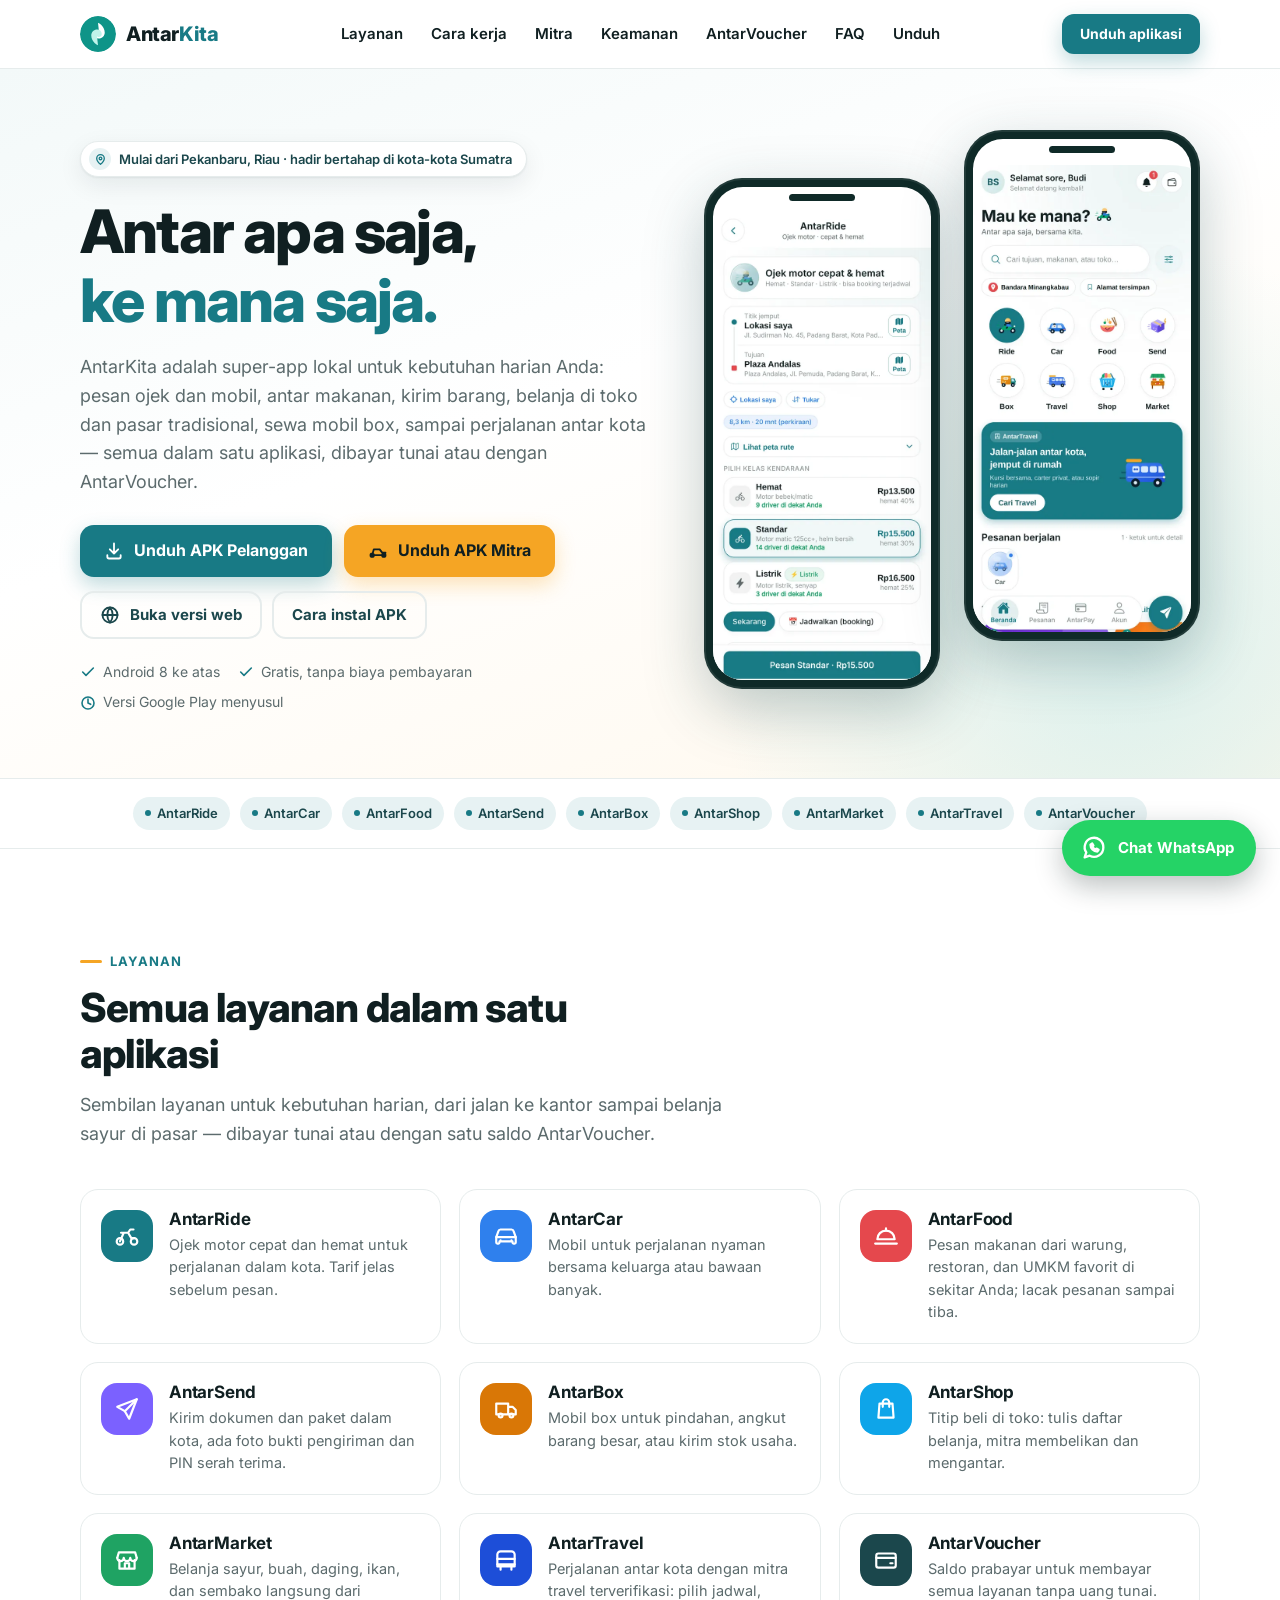
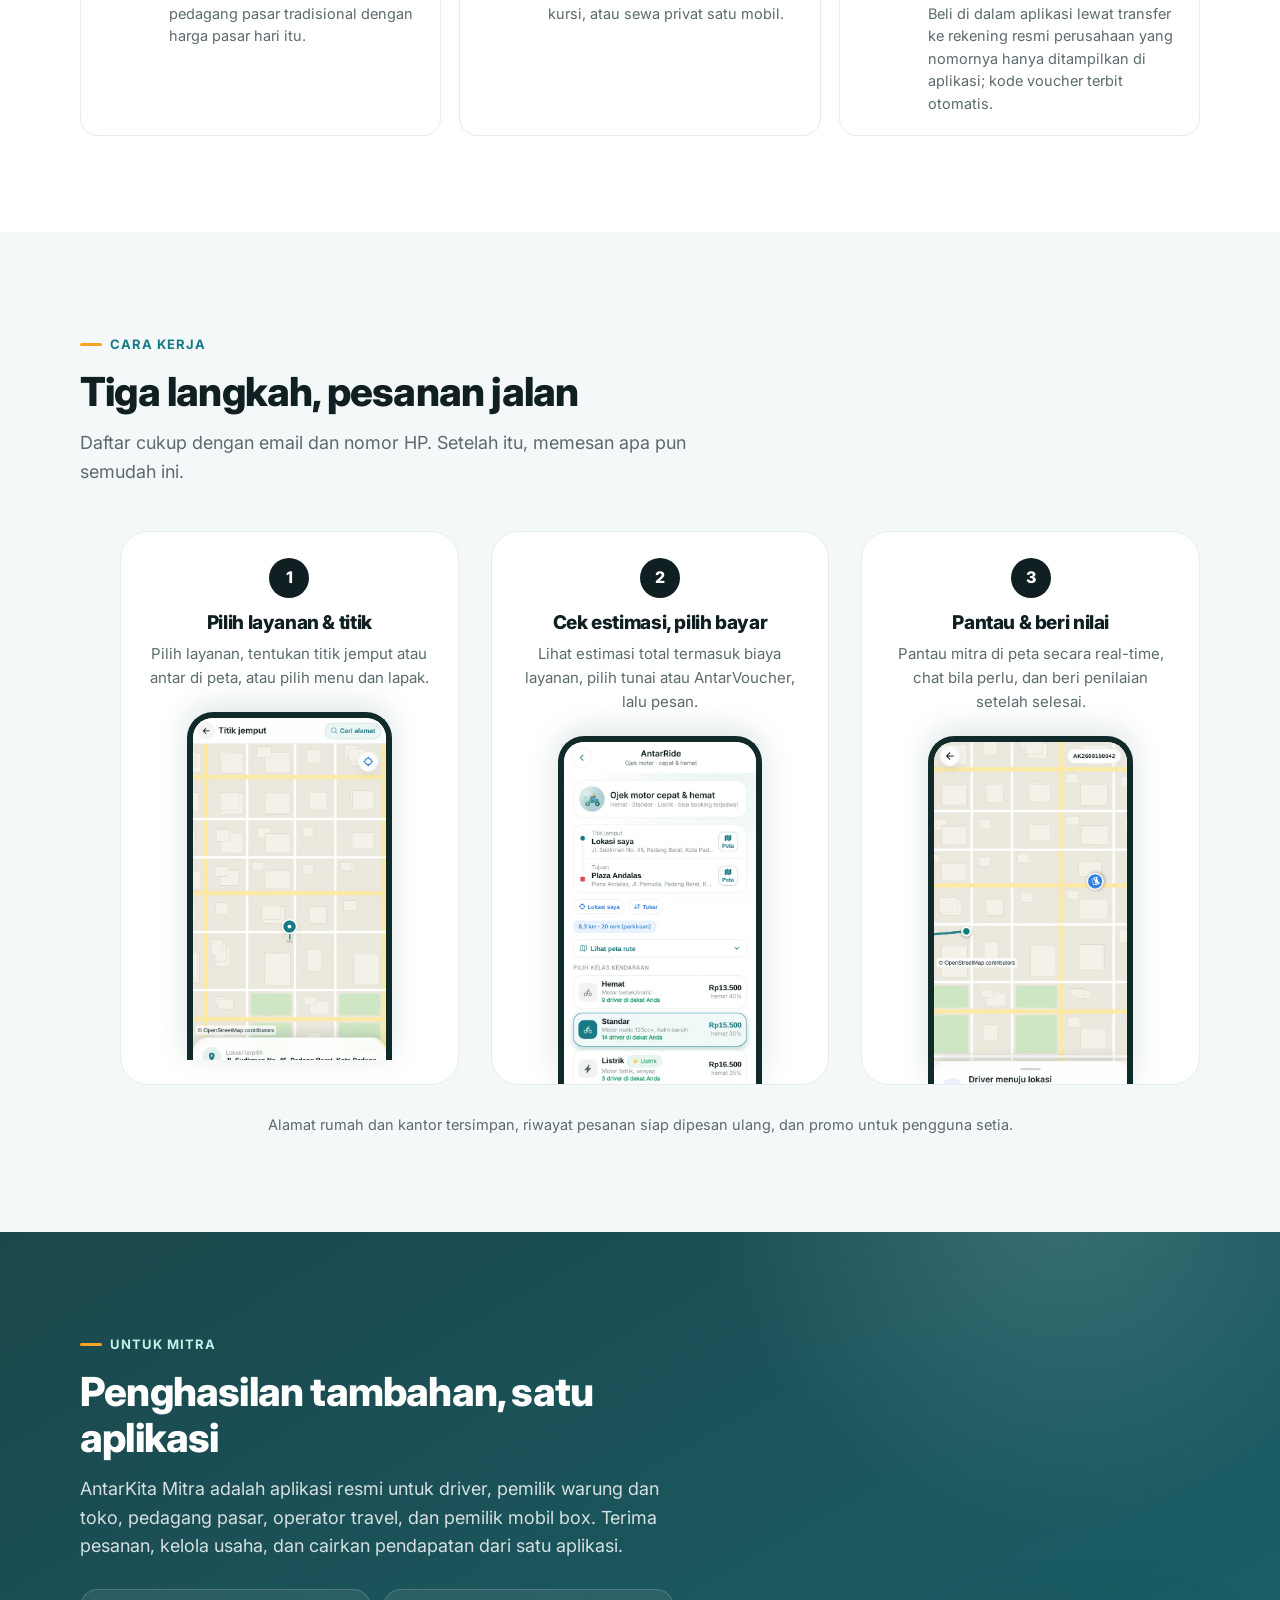
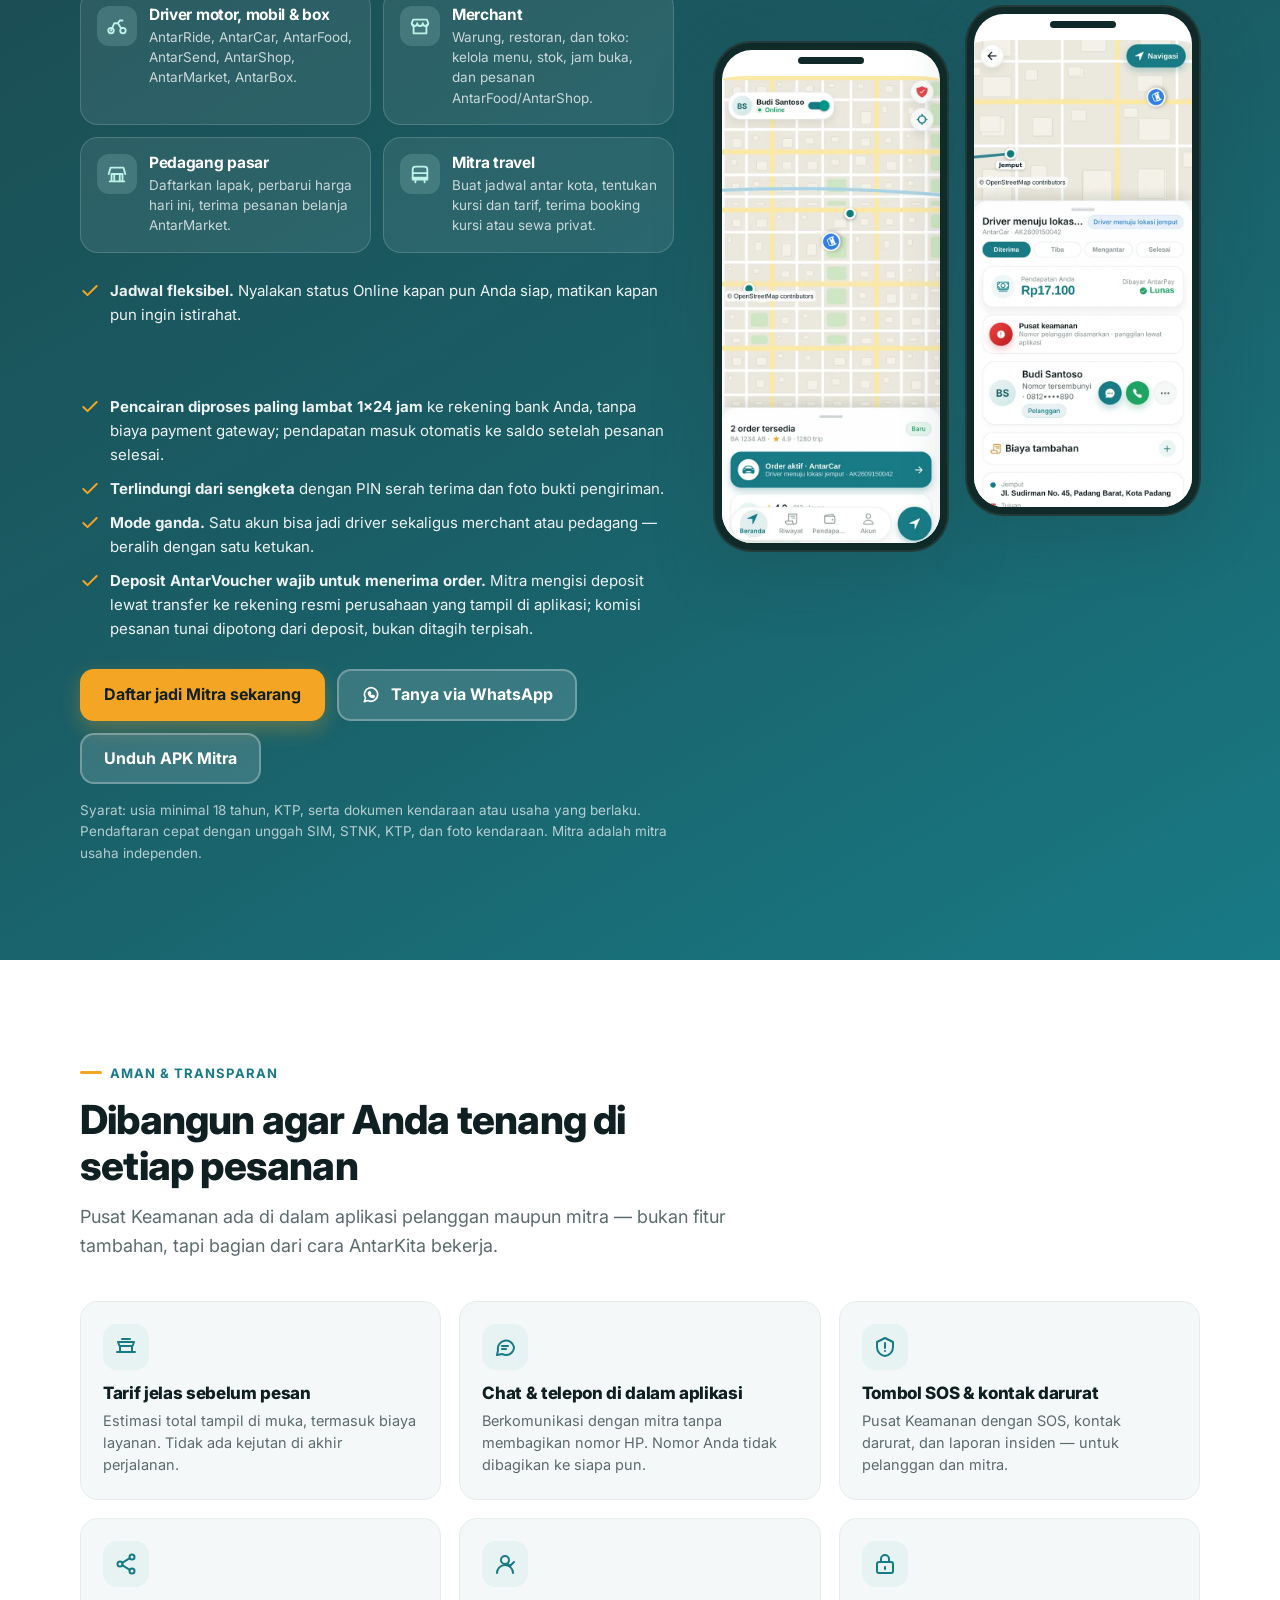
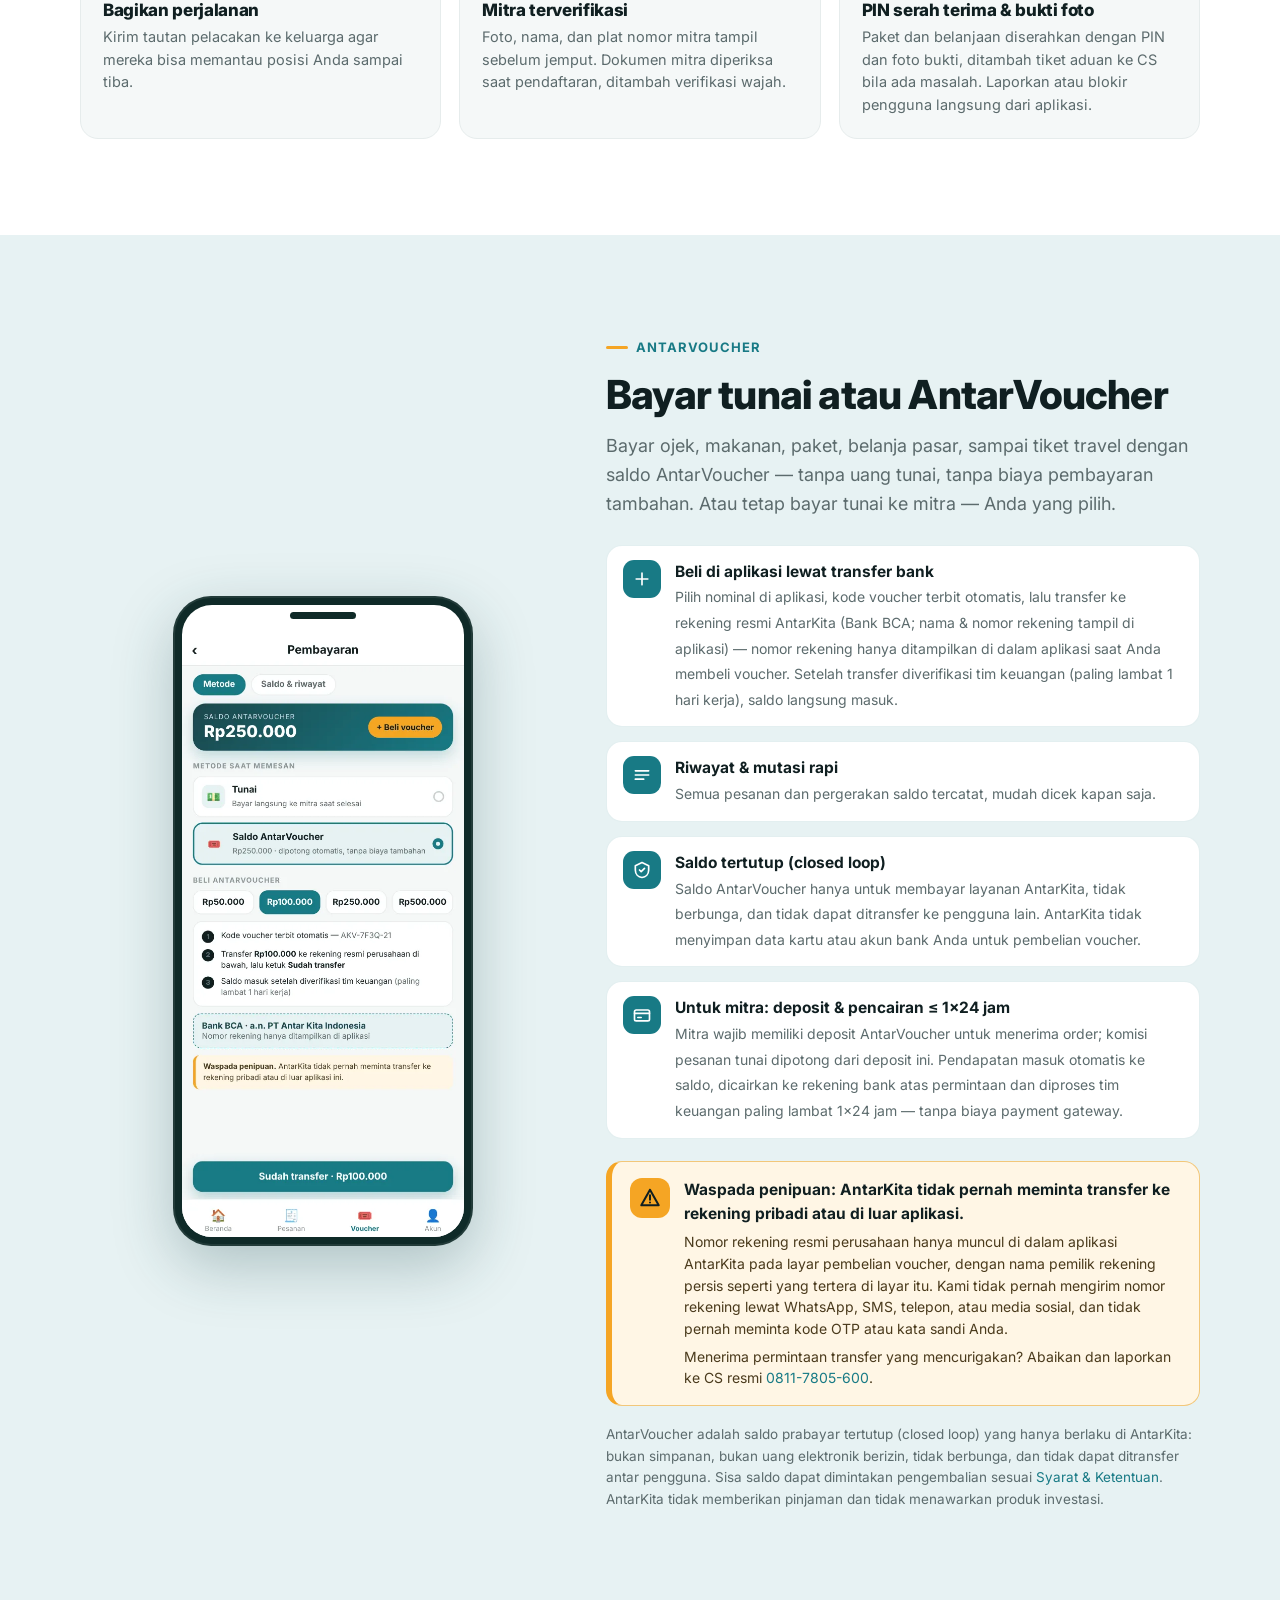
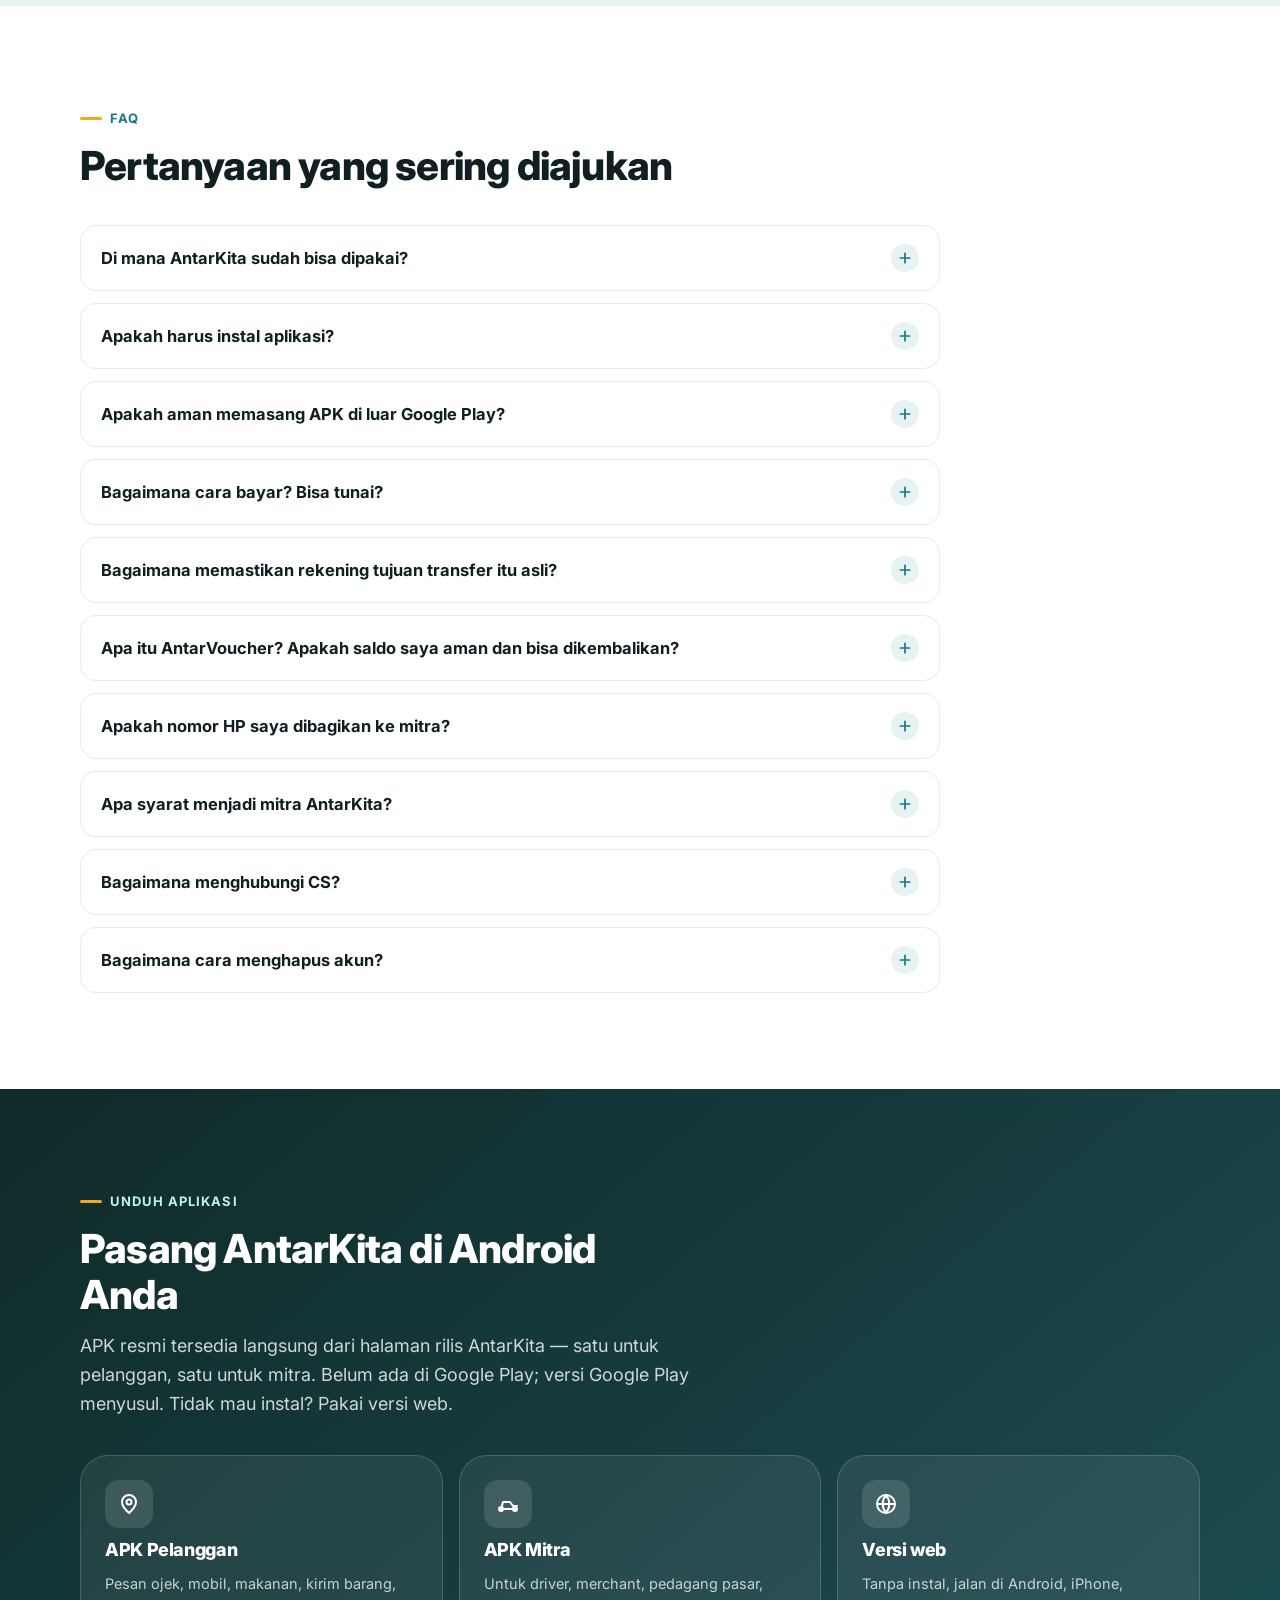
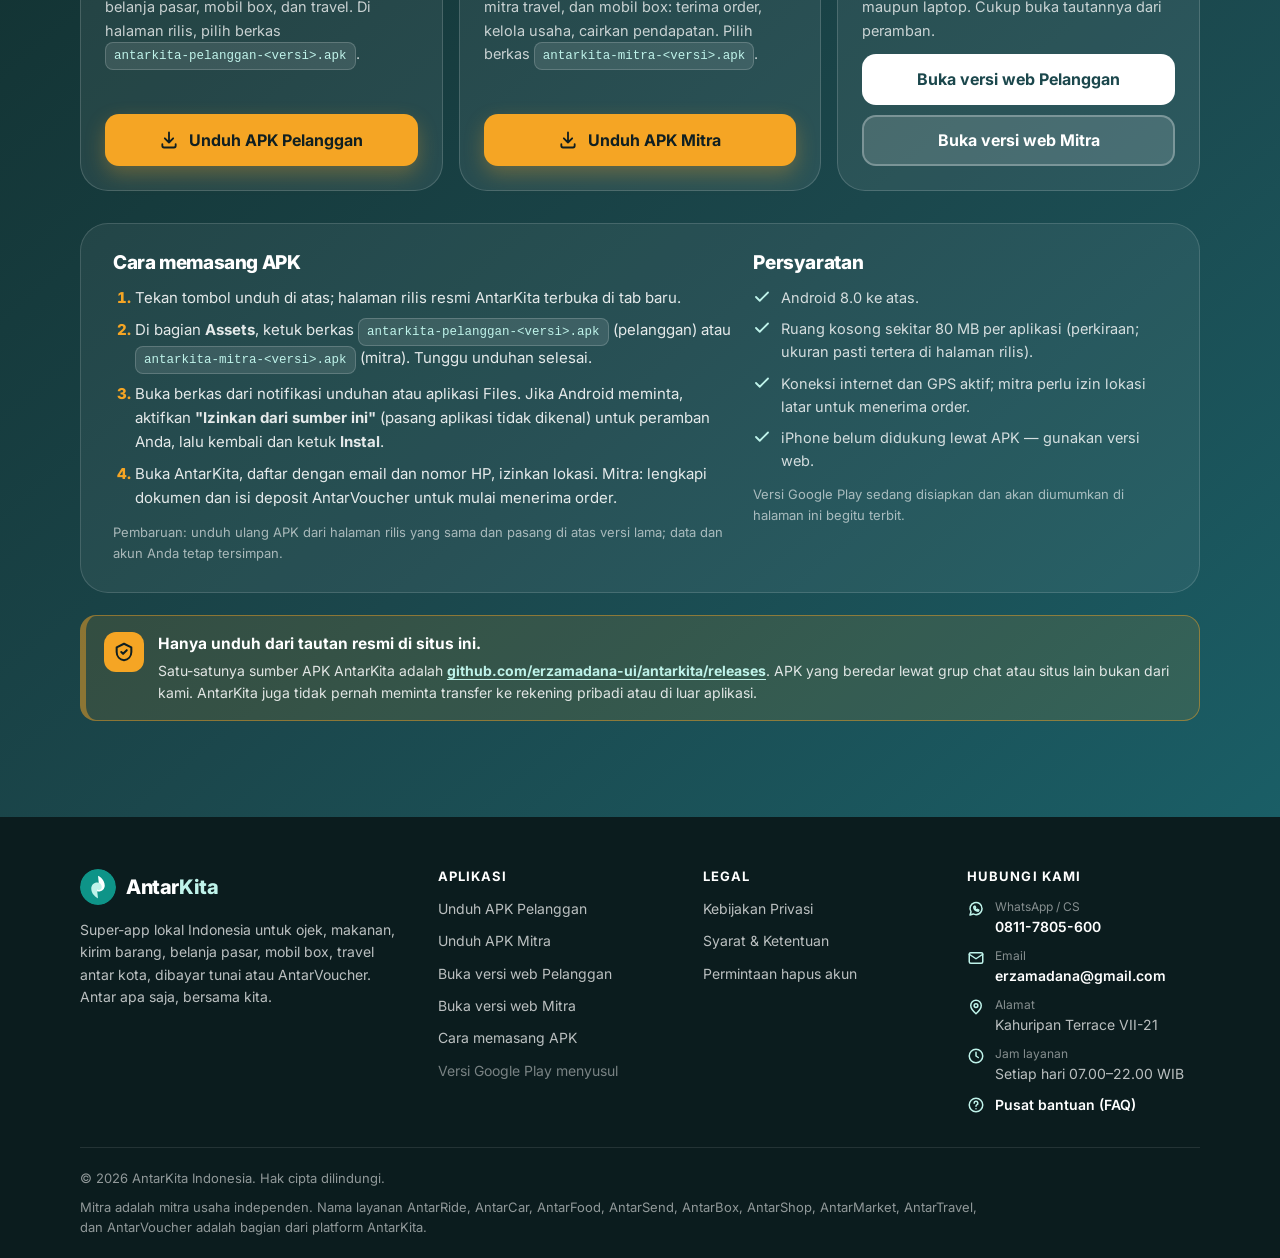
<file: index.html>
<!DOCTYPE html>
<html lang="id">
<head>
<meta charset="utf-8">
<meta name="viewport" content="width=device-width, initial-scale=1, viewport-fit=cover">
<title>AntarKita — Ojek, Makanan, Kirim &amp; Belanja dalam Satu Aplikasi</title>
<meta name="description" content="AntarKita: super-app lokal untuk ojek, mobil, antar makanan, kirim barang, belanja pasar, mobil box &amp; travel antar kota. Bayar tunai atau AntarVoucher. Unduh APK Android resmi (Pelanggan &amp; Mitra) atau pakai versi web.">
<link rel="canonical" href="https://antarkitaindonesia.com/">
<meta name="theme-color" content="#187A85">
<meta name="robots" content="index,follow">
<link rel="icon" type="image/png" href="assets/favicon.png">
<link rel="apple-touch-icon" href="assets/apple-touch-icon.png">

<!-- Open Graph / Twitter -->
<meta property="og:type" content="website">
<meta property="og:site_name" content="AntarKita">
<meta property="og:locale" content="id_ID">
<meta property="og:url" content="https://antarkitaindonesia.com/">
<meta property="og:title" content="AntarKita — Ojek, Makanan, Kirim &amp; Belanja dalam Satu Aplikasi">
<meta property="og:description" content="Ojek, mobil, makanan, kirim barang, belanja pasar, mobil box, travel antar kota — bayar tunai atau AntarVoucher. Unduh APK Android resmi atau pakai versi web. Mulai dari Pekanbaru, Riau.">
<meta property="og:image" content="https://antarkitaindonesia.com/assets/og-image.jpg">
<meta property="og:image:width" content="1200">
<meta property="og:image:height" content="630">
<meta property="og:image:alt" content="Logo AntarKita dengan tagline Antar apa saja, ke mana saja">
<meta name="twitter:card" content="summary_large_image">
<meta name="twitter:title" content="AntarKita — Ojek, Makanan, Kirim &amp; Belanja dalam Satu Aplikasi">
<meta name="twitter:description" content="Super-app lokal: ojek, makanan, kirim barang, belanja pasar, travel antar kota dalam satu aplikasi — bayar tunai atau AntarVoucher.">
<meta name="twitter:image" content="https://antarkitaindonesia.com/assets/og-image.jpg">

<!-- Font -->
<link rel="preconnect" href="https://fonts.googleapis.com">
<link rel="preconnect" href="https://fonts.gstatic.com" crossorigin>
<link rel="stylesheet" href="https://fonts.googleapis.com/css2?family=Inter:wght@400;500;600;700;800&display=swap">

<!-- Data terstruktur -->
<script type="application/ld+json">
{
  "@context": "https://schema.org",
  "@graph": [
    {
      "@type": "Organization",
      "@id": "https://antarkitaindonesia.com/#org",
      "name": "AntarKita Indonesia",
      "alternateName": "AntarKita",
      "url": "https://antarkitaindonesia.com/",
      "logo": "https://antarkitaindonesia.com/assets/apple-touch-icon.png",
      "email": "erzamadana@gmail.com",
      "telephone": "+62-811-7805-600",
      "founder": { "@type": "Person", "name": "Erza Pradipta Madana" },
      "areaServed": { "@type": "Place", "name": "Pekanbaru, Riau, Indonesia" },
      "address": { "@type": "PostalAddress", "streetAddress": "Kahuripan Terrace VII-21", "addressCountry": "ID" },
      "contactPoint": {
        "@type": "ContactPoint",
        "contactType": "customer service",
        "telephone": "+62-811-7805-600",
        "email": "erzamadana@gmail.com",
        "url": "https://wa.me/628117805600",
        "availableLanguage": "id"
      }
    },
    {
      "@type": "MobileApplication",
      "name": "AntarKita: Ojek, Makan, Kirim",
      "operatingSystem": "Android, Web",
      "applicationCategory": "TravelApplication",
      "url": "https://apps.antarkitaindonesia.com/",
      "downloadUrl": "https://github.com/erzamadana-ui/antarkita/releases/latest",
      "installUrl": "https://apps.antarkitaindonesia.com/",
      "inLanguage": "id",
      "offers": { "@type": "Offer", "price": "0", "priceCurrency": "IDR" },
      "publisher": { "@id": "https://antarkitaindonesia.com/#org" },
      "description": "Pesan ojek dan mobil, antar makanan, kirim barang, belanja di toko dan pasar tradisional, sewa mobil box, sampai perjalanan antar kota — semuanya dalam satu aplikasi, dibayar tunai atau dengan saldo AntarVoucher."
    },
    {
      "@type": "MobileApplication",
      "name": "AntarKita Mitra: Driver & Toko",
      "operatingSystem": "Android, Web",
      "applicationCategory": "BusinessApplication",
      "url": "https://apps.antarkitaindonesia.com/mitra/",
      "downloadUrl": "https://github.com/erzamadana-ui/antarkita/releases/latest",
      "installUrl": "https://apps.antarkitaindonesia.com/mitra/",
      "inLanguage": "id",
      "offers": { "@type": "Offer", "price": "0", "priceCurrency": "IDR" },
      "publisher": { "@id": "https://antarkitaindonesia.com/#org" },
      "description": "Aplikasi resmi mitra AntarKita: driver ojek/mobil, merchant, pedagang pasar, mitra travel, dan mobil box. Terima pesanan, kelola usaha, dan cairkan pendapatan ke rekening bank — diproses tim keuangan paling lambat 1×24 jam."
    },
    {
      "@type": "WebSite",
      "url": "https://antarkitaindonesia.com/",
      "name": "AntarKita",
      "inLanguage": "id",
      "publisher": { "@id": "https://antarkitaindonesia.com/#org" }
    }
  ]
}
</script>

<style>
/* ===== Token ===== */
:root{
  --teal:#187A85; --teal-dark:#1A5E66; --teal-deep:#1B474C; --teal-light:#E7F2F3; --mint:#BFE9EA; --mint-bright:#BFF3EA;
  --accent:#F5A524; --accent-light:#FFF3DD;
  --ink:#101F21; --muted:#5C6B6D; --faint:#8A9899; --border:#E6ECEC; --bg:#FFFFFF; --bg-soft:#F5F8F8;
  --radius:18px; --radius-lg:28px;
  --shadow:0 1px 2px rgba(16,31,33,.06),0 8px 24px rgba(16,31,33,.08);
  --shadow-lg:0 20px 60px rgba(27,71,76,.28);
  --max:1160px; --gutter:20px;
  --font:'Inter',system-ui,-apple-system,'Segoe UI',Roboto,Helvetica,Arial,sans-serif;
}
*{box-sizing:border-box}
html{scroll-behavior:smooth;-webkit-text-size-adjust:100%}
@media (prefers-reduced-motion:reduce){html{scroll-behavior:auto}}
body{margin:0;font-family:var(--font);color:var(--ink);background:var(--bg);line-height:1.6;font-size:16px;overflow-x:hidden}
img,svg{display:block;max-width:100%}
a{color:var(--teal);text-decoration:none}
a:hover{text-decoration:underline}
h1,h2,h3,h4{margin:0;line-height:1.15;letter-spacing:-.02em;font-weight:800}
p{margin:0}
ul{margin:0;padding:0;list-style:none}
:focus-visible{outline:3px solid var(--accent);outline-offset:3px;border-radius:6px}
.skip{position:absolute;left:-9999px;top:8px;background:var(--ink);color:#fff;padding:10px 16px;border-radius:8px;z-index:200}
.skip:focus{left:16px}
.wrap{max-width:var(--max);margin:0 auto;padding-inline:var(--gutter)}
.wrap>*{min-width:0}
.section{padding-block:64px}
@media (min-width:900px){.section{padding-block:96px}}
.eyebrow{display:inline-flex;align-items:center;gap:8px;font-size:13px;font-weight:700;letter-spacing:.08em;text-transform:uppercase;color:var(--teal);margin-bottom:14px}
.eyebrow::before{content:"";width:22px;height:3px;border-radius:3px;background:var(--accent)}
.h2{font-size:clamp(28px,4vw,40px);max-width:22ch}
.lead{color:var(--muted);font-size:clamp(16px,1.6vw,18px);max-width:60ch;margin-top:14px}
.sr{position:absolute;width:1px;height:1px;overflow:hidden;clip:rect(0 0 0 0);white-space:nowrap}

/* ===== Tombol ===== */
.btn{display:inline-flex;align-items:center;justify-content:center;gap:10px;font-weight:700;font-size:16px;padding:14px 22px;border-radius:14px;border:2px solid transparent;cursor:pointer;transition:transform .15s ease,box-shadow .15s ease,background .15s ease;text-decoration:none!important;line-height:1.2;white-space:nowrap}
.btn:hover{transform:translateY(-1px)}
.btn svg{width:20px;height:20px;flex:none}
.btn-primary{background:var(--teal);color:#fff;box-shadow:0 8px 20px rgba(24,122,133,.28)}
.btn-primary:hover{background:var(--teal-dark)}
.btn-accent{background:var(--accent);color:var(--ink);box-shadow:0 8px 20px rgba(245,165,36,.3)}
.btn-accent:hover{background:#e6971a}
.btn-outline{background:transparent;color:var(--teal-deep);border-color:var(--border)}
.btn-outline:hover{border-color:var(--teal);background:var(--teal-light)}
.btn-ghost-light{background:rgba(255,255,255,.14);color:#fff;border-color:rgba(255,255,255,.28)}
.btn-ghost-light:hover{background:rgba(255,255,255,.22)}
.btn-white{background:#fff;color:var(--teal-deep)}
.btn-white:hover{background:var(--mint-bright)}
.btn[aria-disabled="true"]{background:#E9EEEE;color:var(--faint);box-shadow:none;cursor:not-allowed;transform:none;border-color:transparent}
.btn-sm{padding:10px 16px;font-size:14px;border-radius:12px}

/* ===== Navbar ===== */
.nav{position:sticky;top:0;z-index:100;background:rgba(255,255,255,.88);backdrop-filter:saturate(180%) blur(12px);-webkit-backdrop-filter:saturate(180%) blur(12px);border-bottom:1px solid var(--border)}
.nav .wrap{display:flex;align-items:center;justify-content:space-between;height:68px;gap:16px}
.brand{display:flex;align-items:center;gap:10px;font-weight:800;font-size:20px;letter-spacing:-.02em;color:var(--ink)}
.brand:hover{text-decoration:none}
.brand img{width:36px;height:36px;border-radius:50%}
.brand em{font-style:normal;color:var(--teal)}
.menu{display:none;align-items:center;gap:4px}
.menu a{color:var(--ink);font-weight:600;font-size:15px;padding:8px 12px;border-radius:10px}
.menu a:hover{background:var(--teal-light);text-decoration:none;color:var(--teal-deep)}
.nav-cta{display:none}
.burger{display:inline-flex;align-items:center;justify-content:center;width:44px;height:44px;border-radius:12px;border:1px solid var(--border);background:#fff;cursor:pointer;color:var(--ink)}
.burger svg{width:22px;height:22px}
.mobile-menu{display:none;border-top:1px solid var(--border);background:#fff;padding:12px var(--gutter) 20px}
.mobile-menu[data-open="true"]{display:block}
.mobile-menu a{display:block;padding:12px 8px;font-weight:600;color:var(--ink);border-radius:10px}
.mobile-menu a:hover{background:var(--teal-light);text-decoration:none}
.mobile-menu .btn{width:100%;margin-top:8px}
@media (min-width:900px){
  .menu,.nav-cta{display:inline-flex}
  .burger,.mobile-menu{display:none!important}
}

/* ===== Hero ===== */
.hero{position:relative;overflow:hidden;background:linear-gradient(160deg,#F3F9F9 0%,#FFFFFF 45%,#FFF8EC 100%)}
.hero::before{content:"";position:absolute;inset:auto -20% -40% auto;width:70vw;max-width:820px;aspect-ratio:1;border-radius:50%;background:radial-gradient(closest-side,rgba(191,233,234,.55),rgba(191,233,234,0));pointer-events:none}
.hero .wrap{display:grid;gap:40px;padding-block:48px 40px;position:relative}
.hero-copy{max-width:600px}
.pill{display:inline-flex;align-items:center;gap:8px;background:#fff;border:1px solid var(--border);border-radius:999px;padding:6px 14px 6px 8px;font-size:13px;font-weight:600;color:var(--teal-deep);box-shadow:var(--shadow)}
.pill .dot{width:22px;height:22px;border-radius:50%;background:var(--teal-light);display:inline-flex;align-items:center;justify-content:center;color:var(--teal)}
.pill .dot svg{width:13px;height:13px}
.hero h1{font-size:clamp(36px,6vw,60px);margin-top:20px;letter-spacing:-.03em}
.hero h1 em{font-style:normal;color:var(--teal);position:relative;white-space:nowrap}
.hero h1 em::after{content:"";position:absolute;left:0;right:0;bottom:2px;height:.16em;background:var(--mint);z-index:-1;border-radius:4px}
.hero .lead{margin-top:18px}
.hero-cta{display:flex;flex-wrap:wrap;gap:12px;margin-top:28px}
.hero-dl{display:flex;flex-wrap:wrap;gap:10px;margin-top:14px}
.hero-dl .btn{padding:12px 18px;font-size:15px}
@media (max-width:420px){.hero-cta .btn,.hero-dl .btn{width:100%}}
.hero-note{display:flex;flex-wrap:wrap;gap:8px 18px;margin-top:22px;font-size:14px;color:var(--muted)}
.hero-note li{display:inline-flex;align-items:center;gap:7px}
.hero-note svg{width:16px;height:16px;color:var(--teal)}
.hero-visual{display:flex;justify-content:center;align-items:flex-end;gap:16px;position:relative;padding-top:12px}
.hero-visual .phone:nth-child(2){transform:translateY(-32px)}
@media (min-width:900px){
  .hero .wrap{grid-template-columns:1.05fr .95fr;align-items:center;padding-block:72px 64px;min-height:640px}
  .hero-visual{justify-content:flex-end;gap:24px}
  .hero-visual .phone:nth-child(2){transform:translateY(-48px)}
}

/* ===== Ponsel mockup ===== */
.phone{width:min(41vw,236px);min-width:0;aspect-ratio:412/892;background:#0F2A28;border-radius:38px;padding:9px;box-shadow:var(--shadow-lg),inset 0 0 0 2px rgba(255,255,255,.08);position:relative;flex:none}
.phone::before{content:"";position:absolute;top:16px;left:50%;transform:translateX(-50%);width:66px;height:7px;border-radius:99px;background:#0F2A28;z-index:2}
.phone img{width:100%;height:100%;object-fit:cover;object-position:top;border-radius:30px;background:#fff;padding-top:26px}
.phone-sm{width:min(38vw,180px);border-radius:30px;padding:7px}
.phone-sm img{border-radius:24px;padding-top:20px}
.phone-sm::before{width:48px;height:6px;top:12px}
.phone-lg{width:min(80vw,280px)}
@media (min-width:900px){.phone-lg{width:300px}}

/* ===== Strip layanan (chip) ===== */
.strip{border-top:1px solid var(--border);border-bottom:1px solid var(--border);background:#fff}
.strip .wrap{display:flex;gap:10px;flex-wrap:wrap;justify-content:center;padding-block:18px}
.chip{display:inline-flex;align-items:center;gap:6px;padding:6px 12px;border-radius:999px;background:var(--teal-light);color:var(--teal-deep);font-weight:600;font-size:13px}
.chip::before{content:"";width:6px;height:6px;border-radius:50%;background:var(--teal)}

/* ===== Layanan ===== */
.services{display:grid;gap:14px;margin-top:40px;grid-template-columns:1fr}
@media (min-width:560px){.services{grid-template-columns:repeat(2,1fr)}}
@media (min-width:960px){.services{grid-template-columns:repeat(3,1fr);gap:18px}}
.svc{display:flex;gap:16px;align-items:flex-start;background:#fff;border:1px solid var(--border);border-radius:var(--radius);padding:20px;transition:box-shadow .2s ease,transform .2s ease,border-color .2s ease}
.svc:hover{box-shadow:var(--shadow);transform:translateY(-2px);border-color:var(--mint)}
.svc .ic{flex:none;width:52px;height:52px;border-radius:16px;display:grid;place-items:center;color:#fff}
.svc .ic svg{width:26px;height:26px}
.svc h3{font-size:17px;font-weight:700;letter-spacing:-.01em}
.svc p{color:var(--muted);font-size:14.5px;margin-top:4px;line-height:1.55}
.c-ride{background:#187A85}.c-car{background:#2F80ED}.c-food{background:#E5484D}.c-send{background:#7B61FF}.c-box{background:#D97706}.c-shop{background:#0EA5E9}.c-market{background:#1FA363}.c-travel{background:#1D4ED8}.c-pay{background:#1B474C}

/* ===== Cara kerja ===== */
.how{background:var(--bg-soft)}
.steps{display:grid;gap:28px;margin-top:44px}
@media (min-width:900px){.steps{grid-template-columns:repeat(3,1fr);gap:32px}}
.step{background:#fff;border:1px solid var(--border);border-radius:var(--radius-lg);padding:26px 22px 0;display:flex;flex-direction:column;align-items:center;text-align:center;overflow:hidden}
.step .num{width:40px;height:40px;border-radius:50%;background:var(--ink);color:#fff;font-weight:800;display:grid;place-items:center;font-size:16px}
.step h3{font-size:19px;margin-top:14px}
.step p{color:var(--muted);font-size:15px;margin-top:8px;max-width:32ch}
.step .shot{margin-top:22px;width:min(70%,210px);aspect-ratio:412/700;border-radius:26px 26px 0 0;overflow:hidden;box-shadow:0 -6px 30px rgba(27,71,76,.15);border:6px solid #0F2A28;border-bottom:0}
.step .shot img{width:100%;height:100%;object-fit:cover;object-position:top}
.how-foot{margin-top:28px;text-align:center;color:var(--muted);font-size:14.5px}

/* ===== Mitra ===== */
.mitra{background:linear-gradient(150deg,var(--teal-deep) 0%,var(--teal-dark) 55%,var(--teal) 100%);color:#fff;position:relative;overflow:hidden}
.mitra::after{content:"";position:absolute;right:-10%;top:-30%;width:60vw;max-width:700px;aspect-ratio:1;border-radius:50%;background:radial-gradient(closest-side,rgba(191,243,234,.18),rgba(191,243,234,0));pointer-events:none}
.mitra .eyebrow{color:var(--mint-bright)}
.mitra .lead{color:rgba(255,255,255,.82)}
.mitra .wrap{display:grid;gap:40px;position:relative}
@media (min-width:960px){.mitra .wrap{grid-template-columns:1.1fr .9fr;align-items:center}}
.roles{display:grid;gap:12px;margin-top:28px;grid-template-columns:1fr}
@media (min-width:560px){.roles{grid-template-columns:repeat(2,1fr)}}
.role{background:rgba(255,255,255,.08);border:1px solid rgba(255,255,255,.16);border-radius:var(--radius);padding:16px;display:flex;gap:12px;align-items:flex-start}
.role .ic{flex:none;width:40px;height:40px;border-radius:12px;background:rgba(191,243,234,.16);display:grid;place-items:center;color:var(--mint-bright)}
.role .ic svg{width:22px;height:22px}
.role h3{font-size:15.5px;font-weight:700}
.role p{font-size:13.5px;color:rgba(255,255,255,.75);margin-top:3px;line-height:1.5}
.benefits{display:grid;gap:10px;margin-top:26px}
.benefits li{display:flex;gap:10px;align-items:flex-start;font-size:15px;color:rgba(255,255,255,.92)}
.benefits svg{flex:none;width:20px;height:20px;color:var(--accent);margin-top:2px}
.mitra-cta{display:flex;flex-wrap:wrap;gap:12px;margin-top:28px}
.mitra-req{margin-top:16px;font-size:13.5px;color:rgba(255,255,255,.68)}
.mitra-visual{display:flex;justify-content:center;align-items:flex-end;gap:16px}
.mitra-visual .phone:nth-child(2){transform:translateY(-36px)}

/* ===== Keamanan ===== */
.safe-grid{display:grid;gap:14px;margin-top:40px;grid-template-columns:1fr}
@media (min-width:560px){.safe-grid{grid-template-columns:repeat(2,1fr)}}
@media (min-width:960px){.safe-grid{grid-template-columns:repeat(3,1fr);gap:18px}}
.safe{background:var(--bg-soft);border:1px solid var(--border);border-radius:var(--radius);padding:22px}
.safe .ic{width:46px;height:46px;border-radius:14px;background:var(--teal-light);color:var(--teal);display:grid;place-items:center}
.safe .ic svg{width:24px;height:24px}
.safe h3{font-size:17px;margin-top:14px}
.safe p{color:var(--muted);font-size:14.5px;margin-top:6px;line-height:1.55}

/* ===== AntarPay ===== */
.pay{background:var(--teal-light)}
.pay .wrap{display:grid;gap:40px;align-items:center}
@media (min-width:900px){.pay .wrap{grid-template-columns:.9fr 1.1fr}}
.pay-visual{display:flex;justify-content:center}
.pay-list{display:grid;gap:14px;margin-top:26px}
.pay-list li{display:flex;gap:14px;align-items:flex-start;background:#fff;border-radius:16px;padding:14px 16px;border:1px solid rgba(24,122,133,.12)}
.pay-list .ic{flex:none;width:38px;height:38px;border-radius:11px;background:var(--teal);color:#fff;display:grid;place-items:center}
.pay-list .ic svg{width:20px;height:20px}
.pay-list strong{display:block;font-size:15.5px}
.pay-list span{font-size:14px;color:var(--muted)}
.pay-note{margin-top:18px;font-size:13.5px;color:var(--muted)}

/* ===== Kotak peringatan anti-penipuan ===== */
.warn{display:flex;gap:14px;align-items:flex-start;margin-top:22px;background:#FFF6E5;border:1.5px solid #F2C77A;border-left:6px solid var(--accent);border-radius:16px;padding:16px 18px;color:var(--ink)}
.warn .ic{flex:none;width:40px;height:40px;border-radius:12px;background:var(--accent);color:var(--ink);display:grid;place-items:center}
.warn .ic svg{width:22px;height:22px}
.warn strong{display:block;font-size:15.5px;margin-bottom:4px}
.warn p{font-size:14px;line-height:1.55;color:#4A3A1C}
.warn p+p{margin-top:6px}
.download .warn{background:rgba(245,165,36,.12);border-color:rgba(245,165,36,.45);color:#fff}
.download .warn p{color:rgba(255,255,255,.85)}
.download .warn a.link{color:var(--mint-bright);font-weight:700;text-decoration:underline;text-underline-offset:3px}

/* ===== FAQ ===== */
.faq-list{margin-top:36px;display:grid;gap:12px;max-width:860px}
details{background:#fff;border:1px solid var(--border);border-radius:16px;padding:0 20px;transition:border-color .2s}
details[open]{border-color:var(--mint);box-shadow:var(--shadow)}
summary{cursor:pointer;list-style:none;display:flex;justify-content:space-between;align-items:center;gap:16px;padding:18px 0;font-weight:700;font-size:16.5px}
summary::-webkit-details-marker{display:none}
summary .pm{flex:none;width:28px;height:28px;border-radius:50%;background:var(--teal-light);color:var(--teal);display:grid;place-items:center;transition:transform .2s}
summary .pm svg{width:16px;height:16px}
details[open] summary .pm{transform:rotate(45deg)}
details p{padding:0 0 18px;color:var(--muted);font-size:15px;line-height:1.65}

/* ===== Unduh ===== */
.download{background:linear-gradient(140deg,#0F2A28 0%,var(--teal-deep) 60%,var(--teal-dark) 100%);color:#fff}
.download .eyebrow{color:var(--mint-bright)}
.download .lead{color:rgba(255,255,255,.8)}
.dl-grid{display:grid;gap:16px;margin-top:36px}
@media (min-width:900px){.dl-grid{grid-template-columns:repeat(3,1fr)}}
.dl{background:rgba(255,255,255,.07);border:1px solid rgba(255,255,255,.16);border-radius:var(--radius-lg);padding:24px;display:flex;flex-direction:column;gap:12px}
.dl .ic{width:48px;height:48px;border-radius:14px;background:rgba(255,255,255,.12);display:grid;place-items:center;color:#fff}
.dl .ic svg{width:24px;height:24px}
.dl h3{font-size:18px}
.dl p{font-size:14.5px;color:rgba(255,255,255,.75);flex:1}
.dl .btn{width:100%}
.dl .tag{display:inline-flex;align-self:flex-start;font-size:12px;font-weight:700;letter-spacing:.06em;text-transform:uppercase;background:var(--accent);color:var(--ink);padding:4px 10px;border-radius:999px}
.dl .btn+.btn{margin-top:-2px}
.download .file{display:inline-block;font-family:ui-monospace,SFMono-Regular,Menlo,Consolas,monospace;font-size:12.5px;background:rgba(255,255,255,.1);border:1px solid rgba(255,255,255,.18);border-radius:8px;padding:3px 8px;color:var(--mint-bright);word-break:break-all}
.dl-mitra{margin-top:28px;display:flex;flex-wrap:wrap;align-items:center;gap:12px 20px;font-size:15px;color:rgba(255,255,255,.85);border-top:1px solid rgba(255,255,255,.14);padding-top:24px}
.dl-mitra .sep{display:none}
@media (min-width:700px){.dl-mitra .sep{display:inline}}
.dl-mitra a.link{color:var(--mint-bright);font-weight:700;text-decoration:underline;text-underline-offset:3px}
.howto{margin-top:32px;display:grid;gap:20px;background:rgba(255,255,255,.06);border:1px solid rgba(255,255,255,.14);border-radius:var(--radius-lg);padding:24px}
@media (min-width:900px){.howto{grid-template-columns:1.2fr .8fr;padding:28px 32px}}
.howto h3{font-size:19px;margin-bottom:12px}
.howto ol{margin:0;padding-left:22px;display:grid;gap:8px;font-size:15px;color:rgba(255,255,255,.88)}
.howto ol li::marker{color:var(--accent);font-weight:800}
.howto ul{display:grid;gap:8px;font-size:14.5px;color:rgba(255,255,255,.8)}
.howto ul li{display:flex;gap:10px;align-items:flex-start}
.howto ul svg{flex:none;width:18px;height:18px;color:var(--mint-bright);margin-top:2px}
.howto .note{margin-top:12px;font-size:13px;color:rgba(255,255,255,.6)}

/* ===== Footer ===== */
footer{background:#0B1C1E;color:rgba(255,255,255,.72);font-size:14px}
.foot-grid{display:grid;gap:32px;padding-block:52px 32px}
@media (min-width:760px){.foot-grid{grid-template-columns:1.4fr 1fr 1fr 1fr}}
footer .brand{color:#fff}
footer .brand em{color:var(--mint-bright)}
footer h4{color:#fff;font-size:13px;letter-spacing:.08em;text-transform:uppercase;margin-bottom:14px;font-weight:700}
footer ul li+li{margin-top:10px}
footer a{color:rgba(255,255,255,.72)}
footer a:hover{color:#fff}
.foot-muted{color:rgba(255,255,255,.45)}
.foot-about p{margin-top:14px;max-width:38ch;line-height:1.6}
.foot-contact li{display:flex;gap:10px;align-items:flex-start;line-height:1.5}
.foot-contact svg{flex:none;width:18px;height:18px;margin-top:2px;color:var(--mint-bright)}
.foot-contact a{font-weight:600;color:#fff}
.foot-contact .lbl{display:block;font-size:12px;color:rgba(255,255,255,.5)}
.foot-contact address{font-style:normal}
.foot-bottom{border-top:1px solid rgba(255,255,255,.1);padding-block:20px;display:flex;flex-wrap:wrap;gap:8px 24px;justify-content:space-between;font-size:13px;color:rgba(255,255,255,.55)}
/* Ruang ekstra di bawah footer agar tombol WA mengambang tidak menutupi teks hak cipta di akhir halaman */
.foot-bottom{padding-bottom:calc(20px + 64px + env(safe-area-inset-bottom,0px))}
@media (min-width:900px){.foot-bottom{padding-bottom:20px;padding-right:200px}}

/* ===== Tombol WhatsApp mengambang ===== */
.wa-fab{position:fixed;right:16px;bottom:calc(16px + env(safe-area-inset-bottom,0px));z-index:90;display:inline-flex;align-items:center;justify-content:center;gap:10px;min-width:56px;height:56px;padding:0 14px;border-radius:999px;background:#25D366;color:#fff;font-weight:700;font-size:15px;box-shadow:0 10px 28px rgba(16,31,33,.28);text-decoration:none!important;transition:transform .15s ease,box-shadow .15s ease}
.wa-fab:hover{transform:translateY(-2px);box-shadow:0 14px 32px rgba(16,31,33,.32);background:#1EBE5A;color:#fff}
.wa-fab svg{width:28px;height:28px;flex:none}
.wa-fab span{display:none}
@media (min-width:900px){
  .wa-fab{right:24px;bottom:24px;padding:0 22px 0 18px}
  .wa-fab span{display:inline}
}
@media (prefers-reduced-motion:reduce){.wa-fab,.wa-fab:hover{transition:none;transform:none}}
@media print{.wa-fab{display:none}}

/* ===== Animasi reveal ===== */
.rv{opacity:0;transform:translateY(16px);transition:opacity .6s ease,transform .6s ease}
.rv.in{opacity:1;transform:none}
@media (prefers-reduced-motion:reduce){.rv{opacity:1;transform:none;transition:none}.btn:hover{transform:none}}
</style>
</head>
<body>
<a class="skip" href="#utama">Langsung ke konten</a>

<!-- ===== NAVBAR ===== -->
<header class="nav">
  <div class="wrap">
    <a class="brand" href="#" aria-label="AntarKita — beranda">
      <img src="assets/logo.svg" width="36" height="36" alt="">
      <span>Antar<em>Kita</em></span>
    </a>
    <nav class="menu" aria-label="Navigasi utama">
      <a href="#layanan">Layanan</a>
      <a href="#cara-kerja">Cara kerja</a>
      <a href="#mitra">Mitra</a>
      <a href="#keamanan">Keamanan</a>
      <a href="#antarpay">AntarVoucher</a>
      <a href="#faq">FAQ</a>
      <a href="#unduh">Unduh</a>
    </nav>
    <div style="display:flex;align-items:center;gap:10px">
      <a class="btn btn-primary btn-sm nav-cta" href="#unduh">Unduh aplikasi</a>
      <button class="burger" type="button" aria-label="Buka menu" aria-expanded="false" aria-controls="menu-mobile" id="burger">
        <svg viewBox="0 0 24 24" fill="none" stroke="currentColor" stroke-width="2" stroke-linecap="round" aria-hidden="true"><path d="M4 7h16M4 12h16M4 17h16"/></svg>
      </button>
    </div>
  </div>
  <div class="mobile-menu" id="menu-mobile" data-open="false">
    <a href="#layanan">Layanan</a>
    <a href="#cara-kerja">Cara kerja</a>
    <a href="#mitra">Untuk Mitra</a>
    <a href="#keamanan">Keamanan</a>
    <a href="#antarpay">AntarVoucher</a>
    <a href="#faq">FAQ</a>
    <a href="#unduh">Unduh aplikasi</a>
    <a class="btn btn-primary" href="https://github.com/erzamadana-ui/antarkita/releases/latest" target="_blank" rel="noopener">Unduh APK Pelanggan</a>
    <a class="btn btn-accent" href="https://github.com/erzamadana-ui/antarkita/releases/latest" target="_blank" rel="noopener">Unduh APK Mitra</a>
    <a class="btn btn-outline" href="https://apps.antarkitaindonesia.com/" rel="noopener">Buka versi web</a>
  </div>
</header>

<main id="utama">

<!-- ===== HERO ===== -->
<section class="hero" aria-labelledby="judul-hero">
  <div class="wrap">
    <div class="hero-copy">
      <!-- [ASUMSI] Wilayah: "mulai dari Pekanbaru, Riau" dan "hadir bertahap di kota-kota Sumatra" sesuai brief; tidak ada angka kota/pengguna. -->
      <span class="pill"><span class="dot"><svg viewBox="0 0 24 24" fill="none" stroke="currentColor" stroke-width="2.4" stroke-linecap="round" stroke-linejoin="round" aria-hidden="true"><path d="M12 21s7-6.2 7-11a7 7 0 1 0-14 0c0 4.8 7 11 7 11z"/><circle cx="12" cy="10" r="2.5"/></svg></span>Mulai dari Pekanbaru, Riau · hadir bertahap di kota-kota Sumatra</span>
      <h1 id="judul-hero">Antar apa saja, <em>ke mana saja.</em></h1>
      <p class="lead">AntarKita adalah super-app lokal untuk kebutuhan harian Anda: pesan ojek dan mobil, antar makanan, kirim barang, belanja di toko dan pasar tradisional, sewa mobil box, sampai perjalanan antar kota — semua dalam satu aplikasi, dibayar tunai atau dengan AntarVoucher.</p>
      <div class="hero-cta" role="group" aria-label="Unduh aplikasi">
        <a class="btn btn-primary" href="https://github.com/erzamadana-ui/antarkita/releases/latest" target="_blank" rel="noopener">
          <svg viewBox="0 0 24 24" fill="none" stroke="currentColor" stroke-width="2.2" stroke-linecap="round" stroke-linejoin="round" aria-hidden="true"><path d="M12 3v12M7 10l5 5 5-5"/><path d="M4 17v2a2 2 0 0 0 2 2h12a2 2 0 0 0 2-2v-2"/></svg>
          Unduh APK Pelanggan
        </a>
        <a class="btn btn-accent" href="https://github.com/erzamadana-ui/antarkita/releases/latest" target="_blank" rel="noopener">
          <svg viewBox="0 0 24 24" fill="none" stroke="currentColor" stroke-width="2.2" stroke-linecap="round" stroke-linejoin="round" aria-hidden="true"><path d="M5 17h14M7 17a2 2 0 1 1-4 0 2 2 0 0 1 4 0zm14 0a2 2 0 1 1-4 0 2 2 0 0 1 4 0zM5 17l2-7h7l3 4h4"/></svg>
          Unduh APK Mitra
        </a>
      </div>
      <div class="hero-dl">
        <a class="btn btn-outline" href="https://apps.antarkitaindonesia.com/" rel="noopener">
          <svg viewBox="0 0 24 24" fill="none" stroke="currentColor" stroke-width="2.2" stroke-linecap="round" stroke-linejoin="round" aria-hidden="true"><circle cx="12" cy="12" r="9"/><path d="M3 12h18M12 3a14 14 0 0 1 0 18M12 3a14 14 0 0 0 0 18"/></svg>
          Buka versi web
        </a>
        <a class="btn btn-outline" href="#unduh">Cara instal APK</a>
      </div>
      <!-- [ASUMSI] Syarat "Android 8 ke atas" (minSdk 26) dan ukuran APK "±80 MB" belum dicek dari build final; sesuaikan bila berbeda. -->
      <ul class="hero-note">
        <li><svg viewBox="0 0 24 24" fill="none" stroke="currentColor" stroke-width="2.4" stroke-linecap="round" stroke-linejoin="round" aria-hidden="true"><path d="M20 6 9 17l-5-5"/></svg>Android 8 ke atas</li>
        <li><svg viewBox="0 0 24 24" fill="none" stroke="currentColor" stroke-width="2.4" stroke-linecap="round" stroke-linejoin="round" aria-hidden="true"><path d="M20 6 9 17l-5-5"/></svg>Gratis, tanpa biaya pembayaran</li>
        <li><svg viewBox="0 0 24 24" fill="none" stroke="currentColor" stroke-width="2.4" stroke-linecap="round" stroke-linejoin="round" aria-hidden="true"><path d="M12 6v6l4 2"/><circle cx="12" cy="12" r="9"/></svg>Versi Google Play menyusul</li>
      </ul>
    </div>
    <div class="hero-visual" aria-hidden="true">
      <div class="phone"><img src="assets/pelanggan-ride.webp" width="560" height="1212" alt="" fetchpriority="high"></div>
      <div class="phone"><img src="assets/pelanggan-beranda.webp" width="560" height="1212" alt="" fetchpriority="high"></div>
    </div>
  </div>
</section>

<div class="strip" role="group" aria-label="Daftar layanan">
  <div class="wrap">
    <span class="chip">AntarRide</span><span class="chip">AntarCar</span><span class="chip">AntarFood</span><span class="chip">AntarSend</span><span class="chip">AntarBox</span><span class="chip">AntarShop</span><span class="chip">AntarMarket</span><span class="chip">AntarTravel</span><span class="chip">AntarVoucher</span>
  </div>
</div>

<!-- ===== LAYANAN ===== -->
<section class="section" id="layanan" aria-labelledby="judul-layanan">
  <div class="wrap">
    <div class="rv">
      <span class="eyebrow">Layanan</span>
      <h2 class="h2" id="judul-layanan">Semua layanan dalam satu aplikasi</h2>
      <p class="lead">Sembilan layanan untuk kebutuhan harian, dari jalan ke kantor sampai belanja sayur di pasar — dibayar tunai atau dengan satu saldo AntarVoucher.</p>
    </div>
    <div class="services">
      <article class="svc rv">
        <div class="ic c-ride"><svg viewBox="0 0 24 24" fill="none" stroke="currentColor" stroke-width="2" stroke-linecap="round" stroke-linejoin="round" aria-hidden="true"><circle cx="5.5" cy="17" r="3"/><circle cx="18.5" cy="17" r="3"/><path d="M5.5 17 9 9h4l3 5h2.5M13 9l2-3h3M9 9H6.5"/></svg></div>
        <div><h3>AntarRide</h3><p>Ojek motor cepat dan hemat untuk perjalanan dalam kota. Tarif jelas sebelum pesan.</p></div>
      </article>
      <article class="svc rv">
        <div class="ic c-car"><svg viewBox="0 0 24 24" fill="none" stroke="currentColor" stroke-width="2" stroke-linecap="round" stroke-linejoin="round" aria-hidden="true"><path d="M3 13l2-5.5A2 2 0 0 1 6.9 6h10.2a2 2 0 0 1 1.9 1.5L21 13v5a1 1 0 0 1-1 1h-1a1 1 0 0 1-1-1v-1H6v1a1 1 0 0 1-1 1H4a1 1 0 0 1-1-1v-5z"/><path d="M3 13h18M7 16h.01M17 16h.01"/></svg></div>
        <div><h3>AntarCar</h3><p>Mobil untuk perjalanan nyaman bersama keluarga atau bawaan banyak.</p></div>
      </article>
      <article class="svc rv">
        <div class="ic c-food"><svg viewBox="0 0 24 24" fill="none" stroke="currentColor" stroke-width="2" stroke-linecap="round" stroke-linejoin="round" aria-hidden="true"><path d="M4 15h16a8 8 0 0 0-16 0z"/><path d="M2 19h20M12 7V5"/></svg></div>
        <div><h3>AntarFood</h3><p>Pesan makanan dari warung, restoran, dan UMKM favorit di sekitar Anda; lacak pesanan sampai tiba.</p></div>
      </article>
      <article class="svc rv">
        <div class="ic c-send"><svg viewBox="0 0 24 24" fill="none" stroke="currentColor" stroke-width="2" stroke-linecap="round" stroke-linejoin="round" aria-hidden="true"><path d="M21 3 10 14"/><path d="M21 3 14 21l-4-7-7-4z"/></svg></div>
        <div><h3>AntarSend</h3><p>Kirim dokumen dan paket dalam kota, ada foto bukti pengiriman dan PIN serah terima.</p></div>
      </article>
      <article class="svc rv">
        <div class="ic c-box"><svg viewBox="0 0 24 24" fill="none" stroke="currentColor" stroke-width="2" stroke-linecap="round" stroke-linejoin="round" aria-hidden="true"><path d="M3 7h11v10H3zM14 10h4l3 3v4h-7z"/><circle cx="7" cy="18" r="1.8"/><circle cx="17" cy="18" r="1.8"/></svg></div>
        <div><h3>AntarBox</h3><p>Mobil box untuk pindahan, angkut barang besar, atau kirim stok usaha.</p></div>
      </article>
      <article class="svc rv">
        <div class="ic c-shop"><svg viewBox="0 0 24 24" fill="none" stroke="currentColor" stroke-width="2" stroke-linecap="round" stroke-linejoin="round" aria-hidden="true"><path d="M6 7h12l1 13H5z"/><path d="M9 10V6a3 3 0 0 1 6 0v4"/></svg></div>
        <div><h3>AntarShop</h3><p>Titip beli di toko: tulis daftar belanja, mitra membelikan dan mengantar.</p></div>
      </article>
      <article class="svc rv">
        <div class="ic c-market"><svg viewBox="0 0 24 24" fill="none" stroke="currentColor" stroke-width="2" stroke-linecap="round" stroke-linejoin="round" aria-hidden="true"><path d="M3 10l1.5-5h15L21 10"/><path d="M3 10a3 3 0 0 0 6 0 3 3 0 0 0 6 0 3 3 0 0 0 6 0"/><path d="M5 12v8h14v-8M10 20v-5h4v5"/></svg></div>
        <div><h3>AntarMarket</h3><p>Belanja sayur, buah, daging, ikan, dan sembako langsung dari pedagang pasar tradisional dengan harga pasar hari itu.</p></div>
      </article>
      <article class="svc rv">
        <div class="ic c-travel"><svg viewBox="0 0 24 24" fill="none" stroke="currentColor" stroke-width="2" stroke-linecap="round" stroke-linejoin="round" aria-hidden="true"><path d="M4 16V7a3 3 0 0 1 3-3h10a3 3 0 0 1 3 3v9"/><path d="M4 11h16M4 16h16v2H4zM7 21v-3M17 21v-3"/></svg></div>
        <div><h3>AntarTravel</h3><p>Perjalanan antar kota dengan mitra travel terverifikasi: pilih jadwal, kursi, atau sewa privat satu mobil.</p></div>
      </article>
      <article class="svc rv">
        <div class="ic c-pay"><svg viewBox="0 0 24 24" fill="none" stroke="currentColor" stroke-width="2" stroke-linecap="round" stroke-linejoin="round" aria-hidden="true"><rect x="3" y="6" width="18" height="13" rx="2"/><path d="M3 10h18M16 15h2"/></svg></div>
        <div><h3>AntarVoucher</h3><p>Saldo prabayar untuk membayar semua layanan tanpa uang tunai. Beli di dalam aplikasi lewat transfer ke rekening resmi perusahaan yang nomornya hanya ditampilkan di aplikasi; kode voucher terbit otomatis.</p></div>
      </article>
    </div>
  </div>
</section>

<!-- ===== CARA KERJA ===== -->
<section class="section how" id="cara-kerja" aria-labelledby="judul-cara">
  <div class="wrap">
    <div class="rv">
      <span class="eyebrow">Cara kerja</span>
      <h2 class="h2" id="judul-cara">Tiga langkah, pesanan jalan</h2>
      <p class="lead">Daftar cukup dengan email dan nomor HP. Setelah itu, memesan apa pun semudah ini.</p>
    </div>
    <ol class="steps">
      <li class="step rv">
        <span class="num" aria-hidden="true">1</span>
        <h3>Pilih layanan &amp; titik</h3>
        <p>Pilih layanan, tentukan titik jemput atau antar di peta, atau pilih menu dan lapak.</p>
        <div class="shot"><img src="assets/pelanggan-peta.webp" width="560" height="1212" loading="lazy" alt="Layar memilih titik jemput di peta dengan tombol Pilih lokasi ini"></div>
      </li>
      <li class="step rv">
        <span class="num" aria-hidden="true">2</span>
        <h3>Cek estimasi, pilih bayar</h3>
        <p>Lihat estimasi total termasuk biaya layanan, pilih tunai atau AntarVoucher, lalu pesan.</p>
        <div class="shot"><img src="assets/pelanggan-ride.webp" width="560" height="1212" loading="lazy" alt="Layar AntarRide dengan pilihan kelas kendaraan dan estimasi tarif"></div>
      </li>
      <li class="step rv">
        <span class="num" aria-hidden="true">3</span>
        <h3>Pantau &amp; beri nilai</h3>
        <p>Pantau mitra di peta secara real-time, chat bila perlu, dan beri penilaian setelah selesai.</p>
        <div class="shot"><img src="assets/pelanggan-lacak.webp" width="560" height="1212" loading="lazy" alt="Layar pelacakan mitra di peta dengan status pesanan"></div>
      </li>
    </ol>
    <p class="how-foot">Alamat rumah dan kantor tersimpan, riwayat pesanan siap dipesan ulang, dan promo untuk pengguna setia.</p>
  </div>
</section>

<!-- ===== MITRA ===== -->
<section class="section mitra" id="mitra" aria-labelledby="judul-mitra">
  <div class="wrap">
    <div>
      <div class="rv">
        <span class="eyebrow">Untuk Mitra</span>
        <h2 class="h2" id="judul-mitra">Penghasilan tambahan, satu aplikasi</h2>
        <p class="lead">AntarKita Mitra adalah aplikasi resmi untuk driver, pemilik warung dan toko, pedagang pasar, operator travel, dan pemilik mobil box. Terima pesanan, kelola usaha, dan cairkan pendapatan dari satu aplikasi.</p>
      </div>
      <div class="roles">
        <div class="role rv">
          <span class="ic"><svg viewBox="0 0 24 24" fill="none" stroke="currentColor" stroke-width="2" stroke-linecap="round" stroke-linejoin="round" aria-hidden="true"><circle cx="5.5" cy="17" r="3"/><circle cx="18.5" cy="17" r="3"/><path d="M5.5 17 9 9h4l3 5h2.5M13 9l2-3h3"/></svg></span>
          <div><h3>Driver motor, mobil &amp; box</h3><p>AntarRide, AntarCar, AntarFood, AntarSend, AntarShop, AntarMarket, AntarBox.</p></div>
        </div>
        <div class="role rv">
          <span class="ic"><svg viewBox="0 0 24 24" fill="none" stroke="currentColor" stroke-width="2" stroke-linecap="round" stroke-linejoin="round" aria-hidden="true"><path d="M3 9l1.5-4h15L21 9"/><path d="M3 9a3 3 0 0 0 6 0 3 3 0 0 0 6 0 3 3 0 0 0 6 0"/><path d="M5 11v9h14v-9"/></svg></span>
          <div><h3>Merchant</h3><p>Warung, restoran, dan toko: kelola menu, stok, jam buka, dan pesanan AntarFood/AntarShop.</p></div>
        </div>
        <div class="role rv">
          <span class="ic"><svg viewBox="0 0 24 24" fill="none" stroke="currentColor" stroke-width="2" stroke-linecap="round" stroke-linejoin="round" aria-hidden="true"><path d="M4 20h16M6 20v-8h12v8"/><path d="M3 12 5 5h14l2 7"/><path d="M9 12v8M15 12v8"/></svg></span>
          <div><h3>Pedagang pasar</h3><p>Daftarkan lapak, perbarui harga hari ini, terima pesanan belanja AntarMarket.</p></div>
        </div>
        <div class="role rv">
          <span class="ic"><svg viewBox="0 0 24 24" fill="none" stroke="currentColor" stroke-width="2" stroke-linecap="round" stroke-linejoin="round" aria-hidden="true"><path d="M4 16V7a3 3 0 0 1 3-3h10a3 3 0 0 1 3 3v9"/><path d="M4 11h16M4 16h16v2H4zM7 21v-3M17 21v-3"/></svg></span>
          <div><h3>Mitra travel</h3><p>Buat jadwal antar kota, tentukan kursi dan tarif, terima booking kursi atau sewa privat.</p></div>
        </div>
      </div>
      <ul class="benefits">
        <li class="rv"><svg viewBox="0 0 24 24" fill="none" stroke="currentColor" stroke-width="2.4" stroke-linecap="round" stroke-linejoin="round" aria-hidden="true"><path d="M20 6 9 17l-5-5"/></svg><span><strong>Jadwal fleksibel.</strong> Nyalakan status Online kapan pun Anda siap, matikan kapan pun ingin istirahat.</span></li>
        <li class="rv"><svg viewBox="0 0 24 24" fill="none" stroke="currentColor" stroke-width="2.4" stroke-linecap="round" stroke-linejoin="round" aria-hidden="true"><path d="M20 6 9 17l-5-5"/></svg><span><strong>Pendapatan bersih tampil sebelum menerima.</strong> Komisi platform tercantum transparan di setiap pesanan.</span></li>
        <li class="rv"><svg viewBox="0 0 24 24" fill="none" stroke="currentColor" stroke-width="2.4" stroke-linecap="round" stroke-linejoin="round" aria-hidden="true"><path d="M20 6 9 17l-5-5"/></svg><span><strong>Pencairan diproses paling lambat 1×24 jam</strong> ke rekening bank Anda, tanpa biaya payment gateway; pendapatan masuk otomatis ke saldo setelah pesanan selesai.</span></li>
        <li class="rv"><svg viewBox="0 0 24 24" fill="none" stroke="currentColor" stroke-width="2.4" stroke-linecap="round" stroke-linejoin="round" aria-hidden="true"><path d="M20 6 9 17l-5-5"/></svg><span><strong>Terlindungi dari sengketa</strong> dengan PIN serah terima dan foto bukti pengiriman.</span></li>
        <li class="rv"><svg viewBox="0 0 24 24" fill="none" stroke="currentColor" stroke-width="2.4" stroke-linecap="round" stroke-linejoin="round" aria-hidden="true"><path d="M20 6 9 17l-5-5"/></svg><span><strong>Mode ganda.</strong> Satu akun bisa jadi driver sekaligus merchant atau pedagang — beralih dengan satu ketukan.</span></li>
        <li class="rv"><svg viewBox="0 0 24 24" fill="none" stroke="currentColor" stroke-width="2.4" stroke-linecap="round" stroke-linejoin="round" aria-hidden="true"><path d="M20 6 9 17l-5-5"/></svg><span><strong>Deposit AntarVoucher wajib untuk menerima order.</strong> Mitra mengisi deposit lewat transfer ke rekening resmi perusahaan yang tampil di aplikasi; komisi pesanan tunai dipotong dari deposit, bukan ditagih terpisah.</span></li>
      </ul>
      <div class="mitra-cta rv">
        <a class="btn btn-accent" href="https://apps.antarkitaindonesia.com/mitra/" rel="noopener">Daftar jadi Mitra sekarang</a>
        <a class="btn btn-ghost-light" href="https://wa.me/628117805600?text=Halo%20AntarKita%2C%20saya%20ingin%20daftar%20jadi%20mitra" target="_blank" rel="noopener">
          <svg viewBox="0 0 24 24" fill="none" stroke="currentColor" stroke-width="2" stroke-linecap="round" stroke-linejoin="round" aria-hidden="true"><path d="M20 11.5a8 8 0 0 1-11.7 7.1L4 20l1.4-4.2A8 8 0 1 1 20 11.5z"/><path d="M9 9.2c0 3.2 2.6 5.8 5.8 5.8l1.1-1.5-1.8-1-.9.8a4.2 4.2 0 0 1-2.5-2.5l.8-.9-1-1.8z"/></svg>
          Tanya via WhatsApp
        </a>
        <a class="btn btn-ghost-light" href="https://github.com/erzamadana-ui/antarkita/releases/latest" target="_blank" rel="noopener">Unduh APK Mitra</a>
      </div>
      <p class="mitra-req rv">Syarat: usia minimal 18 tahun, KTP, serta dokumen kendaraan atau usaha yang berlaku. Pendaftaran cepat dengan unggah SIM, STNK, KTP, dan foto kendaraan. Mitra adalah mitra usaha independen.</p>
    </div>
    <div class="mitra-visual" aria-hidden="true">
      <div class="phone"><img src="assets/mitra-beranda.webp" width="560" height="1212" loading="lazy" alt=""></div>
      <div class="phone"><img src="assets/mitra-order.webp" width="560" height="1212" loading="lazy" alt=""></div>
    </div>
  </div>
</section>

<!-- ===== KEAMANAN ===== -->
<section class="section" id="keamanan" aria-labelledby="judul-aman">
  <div class="wrap">
    <div class="rv">
      <span class="eyebrow">Aman &amp; transparan</span>
      <h2 class="h2" id="judul-aman">Dibangun agar Anda tenang di setiap pesanan</h2>
      <p class="lead">Pusat Keamanan ada di dalam aplikasi pelanggan maupun mitra — bukan fitur tambahan, tapi bagian dari cara AntarKita bekerja.</p>
    </div>
    <div class="safe-grid">
      <article class="safe rv">
        <span class="ic"><svg viewBox="0 0 24 24" fill="none" stroke="currentColor" stroke-width="2" stroke-linecap="round" stroke-linejoin="round" aria-hidden="true"><path d="M4 7h16l-1.5 4H5.5zM6 11v6M18 11v6M3 17h18"/><path d="M8 4h8"/></svg></span>
        <h3>Tarif jelas sebelum pesan</h3>
        <p>Estimasi total tampil di muka, termasuk biaya layanan. Tidak ada kejutan di akhir perjalanan.</p>
      </article>
      <article class="safe rv">
        <span class="ic"><svg viewBox="0 0 24 24" fill="none" stroke="currentColor" stroke-width="2" stroke-linecap="round" stroke-linejoin="round" aria-hidden="true"><path d="M21 12a8 8 0 0 1-11.6 7.1L4 20l1-4.6A8 8 0 1 1 21 12z"/><path d="M9 11h6M9 14h4"/></svg></span>
        <h3>Chat &amp; telepon di dalam aplikasi</h3>
        <p>Berkomunikasi dengan mitra tanpa membagikan nomor HP. Nomor Anda tidak dibagikan ke siapa pun.</p>
      </article>
      <article class="safe rv">
        <span class="ic"><svg viewBox="0 0 24 24" fill="none" stroke="currentColor" stroke-width="2" stroke-linecap="round" stroke-linejoin="round" aria-hidden="true"><path d="M12 3l8 4v5c0 5-3.5 8.5-8 9-4.5-.5-8-4-8-9V7z"/><path d="M12 8v5M12 16h.01"/></svg></span>
        <h3>Tombol SOS &amp; kontak darurat</h3>
        <p>Pusat Keamanan dengan SOS, kontak darurat, dan laporan insiden — untuk pelanggan dan mitra.</p>
      </article>
      <article class="safe rv">
        <span class="ic"><svg viewBox="0 0 24 24" fill="none" stroke="currentColor" stroke-width="2" stroke-linecap="round" stroke-linejoin="round" aria-hidden="true"><circle cx="18" cy="5" r="2.5"/><circle cx="6" cy="12" r="2.5"/><circle cx="18" cy="19" r="2.5"/><path d="M8.2 10.8l7.6-4.6M8.2 13.2l7.6 4.6"/></svg></span>
        <h3>Bagikan perjalanan</h3>
        <p>Kirim tautan pelacakan ke keluarga agar mereka bisa memantau posisi Anda sampai tiba.</p>
      </article>
      <article class="safe rv">
        <span class="ic"><svg viewBox="0 0 24 24" fill="none" stroke="currentColor" stroke-width="2" stroke-linecap="round" stroke-linejoin="round" aria-hidden="true"><circle cx="12" cy="8" r="4"/><path d="M4 21a8 8 0 0 1 16 0"/><path d="M15 12l2 2 4-4"/></svg></span>
        <h3>Mitra terverifikasi</h3>
        <p>Foto, nama, dan plat nomor mitra tampil sebelum jemput. Dokumen mitra diperiksa saat pendaftaran, ditambah verifikasi wajah.</p>
      </article>
      <article class="safe rv">
        <span class="ic"><svg viewBox="0 0 24 24" fill="none" stroke="currentColor" stroke-width="2" stroke-linecap="round" stroke-linejoin="round" aria-hidden="true"><rect x="4" y="10" width="16" height="11" rx="2"/><path d="M8 10V7a4 4 0 0 1 8 0v3"/><path d="M12 15v2"/></svg></span>
        <h3>PIN serah terima &amp; bukti foto</h3>
        <p>Paket dan belanjaan diserahkan dengan PIN dan foto bukti, ditambah tiket aduan ke CS bila ada masalah. Laporkan atau blokir pengguna langsung dari aplikasi.</p>
      </article>
    </div>
  </div>
</section>

<!-- ===== ANTARVOUCHER ===== -->
<section class="section pay" id="antarpay" aria-labelledby="judul-pay">
  <div class="wrap">
    <!-- [ASUMSI] assets/pelanggan-voucher.webp adalah mockup layar pembayaran (Tunai/AntarVoucher) yang dirender ulang 27 Okt 2026 karena pelanggan-pay.webp lama masih menampilkan metode pembayaran pihak ketiga yang sudah tidak dipakai; ganti dengan tangkapan layar build final. -->
    <div class="pay-visual rv" aria-hidden="true">
      <div class="phone phone-lg"><img src="assets/pelanggan-voucher.webp" width="560" height="1212" loading="lazy" alt=""></div>
    </div>
    <div>
      <div class="rv">
        <span class="eyebrow">AntarVoucher</span>
        <h2 class="h2" id="judul-pay">Bayar tunai atau AntarVoucher</h2>
        <p class="lead">Bayar ojek, makanan, paket, belanja pasar, sampai tiket travel dengan saldo AntarVoucher — tanpa uang tunai, tanpa biaya pembayaran tambahan. Atau tetap bayar tunai ke mitra — Anda yang pilih.</p>
      </div>
      <ul class="pay-list">
        <li class="rv">
          <span class="ic"><svg viewBox="0 0 24 24" fill="none" stroke="currentColor" stroke-width="2" stroke-linecap="round" stroke-linejoin="round" aria-hidden="true"><path d="M12 5v14M5 12h14"/></svg></span>
          <div><strong>Beli di aplikasi lewat transfer bank</strong><span>Pilih nominal di aplikasi, kode voucher terbit otomatis, lalu transfer ke rekening resmi AntarKita (Bank BCA; nama &amp; nomor rekening tampil di aplikasi) — nomor rekening hanya ditampilkan di dalam aplikasi saat Anda membeli voucher. Setelah transfer diverifikasi tim keuangan (paling lambat 1 hari kerja), saldo langsung masuk.</span></div>
        </li>
        <li class="rv">
          <span class="ic"><svg viewBox="0 0 24 24" fill="none" stroke="currentColor" stroke-width="2" stroke-linecap="round" stroke-linejoin="round" aria-hidden="true"><path d="M4 7h16M4 12h16M4 17h10"/></svg></span>
          <div><strong>Riwayat &amp; mutasi rapi</strong><span>Semua pesanan dan pergerakan saldo tercatat, mudah dicek kapan saja.</span></div>
        </li>
        <li class="rv">
          <span class="ic"><svg viewBox="0 0 24 24" fill="none" stroke="currentColor" stroke-width="2" stroke-linecap="round" stroke-linejoin="round" aria-hidden="true"><path d="M12 3l8 4v5c0 5-3.5 8.5-8 9-4.5-.5-8-4-8-9V7z"/><path d="M9 12l2 2 4-4"/></svg></span>
          <div><strong>Saldo tertutup (closed loop)</strong><span>Saldo AntarVoucher hanya untuk membayar layanan AntarKita, tidak berbunga, dan tidak dapat ditransfer ke pengguna lain. AntarKita tidak menyimpan data kartu atau akun bank Anda untuk pembelian voucher.</span></div>
        </li>
        <li class="rv">
          <span class="ic"><svg viewBox="0 0 24 24" fill="none" stroke="currentColor" stroke-width="2" stroke-linecap="round" stroke-linejoin="round" aria-hidden="true"><rect x="3" y="6" width="18" height="13" rx="2"/><path d="M3 10h18M7 15h4"/></svg></span>
          <div><strong>Untuk mitra: deposit &amp; pencairan ≤ 1×24 jam</strong><span>Mitra wajib memiliki deposit AntarVoucher untuk menerima order; komisi pesanan tunai dipotong dari deposit ini. Pendapatan masuk otomatis ke saldo, dicairkan ke rekening bank atas permintaan dan diproses tim keuangan paling lambat 1×24 jam — tanpa biaya payment gateway.</span></div>
        </li>
      </ul>
      <div class="warn rv" role="note" aria-label="Peringatan anti-penipuan">
        <span class="ic"><svg viewBox="0 0 24 24" fill="none" stroke="currentColor" stroke-width="2.2" stroke-linecap="round" stroke-linejoin="round" aria-hidden="true"><path d="M12 3 2.5 20h19z"/><path d="M12 9v5M12 17h.01"/></svg></span>
        <div>
          <strong>Waspada penipuan: AntarKita tidak pernah meminta transfer ke rekening pribadi atau di luar aplikasi.</strong>
          <p>Nomor rekening resmi perusahaan hanya muncul di dalam aplikasi AntarKita pada layar pembelian voucher, dengan nama pemilik rekening persis seperti yang tertera di layar itu. Kami tidak pernah mengirim nomor rekening lewat WhatsApp, SMS, telepon, atau media sosial, dan tidak pernah meminta kode OTP atau kata sandi Anda.</p>
          <p>Menerima permintaan transfer yang mencurigakan? Abaikan dan laporkan ke CS resmi <a href="https://wa.me/628117805600?text=Halo%20AntarKita%2C%20saya%20ingin%20melaporkan%20dugaan%20penipuan" target="_blank" rel="noopener">0811-7805-600</a>.</p>
        </div>
      </div>
      <p class="pay-note">AntarVoucher adalah saldo prabayar tertutup (closed loop) yang hanya berlaku di AntarKita: bukan simpanan, bukan uang elektronik berizin, tidak berbunga, dan tidak dapat ditransfer antar pengguna. Sisa saldo dapat dimintakan pengembalian sesuai <a href="https://apps.antarkitaindonesia.com/terms/" rel="noopener">Syarat &amp; Ketentuan</a>. AntarKita tidak memberikan pinjaman dan tidak menawarkan produk investasi.</p>
    </div>
  </div>
</section>

<!-- ===== FAQ ===== -->
<section class="section" id="faq" aria-labelledby="judul-faq">
  <div class="wrap">
    <div class="rv">
      <span class="eyebrow">FAQ</span>
      <h2 class="h2" id="judul-faq">Pertanyaan yang sering diajukan</h2>
    </div>
    <div class="faq-list">
      <details class="rv">
        <summary>Di mana AntarKita sudah bisa dipakai?<span class="pm" aria-hidden="true"><svg viewBox="0 0 24 24" fill="none" stroke="currentColor" stroke-width="2.6" stroke-linecap="round"><path d="M12 5v14M5 12h14"/></svg></span></summary>
        <!-- [ASUMSI] Cakupan wilayah mengikuti brief; perbarui saat kota baru resmi dibuka. -->
        <p>AntarKita dimulai dari Pekanbaru, Riau, dan hadir bertahap di kota-kota Sumatra. Buka aplikasi dan izinkan lokasi — bila layanan sudah tersedia di sekitar Anda, mitra terdekat akan tampil di peta.</p>
      </details>
      <details class="rv">
        <summary>Apakah harus instal aplikasi?<span class="pm" aria-hidden="true"><svg viewBox="0 0 24 24" fill="none" stroke="currentColor" stroke-width="2.6" stroke-linecap="round"><path d="M12 5v14M5 12h14"/></svg></span></summary>
        <p>Tidak wajib. AntarKita bisa dipakai langsung dari peramban di <a href="https://apps.antarkitaindonesia.com/" rel="noopener">apps.antarkitaindonesia.com</a> (mitra: <a href="https://apps.antarkitaindonesia.com/mitra/" rel="noopener">apps.antarkitaindonesia.com/mitra</a>). Untuk pengalaman terbaik di Android — notifikasi pesanan dan lokasi latar untuk mitra — pasang APK resmi dari <a href="#unduh">bagian Unduh aplikasi</a>. Versi Google Play menyusul.</p>
      </details>
      <details class="rv">
        <summary>Apakah aman memasang APK di luar Google Play?<span class="pm" aria-hidden="true"><svg viewBox="0 0 24 24" fill="none" stroke="currentColor" stroke-width="2.6" stroke-linecap="round"><path d="M12 5v14M5 12h14"/></svg></span></summary>
        <p>Aman selama berkasnya diunduh dari satu-satunya sumber resmi: halaman rilis <a href="https://github.com/erzamadana-ui/antarkita/releases/latest" target="_blank" rel="noopener">github.com/erzamadana-ui/antarkita/releases</a>, yang selalu ditautkan dari situs ini. Nama berkasnya <code>antarkita-pelanggan-&lt;versi&gt;.apk</code> atau <code>antarkita-mitra-&lt;versi&gt;.apk</code>. Jangan pasang APK AntarKita yang dikirim lewat grup chat, tautan pendek, atau situs lain — bisa jadi aplikasi palsu untuk mencuri data. Saat memasang, Android akan meminta izin "pasang aplikasi tidak dikenal" untuk peramban Anda; itu wajar untuk aplikasi yang belum terbit di Google Play.</p>
      </details>
      <details class="rv">
        <summary>Bagaimana cara bayar? Bisa tunai?<span class="pm" aria-hidden="true"><svg viewBox="0 0 24 24" fill="none" stroke="currentColor" stroke-width="2.6" stroke-linecap="round"><path d="M12 5v14M5 12h14"/></svg></span></summary>
        <p>Bisa. Hanya ada dua cara bayar: tunai langsung ke mitra, atau saldo AntarVoucher. Untuk mengisi saldo, pilih nominal voucher di aplikasi, transfer ke rekening resmi perusahaan yang nomornya ditampilkan di layar itu, lalu tekan "Sudah transfer"; saldo masuk setelah transfer diverifikasi tim keuangan (paling lambat 1 hari kerja). Estimasi total — sudah termasuk biaya layanan dan PPN — selalu tampil sebelum Anda menekan tombol pesan. Tidak ada biaya pembayaran tambahan.</p>
      </details>
      <details class="rv">
        <summary>Bagaimana memastikan rekening tujuan transfer itu asli?<span class="pm" aria-hidden="true"><svg viewBox="0 0 24 24" fill="none" stroke="currentColor" stroke-width="2.6" stroke-linecap="round"><path d="M12 5v14M5 12h14"/></svg></span></summary>
        <p>Rekening resmi hanya ditampilkan di dalam aplikasi AntarKita pada layar pembelian voucher dengan nama pemilik rekening resmi <strong>persis seperti yang tertera di layar pembelian</strong> — cocokkan nama &amp; nomor sebelum transfer. Nomor rekening tidak kami tulis di situs ini dan tidak pernah dikirim lewat WhatsApp, SMS, telepon, atau media sosial. Jika ada yang meminta transfer ke rekening pribadi, "rekening baru", atau menjanjikan bonus voucher di luar aplikasi, itu penipuan: abaikan dan laporkan ke CS <a href="https://wa.me/628117805600?text=Halo%20AntarKita%2C%20saya%20ingin%20melaporkan%20dugaan%20penipuan" target="_blank" rel="noopener">0811-7805-600</a>.</p>
      </details>
      <details class="rv">
        <summary>Apa itu AntarVoucher? Apakah saldo saya aman dan bisa dikembalikan?<span class="pm" aria-hidden="true"><svg viewBox="0 0 24 24" fill="none" stroke="currentColor" stroke-width="2.6" stroke-linecap="round"><path d="M12 5v14M5 12h14"/></svg></span></summary>
        <p>AntarVoucher adalah saldo prabayar tertutup yang hanya bisa dipakai untuk membayar layanan AntarKita. Saldo tidak berbunga, bukan simpanan, dan bukan uang elektronik berizin; total saldo beredar dipantau agar tetap di bawah ambang yang ditetapkan Bank Indonesia untuk uang elektronik closed loop. Sisa saldo yang berasal dari pembelian dapat dimintakan pengembalian ke rekening bank atas nama Anda sesuai Syarat &amp; Ketentuan; saldo bonus atau promo tidak dapat diuangkan.</p>
      </details>
      <details class="rv">
        <summary>Apakah nomor HP saya dibagikan ke mitra?<span class="pm" aria-hidden="true"><svg viewBox="0 0 24 24" fill="none" stroke="currentColor" stroke-width="2.6" stroke-linecap="round"><path d="M12 5v14M5 12h14"/></svg></span></summary>
        <p>Tidak. Chat dan panggilan suara berjalan di dalam aplikasi, sehingga pelanggan dan mitra tidak perlu bertukar nomor HP. Lokasi hanya dibagikan ke lawan transaksi selama pesanan berjalan.</p>
      </details>
      <details class="rv">
        <summary>Apa syarat menjadi mitra AntarKita?<span class="pm" aria-hidden="true"><svg viewBox="0 0 24 24" fill="none" stroke="currentColor" stroke-width="2.6" stroke-linecap="round"><path d="M12 5v14M5 12h14"/></svg></span></summary>
        <p>Usia minimal 18 tahun, KTP, dan dokumen kendaraan atau usaha yang berlaku (SIM, STNK, foto kendaraan untuk driver; NPWP, izin usaha, atau sertifikat halal opsional untuk merchant). Daftar lewat aplikasi <a href="https://apps.antarkitaindonesia.com/mitra/" rel="noopener">AntarKita Mitra</a>; dokumen lengkap diverifikasi otomatis.</p>
      </details>
      <details class="rv">
        <summary>Bagaimana menghubungi CS?<span class="pm" aria-hidden="true"><svg viewBox="0 0 24 24" fill="none" stroke="currentColor" stroke-width="2.6" stroke-linecap="round"><path d="M12 5v14M5 12h14"/></svg></span></summary>
        <!-- [ASUMSI] Jam layanan CS "Setiap hari 07.00–22.00 WIB" belum dikonfirmasi pemilik; ganti bila berbeda. -->
        <p>Tiga jalur: <strong>WhatsApp</strong> ke <a href="https://wa.me/628117805600?text=Halo%20AntarKita" target="_blank" rel="noopener">0811-7805-600</a> (setiap hari 07.00–22.00 WIB), <strong>email</strong> ke <a href="mailto:erzamadana@gmail.com">erzamadana@gmail.com</a>, atau buat <strong>tiket aduan di aplikasi</strong> lewat menu Bantuan agar riwayat pesanan Anda langsung terlampir.</p>
      </details>
      <details class="rv">
        <summary>Bagaimana cara menghapus akun?<span class="pm" aria-hidden="true"><svg viewBox="0 0 24 24" fill="none" stroke="currentColor" stroke-width="2.6" stroke-linecap="round"><path d="M12 5v14M5 12h14"/></svg></span></summary>
        <p>Akun bisa dihapus dari menu <strong>Akun → Lainnya → Hapus akun</strong> di aplikasi, atau lewat halaman <a href="https://apps.antarkitaindonesia.com/hapus-akun/" rel="noopener">permintaan hapus akun</a>. Bila ada kendala, hubungi CS lewat WhatsApp, email, atau tiket aduan di aplikasi.</p>
      </details>
    </div>
  </div>
</section>

<!-- ===== UNDUH ===== -->
<section class="section download" id="unduh" aria-labelledby="judul-unduh">
  <div class="wrap">
    <div class="rv">
      <span class="eyebrow">Unduh aplikasi</span>
      <h2 class="h2" id="judul-unduh">Pasang AntarKita di Android Anda</h2>
      <p class="lead">APK resmi tersedia langsung dari halaman rilis AntarKita — satu untuk pelanggan, satu untuk mitra. Belum ada di Google Play; versi Google Play menyusul. Tidak mau instal? Pakai versi web.</p>
    </div>
    <div class="dl-grid">
      <div class="dl rv">
        <span class="ic"><svg viewBox="0 0 24 24" fill="none" stroke="currentColor" stroke-width="2" stroke-linecap="round" stroke-linejoin="round" aria-hidden="true"><path d="M12 21s7-6.2 7-11a7 7 0 1 0-14 0c0 4.8 7 11 7 11z"/><circle cx="12" cy="10" r="2.5"/></svg></span>
        <h3>APK Pelanggan</h3>
        <p>Pesan ojek, mobil, makanan, kirim barang, belanja pasar, mobil box, dan travel. Di halaman rilis, pilih berkas <span class="file">antarkita-pelanggan-&lt;versi&gt;.apk</span>.</p>
        <a class="btn btn-accent" href="https://github.com/erzamadana-ui/antarkita/releases/latest" target="_blank" rel="noopener">
          <svg viewBox="0 0 24 24" fill="none" stroke="currentColor" stroke-width="2.2" stroke-linecap="round" stroke-linejoin="round" aria-hidden="true"><path d="M12 3v12M7 10l5 5 5-5"/><path d="M4 17v2a2 2 0 0 0 2 2h12a2 2 0 0 0 2-2v-2"/></svg>
          Unduh APK Pelanggan
        </a>
      </div>
      <div class="dl rv">
        <span class="ic"><svg viewBox="0 0 24 24" fill="none" stroke="currentColor" stroke-width="2" stroke-linecap="round" stroke-linejoin="round" aria-hidden="true"><path d="M5 17h14M7 17a2 2 0 1 1-4 0 2 2 0 0 1 4 0zm14 0a2 2 0 1 1-4 0 2 2 0 0 1 4 0zM5 17l2-7h7l3 4h4"/></svg></span>
        <h3>APK Mitra</h3>
        <p>Untuk driver, merchant, pedagang pasar, mitra travel, dan mobil box: terima order, kelola usaha, cairkan pendapatan. Pilih berkas <span class="file">antarkita-mitra-&lt;versi&gt;.apk</span>.</p>
        <a class="btn btn-accent" href="https://github.com/erzamadana-ui/antarkita/releases/latest" target="_blank" rel="noopener">
          <svg viewBox="0 0 24 24" fill="none" stroke="currentColor" stroke-width="2.2" stroke-linecap="round" stroke-linejoin="round" aria-hidden="true"><path d="M12 3v12M7 10l5 5 5-5"/><path d="M4 17v2a2 2 0 0 0 2 2h12a2 2 0 0 0 2-2v-2"/></svg>
          Unduh APK Mitra
        </a>
      </div>
      <div class="dl rv">
        <span class="ic"><svg viewBox="0 0 24 24" fill="none" stroke="currentColor" stroke-width="2" stroke-linecap="round" stroke-linejoin="round" aria-hidden="true"><circle cx="12" cy="12" r="9"/><path d="M3 12h18M12 3a14 14 0 0 1 0 18M12 3a14 14 0 0 0 0 18"/></svg></span>
        <h3>Versi web</h3>
        <p>Tanpa instal, jalan di Android, iPhone, maupun laptop. Cukup buka tautannya dari peramban.</p>
        <a class="btn btn-white" href="https://apps.antarkitaindonesia.com/" rel="noopener">Buka versi web Pelanggan</a>
        <a class="btn btn-ghost-light" href="https://apps.antarkitaindonesia.com/mitra/" rel="noopener">Buka versi web Mitra</a>
      </div>
    </div>

    <!-- [ASUMSI] Android 8+ (minSdk 26) dan ukuran ±80 MB belum diverifikasi dari build final — sesuaikan bila berbeda. -->
    <div class="howto rv" id="cara-instal">
      <div>
        <h3>Cara memasang APK</h3>
        <ol>
          <li>Tekan tombol unduh di atas; halaman rilis resmi AntarKita terbuka di tab baru.</li>
          <li>Di bagian <strong>Assets</strong>, ketuk berkas <span class="file">antarkita-pelanggan-&lt;versi&gt;.apk</span> (pelanggan) atau <span class="file">antarkita-mitra-&lt;versi&gt;.apk</span> (mitra). Tunggu unduhan selesai.</li>
          <li>Buka berkas dari notifikasi unduhan atau aplikasi Files. Jika Android meminta, aktifkan <strong>"Izinkan dari sumber ini"</strong> (pasang aplikasi tidak dikenal) untuk peramban Anda, lalu kembali dan ketuk <strong>Instal</strong>.</li>
          <li>Buka AntarKita, daftar dengan email dan nomor HP, izinkan lokasi. Mitra: lengkapi dokumen dan isi deposit AntarVoucher untuk mulai menerima order.</li>
        </ol>
        <p class="note">Pembaruan: unduh ulang APK dari halaman rilis yang sama dan pasang di atas versi lama; data dan akun Anda tetap tersimpan.</p>
      </div>
      <div>
        <h3>Persyaratan</h3>
        <ul>
          <li><svg viewBox="0 0 24 24" fill="none" stroke="currentColor" stroke-width="2.4" stroke-linecap="round" stroke-linejoin="round" aria-hidden="true"><path d="M20 6 9 17l-5-5"/></svg><span>Android 8.0 ke atas.</span></li>
          <li><svg viewBox="0 0 24 24" fill="none" stroke="currentColor" stroke-width="2.4" stroke-linecap="round" stroke-linejoin="round" aria-hidden="true"><path d="M20 6 9 17l-5-5"/></svg><span>Ruang kosong sekitar 80 MB per aplikasi (perkiraan; ukuran pasti tertera di halaman rilis).</span></li>
          <li><svg viewBox="0 0 24 24" fill="none" stroke="currentColor" stroke-width="2.4" stroke-linecap="round" stroke-linejoin="round" aria-hidden="true"><path d="M20 6 9 17l-5-5"/></svg><span>Koneksi internet dan GPS aktif; mitra perlu izin lokasi latar untuk menerima order.</span></li>
          <li><svg viewBox="0 0 24 24" fill="none" stroke="currentColor" stroke-width="2.4" stroke-linecap="round" stroke-linejoin="round" aria-hidden="true"><path d="M20 6 9 17l-5-5"/></svg><span>iPhone belum didukung lewat APK — gunakan versi web.</span></li>
        </ul>
        <p class="note">Versi Google Play sedang disiapkan dan akan diumumkan di halaman ini begitu terbit.</p>
      </div>
    </div>

    <div class="warn rv" role="note" aria-label="Peringatan sumber unduhan">
      <span class="ic"><svg viewBox="0 0 24 24" fill="none" stroke="currentColor" stroke-width="2.2" stroke-linecap="round" stroke-linejoin="round" aria-hidden="true"><path d="M12 3l8 4v5c0 5-3.5 8.5-8 9-4.5-.5-8-4-8-9V7z"/><path d="M9 12l2 2 4-4"/></svg></span>
      <div>
        <strong>Hanya unduh dari tautan resmi di situs ini.</strong>
        <p>Satu-satunya sumber APK AntarKita adalah <a href="https://github.com/erzamadana-ui/antarkita/releases/latest" target="_blank" rel="noopener" class="link">github.com/erzamadana-ui/antarkita/releases</a>. APK yang beredar lewat grup chat atau situs lain bukan dari kami. AntarKita juga tidak pernah meminta transfer ke rekening pribadi atau di luar aplikasi.</p>
      </div>
    </div>
  </div>
</section>

</main>

<!-- ===== FOOTER ===== -->
<footer>
  <div class="wrap">
    <div class="foot-grid">
      <div class="foot-about">
        <a class="brand" href="#" aria-label="AntarKita — kembali ke atas">
          <img src="assets/logo.svg" width="36" height="36" alt="" loading="lazy">
          <span>Antar<em>Kita</em></span>
        </a>
        <p>Super-app lokal Indonesia untuk ojek, makanan, kirim barang, belanja pasar, mobil box, travel antar kota, dibayar tunai atau AntarVoucher. Antar apa saja, bersama kita.</p>
      </div>
      <div>
        <h4>Aplikasi</h4>
        <ul>
          <li><a href="https://github.com/erzamadana-ui/antarkita/releases/latest" target="_blank" rel="noopener">Unduh APK Pelanggan</a></li>
          <li><a href="https://github.com/erzamadana-ui/antarkita/releases/latest" target="_blank" rel="noopener">Unduh APK Mitra</a></li>
          <li><a href="https://apps.antarkitaindonesia.com/" rel="noopener">Buka versi web Pelanggan</a></li>
          <li><a href="https://apps.antarkitaindonesia.com/mitra/" rel="noopener">Buka versi web Mitra</a></li>
          <li><a href="#cara-instal">Cara memasang APK</a></li>
          <li><span class="foot-muted">Versi Google Play menyusul</span></li>
        </ul>
      </div>
      <div>
        <h4>Legal</h4>
        <ul>
          <li><a href="https://apps.antarkitaindonesia.com/privacy/" rel="noopener">Kebijakan Privasi</a></li>
          <li><a href="https://apps.antarkitaindonesia.com/terms/" rel="noopener">Syarat &amp; Ketentuan</a></li>
          <li><a href="https://apps.antarkitaindonesia.com/hapus-akun/" rel="noopener">Permintaan hapus akun</a></li>
        </ul>
      </div>
      <div>
        <h4>Hubungi kami</h4>
        <ul class="foot-contact">
          <li>
            <svg viewBox="0 0 24 24" fill="none" stroke="currentColor" stroke-width="2" stroke-linecap="round" stroke-linejoin="round" aria-hidden="true"><path d="M20 11.5a8 8 0 0 1-11.7 7.1L4 20l1.4-4.2A8 8 0 1 1 20 11.5z"/><path d="M9 9.2c0 3.2 2.6 5.8 5.8 5.8l1.1-1.5-1.8-1-.9.8a4.2 4.2 0 0 1-2.5-2.5l.8-.9-1-1.8z"/></svg>
            <span><span class="lbl">WhatsApp / CS</span><a href="https://wa.me/628117805600?text=Halo%20AntarKita" target="_blank" rel="noopener">0811-7805-600</a></span>
          </li>
          <li>
            <svg viewBox="0 0 24 24" fill="none" stroke="currentColor" stroke-width="2" stroke-linecap="round" stroke-linejoin="round" aria-hidden="true"><rect x="3" y="5" width="18" height="14" rx="2"/><path d="m3 7 9 6 9-6"/></svg>
            <span><span class="lbl">Email</span><a href="mailto:erzamadana@gmail.com">erzamadana@gmail.com</a></span>
          </li>
          <li>
            <svg viewBox="0 0 24 24" fill="none" stroke="currentColor" stroke-width="2" stroke-linecap="round" stroke-linejoin="round" aria-hidden="true"><path d="M12 21s7-6.2 7-11a7 7 0 1 0-14 0c0 4.8 7 11 7 11z"/><circle cx="12" cy="10" r="2.5"/></svg>
            <!-- [ASUMSI] kota belum dikonfirmasi pemilik — alamat ditampilkan persis seperti yang diberikan, tanpa kota/kode pos. -->
            <span><span class="lbl">Alamat</span><address>Kahuripan Terrace VII-21</address></span>
          </li>
          <li>
            <svg viewBox="0 0 24 24" fill="none" stroke="currentColor" stroke-width="2" stroke-linecap="round" stroke-linejoin="round" aria-hidden="true"><circle cx="12" cy="12" r="9"/><path d="M12 7v5l3 2"/></svg>
            <!-- [ASUMSI] Jam layanan "Setiap hari 07.00–22.00 WIB" belum dikonfirmasi pemilik; ganti bila berbeda. -->
            <span><span class="lbl">Jam layanan</span>Setiap hari 07.00–22.00 WIB</span>
          </li>
          <li>
            <svg viewBox="0 0 24 24" fill="none" stroke="currentColor" stroke-width="2" stroke-linecap="round" stroke-linejoin="round" aria-hidden="true"><circle cx="12" cy="12" r="9"/><path d="M9.5 9.5a2.5 2.5 0 1 1 3.5 2.3c-.7.3-1 .9-1 1.7M12 17h.01"/></svg>
            <span><a href="#faq">Pusat bantuan (FAQ)</a></span>
          </li>
        </ul>
      </div>
    </div>
    <div class="foot-bottom">
      <span>© 2026 AntarKita Indonesia. Hak cipta dilindungi.</span>
      <span>Mitra adalah mitra usaha independen. Nama layanan AntarRide, AntarCar, AntarFood, AntarSend, AntarBox, AntarShop, AntarMarket, AntarTravel, dan AntarVoucher adalah bagian dari platform AntarKita.</span>
    </div>
  </div>
</footer>

<!-- Tombol WhatsApp mengambang (CS resmi 0811-7805-600) -->
<a class="wa-fab" href="https://wa.me/628117805600?text=Halo%20AntarKita" target="_blank" rel="noopener" aria-label="Chat CS AntarKita di WhatsApp">
  <svg viewBox="0 0 24 24" fill="none" stroke="currentColor" stroke-width="2" stroke-linecap="round" stroke-linejoin="round" aria-hidden="true"><path d="M20 11.5a8 8 0 0 1-11.7 7.1L4 20l1.4-4.2A8 8 0 1 1 20 11.5z"/><path d="M9 9.2c0 3.2 2.6 5.8 5.8 5.8l1.1-1.5-1.8-1-.9.8a4.2 4.2 0 0 1-2.5-2.5l.8-.9-1-1.8z"/></svg>
  <span aria-hidden="true">Chat WhatsApp</span>
</a>

<script>
(function(){
  // Menu mobile
  var b=document.getElementById('burger'),m=document.getElementById('menu-mobile');
  function setOpen(o){m.setAttribute('data-open',o?'true':'false');b.setAttribute('aria-expanded',o?'true':'false');b.setAttribute('aria-label',o?'Tutup menu':'Buka menu');}
  b.addEventListener('click',function(){setOpen(m.getAttribute('data-open')!=='true');});
  m.querySelectorAll('a').forEach(function(a){a.addEventListener('click',function(){setOpen(false);});});
  document.addEventListener('keydown',function(e){if(e.key==='Escape')setOpen(false);});
  // Reveal saat scroll (dinonaktifkan bila prefers-reduced-motion)
  var els=document.querySelectorAll('.rv');
  if(!('IntersectionObserver' in window)||matchMedia('(prefers-reduced-motion: reduce)').matches){els.forEach(function(e){e.classList.add('in');});return;}
  var io=new IntersectionObserver(function(en){en.forEach(function(x){if(x.isIntersecting){x.target.classList.add('in');io.unobserve(x.target);}});},{rootMargin:'0px 0px -8% 0px',threshold:.08});
  els.forEach(function(e){io.observe(e);});
})();
</script>
</body>
</html>
</file>
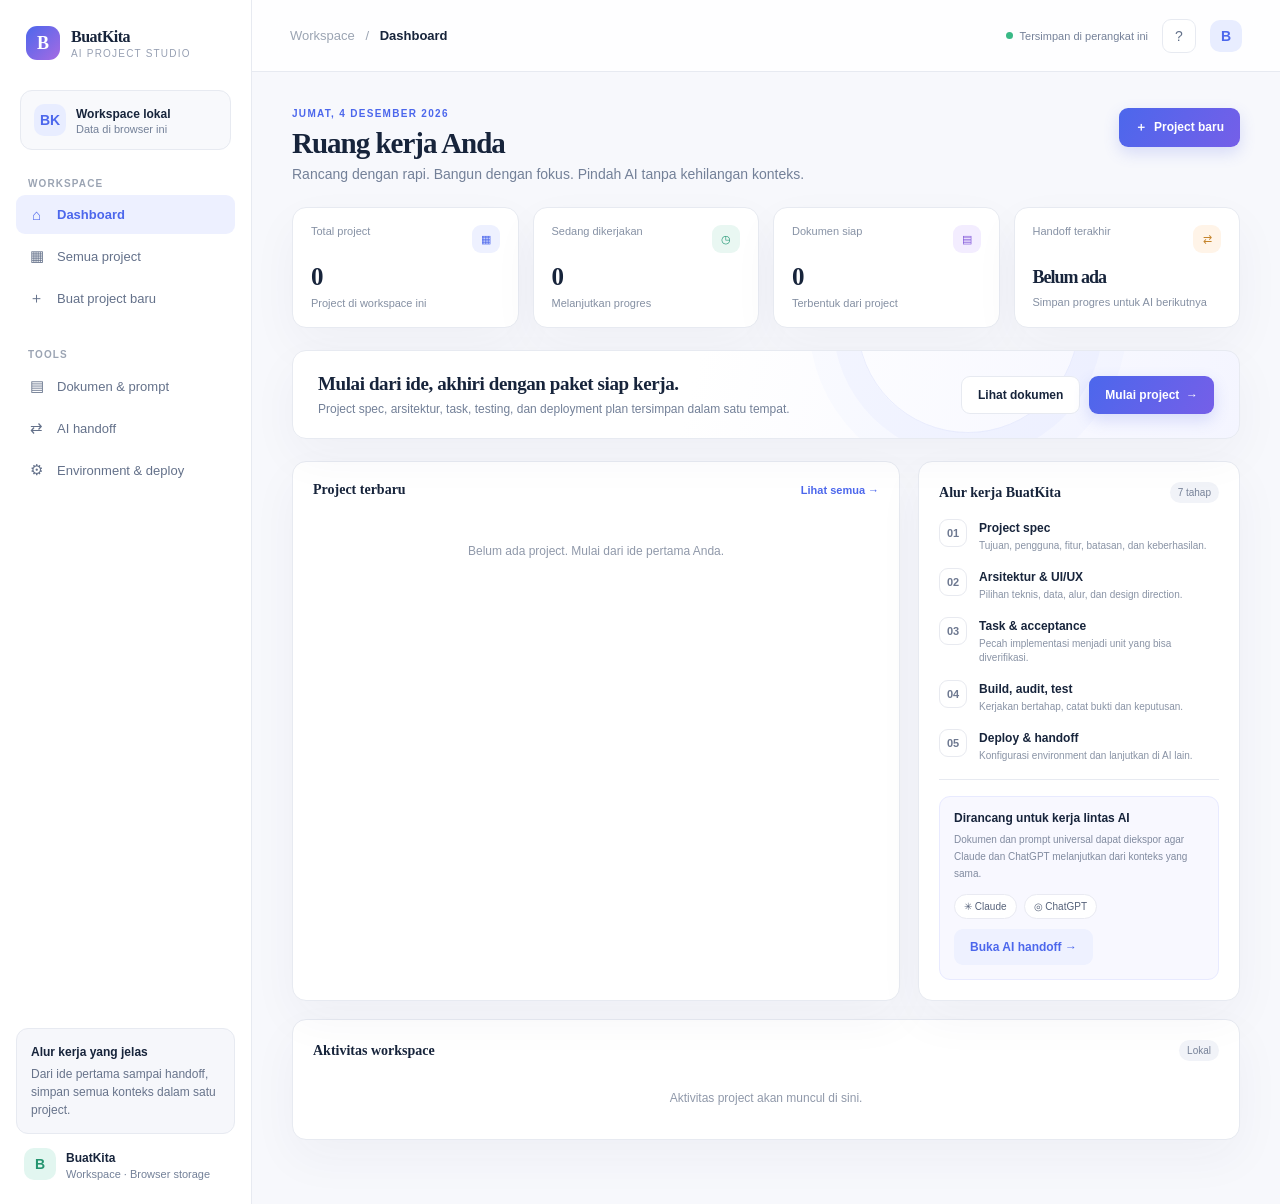
<file: buatkita/index.html>
<!doctype html>
<html lang="id">
<head>
  <meta charset="utf-8"><meta name="viewport" content="width=device-width, initial-scale=1">
  <meta name="theme-color" content="#f7f8fc"><meta name="description" content="Ruang kerja terstruktur untuk merancang, membangun, menguji, dan menyerahkan aplikasi AI lintas Claude dan ChatGPT.">
  <meta name="referrer" content="no-referrer">
  <meta http-equiv="Content-Security-Policy" content="default-src 'self'; script-src 'self' 'unsafe-inline'; style-src 'self' 'unsafe-inline'; img-src 'self' data:; font-src 'self' data:; connect-src 'none'; object-src 'none'; base-uri 'none'; form-action 'none'">
  <title>BuatKita — AI Project Studio</title>
  <style>
    :root{--ink:#17243b;--muted:#738098;--line:#e7eaf1;--paper:#fff;--bg:#f7f8fc;--blue:#4c67ec;--cyan:#27b6c8;--purple:#8056d9;--green:#219b75;--red:#db5c69;--shadow:0 18px 48px #28395c0b}*{box-sizing:border-box}body{margin:0;background:var(--bg);color:var(--ink);font:14px 'DM Sans',sans-serif}button,input,textarea,select{font:inherit}button{cursor:pointer}.shell{min-height:100vh;display:grid;grid-template-columns:252px 1fr}.sidebar{background:#fff;border-right:1px solid var(--line);padding:24px 16px;display:flex;flex-direction:column;gap:28px}.brand{display:flex;align-items:center;gap:11px;padding:2px 10px}.mark{width:34px;height:34px;border-radius:11px;background:linear-gradient(135deg,var(--blue),#a66be3);color:white;display:grid;place-items:center;font:800 18px Manrope}.brand b{font:800 16px Manrope;letter-spacing:-.5px}.brand small{display:block;color:#97a0b3;font-size:10px;letter-spacing:1.2px;margin-top:2px}.workspace{margin:0 4px;padding:13px;background:#f8f9fc;border:1px solid var(--line);border-radius:12px;display:flex;gap:10px;align-items:center}.avatar{width:32px;height:32px;display:grid;place-items:center;border-radius:10px;background:#e8edff;color:var(--blue);font-weight:700}.workspace b{font-size:12px}.workspace small{display:block;color:var(--muted);font-size:11px;margin-top:2px}.nav-label{font-size:10px;letter-spacing:1.1px;color:#9ba4b3;font-weight:700;padding:0 12px;margin-bottom:6px}.nav button{width:100%;border:0;background:transparent;color:#64718a;text-align:left;padding:11px 12px;border-radius:9px;margin:2px 0;display:flex;gap:12px;align-items:center;font-size:13px}.nav button.active{background:#edf0ff;color:var(--blue);font-weight:700}.nav button:hover{background:#f3f5fa}.nav .ic{width:17px;text-align:center;font-size:15px}.side-bottom{margin-top:auto}.help{background:#f6f7fb;border:1px solid var(--line);padding:14px;border-radius:12px;font-size:12px;color:#68748b;line-height:1.5}.help b{color:var(--ink);display:block;margin-bottom:4px}.account{display:flex;align-items:center;gap:10px;padding:14px 8px 0}.account .avatar{background:#e2f6f0;color:#24946f}.account b{font-size:12px}.account small{display:block;color:var(--muted);font-size:11px;margin-top:3px}.main{min-width:0}.topbar{height:72px;background:#ffffffd9;border-bottom:1px solid var(--line);display:flex;align-items:center;justify-content:space-between;padding:0 38px;position:sticky;top:0;z-index:3;backdrop-filter:blur(15px)}.crumb{font-size:13px;color:#9ba4b3}.crumb b{color:var(--ink)}.top-right{display:flex;align-items:center;gap:14px}.sync{font-size:11px;color:#758199;display:flex;align-items:center;gap:7px}.dot{width:7px;height:7px;border-radius:50%;background:#39b986}.iconbtn{border:1px solid var(--line);background:#fff;border-radius:9px;width:34px;height:34px;color:#627089}.content{max-width:1320px;padding:36px 40px 64px;margin:auto}.page-head{display:flex;justify-content:space-between;align-items:flex-start;gap:20px;margin-bottom:25px}.eyebrow{text-transform:uppercase;font-weight:700;color:var(--blue);font-size:10px;letter-spacing:1.3px}.page-head h1{font:800 29px Manrope;letter-spacing:-1px;margin:8px 0 6px}.page-head p{color:var(--muted);margin:0}.primary,.secondary,.ghost{border:0;border-radius:9px;padding:11px 16px;font-weight:700;font-size:12px}.primary{color:white;background:linear-gradient(120deg,var(--blue),#755fe8);box-shadow:0 6px 16px #536ae633}.primary:hover{filter:brightness(1.04)}.secondary{background:white;color:var(--ink);border:1px solid var(--line)}.ghost{background:#eef1ff;color:var(--blue)}.stats{display:grid;grid-template-columns:repeat(4,1fr);gap:14px;margin-bottom:22px}.stat,.panel,.hero{background:var(--paper);border:1px solid var(--line);border-radius:14px;box-shadow:var(--shadow)}.stat{padding:17px 18px}.stat-top{display:flex;justify-content:space-between;color:#8792a5;font-size:11px}.stat-icon{width:28px;height:28px;display:grid;place-items:center;border-radius:9px;background:#eef1ff;color:var(--blue)}.stat strong{display:block;font:800 25px Manrope;margin:10px 0 3px;letter-spacing:-1px}.stat small{color:#8590a3;font-size:11px}.hero{padding:22px 25px;margin-bottom:22px;display:flex;align-items:center;justify-content:space-between;gap:20px;background:linear-gradient(105deg,#fff 42%,#f4f5ff 100%);position:relative;overflow:hidden}.hero:after{content:"";position:absolute;width:220px;height:220px;right:160px;top:-140px;border-radius:50%;border:1px solid #556be51a;box-shadow:0 0 0 24px #556be508,0 0 0 48px #556be505}.hero h2{font:800 19px Manrope;margin:0 0 7px;letter-spacing:-.4px}.hero p{margin:0;color:var(--muted);font-size:12px}.hero-right{z-index:1;display:flex;gap:9px}.grid{display:grid;grid-template-columns:minmax(0,1.7fr) minmax(260px,.9fr);gap:18px}.panel{padding:20px}.panel-head{display:flex;justify-content:space-between;align-items:center;margin-bottom:16px}.panel-head h3{font:700 14px Manrope;margin:0}.panel-head a{color:var(--blue);font-size:11px;font-weight:700;cursor:pointer}.project-list{display:flex;flex-direction:column}.project-row{display:grid;grid-template-columns:40px minmax(120px,1fr) 104px 78px 26px;gap:12px;align-items:center;padding:14px 0;border-top:1px solid #f0f1f5}.project-logo{height:38px;width:38px;border-radius:11px;background:#eef1ff;color:var(--blue);display:grid;place-items:center;font-weight:800;font-family:Manrope}.project-row:nth-child(3n) .project-logo{background:#f4edff;color:var(--purple)}.project-row:nth-child(3n+2) .project-logo{background:#eaf8f3;color:#239b73}.project-info b{font-size:12px;display:block}.project-info small{display:block;color:#8993a5;margin-top:4px;font-size:10px}.tag{font-size:10px;padding:5px 8px;border-radius:20px;background:#f1f3f8;color:#778298;width:max-content}.tag.active{background:#e9f7f2;color:#258d6b}.tag.planning{background:#fff4e6;color:#bf7b23}.progress{height:5px;width:76px;border-radius:8px;background:#edf0f5;overflow:hidden}.progress i{height:100%;background:var(--blue);display:block;border-radius:8px}.row-menu{background:none;border:0;color:#8993a5}.empty{padding:30px;text-align:center;color:#9099aa;font-size:12px}.flow{display:flex;flex-direction:column;gap:15px}.flow-item{display:flex;gap:12px;align-items:flex-start}.flow-num{width:28px;height:28px;border:1px solid #e8eaf0;border-radius:9px;display:grid;place-items:center;color:#6d7890;font-size:11px;font-weight:700;flex:none}.flow-item b{font-size:12px;display:block;margin:2px 0 4px}.flow-item small{font-size:10px;color:#8993a5;line-height:1.4;display:block}.divider{height:1px;background:var(--line);margin:16px 0}.handoff-card{border:1px solid #e8eaff;background:#f8f8ff;border-radius:11px;padding:14px}.handoff-card b{font-size:12px;display:block;margin-bottom:5px}.handoff-card small{font-size:10px;color:#818ba0;line-height:1.5}.ai-pills{display:flex;gap:7px;margin:13px 0 10px}.pill{font-size:10px;background:#fff;border:1px solid #e9eaf2;border-radius:20px;padding:6px 9px;color:#56627a}.activity{display:flex;flex-direction:column;gap:14px}.activity-row{display:flex;gap:10px;align-items:flex-start}.activity-mark{width:24px;height:24px;background:#eff1ff;color:var(--blue);border-radius:8px;display:grid;place-items:center;font-size:10px;flex:none}.activity-row b{font-size:11px;display:block;margin:2px 0 3px}.activity-row small{color:#919bad;font-size:10px}.page{display:none}.page.show{display:block}.form-layout{display:grid;grid-template-columns:220px 1fr;gap:18px}.steps{padding:14px}.step{display:flex;gap:10px;padding:10px 8px;border-radius:8px;color:#77839b;font-size:12px;cursor:pointer}.step.on{background:#eef1ff;color:var(--blue);font-weight:700}.step i{width:21px;height:21px;border-radius:50%;border:1px solid #e0e4ef;display:grid;place-items:center;font-style:normal;font-size:10px}.step.on i{background:var(--blue);color:white;border-color:var(--blue)}.form-card{padding:24px}.form-card h2{font:700 18px Manrope;margin:0 0 5px}.form-card>p{margin:0 0 22px;color:var(--muted);font-size:12px}.fields{display:grid;grid-template-columns:1fr 1fr;gap:15px}.field{display:flex;flex-direction:column;gap:7px}.field.full{grid-column:1/-1}.field label{font-size:11px;font-weight:700;color:#526078}.field input,.field textarea,.field select{border:1px solid #e2e6ef;border-radius:8px;padding:11px 12px;background:white;outline:none;color:var(--ink);font-size:12px}.field input:focus,.field textarea:focus,.field select:focus{border-color:#8596ff;box-shadow:0 0 0 3px #526be712}.field textarea{min-height:80px;resize:vertical}.field small{color:#929bad;font-size:10px}.form-actions{display:flex;justify-content:space-between;margin-top:24px;padding-top:16px;border-top:1px solid var(--line)}.doc-grid{display:grid;grid-template-columns:repeat(3,1fr);gap:12px}.doc-card{padding:16px;border:1px solid var(--line);border-radius:11px;background:white;cursor:pointer}.doc-card:hover{border-color:#aeb8ff}.doc-card .doc-icon{width:31px;height:31px;display:grid;place-items:center;background:#eef1ff;border-radius:9px;color:var(--blue);margin-bottom:12px}.doc-card b{font-size:12px;display:block}.doc-card small{color:#8993a5;font-size:10px;line-height:1.5;display:block;margin-top:5px}.doc-tools{display:flex;gap:8px;flex-wrap:wrap;margin-bottom:14px}.output{white-space:pre-wrap;background:#182338;color:#d9e4f5;border-radius:10px;padding:17px;font:11px/1.65 ui-monospace,SFMono-Regular,monospace;max-height:460px;overflow:auto}.settings-grid{display:grid;grid-template-columns:1fr 1fr;gap:15px}.setup-note{padding:12px;border-radius:8px;background:#fff7e9;color:#9a6b25;font-size:11px;line-height:1.5;margin-top:16px}.notice{border:1px solid #f4e5c9;background:#fffaf1;padding:12px 15px;border-radius:9px;color:#927039;font-size:11px;line-height:1.55;margin-bottom:16px}.toast{position:fixed;bottom:22px;left:50%;transform:translate(-50%,20px);opacity:0;background:#17243b;color:white;padding:11px 16px;border-radius:9px;font-size:12px;transition:.25s;pointer-events:none;z-index:9}.toast.on{opacity:1;transform:translate(-50%,0)}.mobile-menu{display:none}
    @media(max-width:1050px){.shell{grid-template-columns:220px 1fr}.content{padding:30px 24px}.topbar{padding:0 24px}.grid{grid-template-columns:1fr}.stats{grid-template-columns:repeat(2,1fr)}}@media(max-width:720px){.shell{display:block}.sidebar{display:none;position:fixed;z-index:6;inset:0 auto 0 0;width:260px;box-shadow:20px 0 50px #18243b22}.sidebar.open{display:flex}.topbar{height:60px;padding:0 15px}.mobile-menu{display:inline-grid}.content{padding:24px 15px 45px}.page-head{align-items:center}.page-head h1{font-size:23px}.page-head p{font-size:11px;line-height:1.5}.stats{gap:9px}.stat{padding:13px}.stat strong{font-size:22px}.hero{display:block;padding:19px}.hero-right{margin-top:16px}.project-row{grid-template-columns:36px 1fr 80px 24px}.project-row .progress{display:none}.project-row .tag{font-size:9px}.form-layout{grid-template-columns:1fr}.steps{display:flex;overflow:auto;padding:8px;gap:4px}.step{white-space:nowrap}.fields,.settings-grid{grid-template-columns:1fr}.field.full{grid-column:auto}.doc-grid{grid-template-columns:1fr 1fr}.sync{display:none}}@media(max-width:430px){.doc-grid{grid-template-columns:1fr}.stats{grid-template-columns:1fr 1fr}.hero-right button{flex:1}.page-head .primary{padding:10px;font-size:11px}}
  </style>
</head>
<body>
<div class="shell">
  <aside class="sidebar" id="sidebar">
    <div class="brand"><div class="mark">B</div><div><b>BuatKita</b><small>AI PROJECT STUDIO</small></div></div>
    <div class="workspace"><div class="avatar">BK</div><div><b>Workspace lokal</b><small>Data di browser ini</small></div></div>
    <div><div class="nav-label">WORKSPACE</div><nav class="nav">
      <button class="active" data-page="dashboard"><span class="ic">⌂</span>Dashboard</button>
      <button data-page="projects"><span class="ic">▦</span>Semua project</button>
      <button data-page="wizard"><span class="ic">＋</span>Buat project baru</button>
    </nav></div>
    <div><div class="nav-label">TOOLS</div><nav class="nav">
      <button data-page="documents"><span class="ic">▤</span>Dokumen & prompt</button>
      <button data-page="handoff"><span class="ic">⇄</span>AI handoff</button>
      <button data-page="settings"><span class="ic">⚙</span>Environment & deploy</button>
    </nav></div>
    <div class="side-bottom"><div class="help"><b>Alur kerja yang jelas</b>Dari ide pertama sampai handoff, simpan semua konteks dalam satu project.</div><div class="account"><div class="avatar">B</div><div><b>BuatKita</b><small>Workspace · Browser storage</small></div></div></div>
  </aside>
  <main class="main">
    <header class="topbar"><div style="display:flex;align-items:center;gap:11px"><button class="iconbtn mobile-menu" id="menuBtn">☰</button><div class="crumb">Workspace <span style="padding:0 7px">/</span> <b id="crumb">Dashboard</b></div></div><div class="top-right"><div class="sync"><i class="dot"></i> Tersimpan di perangkat ini</div><button class="iconbtn" title="Bantuan" onclick="toast('BuatKita menyimpan data project secara lokal di browser ini.')">?</button><div class="avatar" style="width:32px;height:32px">B</div></div></header>
    <div class="content">
      <section class="page show" id="page-dashboard">
        <div class="page-head"><div><div class="eyebrow">MONDAY, SEPTEMBER 30, 2026</div><h1>Ruang kerja Anda</h1><p>Rancang dengan rapi. Bangun dengan fokus. Pindah AI tanpa kehilangan konteks.</p></div><button class="primary" onclick="navigate('wizard')">＋ &nbsp;Project baru</button></div>
        <div class="stats"><div class="stat"><div class="stat-top">Total project <span class="stat-icon">▦</span></div><strong id="stat-total">0</strong><small>Project di workspace ini</small></div><div class="stat"><div class="stat-top">Sedang dikerjakan <span class="stat-icon" style="background:#e9f7f2;color:#249775">◷</span></div><strong id="stat-active">0</strong><small>Melanjutkan progres</small></div><div class="stat"><div class="stat-top">Dokumen siap <span class="stat-icon" style="background:#f3edff;color:#8056d9">▤</span></div><strong id="stat-docs">0</strong><small>Terbentuk dari project</small></div><div class="stat"><div class="stat-top">Handoff terakhir <span class="stat-icon" style="background:#fff4e8;color:#c5852d">⇄</span></div><strong style="font-size:18px;margin:14px 0 5px" id="stat-handoff">Belum ada</strong><small>Simpan progres untuk AI berikutnya</small></div></div>
        <div class="hero"><div><h2>Mulai dari ide, akhiri dengan paket siap kerja.</h2><p>Project spec, arsitektur, task, testing, dan deployment plan tersimpan dalam satu tempat.</p></div><div class="hero-right"><button class="secondary" onclick="navigate('documents')">Lihat dokumen</button><button class="primary" onclick="navigate('wizard')">Mulai project &nbsp;→</button></div></div>
        <div class="grid"><div class="panel"><div class="panel-head"><h3>Project terbaru</h3><a onclick="navigate('projects')">Lihat semua →</a></div><div class="project-list" id="recent-list"></div></div><div class="panel"><div class="panel-head"><h3>Alur kerja BuatKita</h3><span class="tag">7 tahap</span></div><div class="flow"><div class="flow-item"><span class="flow-num">01</span><div><b>Project spec</b><small>Tujuan, pengguna, fitur, batasan, dan keberhasilan.</small></div></div><div class="flow-item"><span class="flow-num">02</span><div><b>Arsitektur & UI/UX</b><small>Pilihan teknis, data, alur, dan design direction.</small></div></div><div class="flow-item"><span class="flow-num">03</span><div><b>Task & acceptance</b><small>Pecah implementasi menjadi unit yang bisa diverifikasi.</small></div></div><div class="flow-item"><span class="flow-num">04</span><div><b>Build, audit, test</b><small>Kerjakan bertahap, catat bukti dan keputusan.</small></div></div><div class="flow-item"><span class="flow-num">05</span><div><b>Deploy & handoff</b><small>Konfigurasi environment dan lanjutkan di AI lain.</small></div></div></div><div class="divider"></div><div class="handoff-card"><b>Dirancang untuk kerja lintas AI</b><small>Dokumen dan prompt universal dapat diekspor agar Claude dan ChatGPT melanjutkan dari konteks yang sama.</small><div class="ai-pills"><span class="pill">✳ Claude</span><span class="pill">◎ ChatGPT</span></div><button class="ghost" onclick="navigate('handoff')">Buka AI handoff →</button></div></div></div>
        <div class="panel" style="margin-top:18px"><div class="panel-head"><h3>Aktivitas workspace</h3><span class="tag">Lokal</span></div><div class="activity" id="activity-list"></div></div>
      </section>
      <section class="page" id="page-projects"><div class="page-head"><div><div class="eyebrow">WORKSPACE</div><h1>Semua project</h1><p>Setiap project menyimpan brief, status, dokumen, dan riwayat perubahan.</p></div><button class="primary" onclick="navigate('wizard')">＋ &nbsp;Project baru</button></div><div class="panel"><div class="panel-head"><h3>Daftar project</h3><span class="tag" id="project-count">0 project</span></div><div class="project-list" id="all-list"></div></div></section>
      <section class="page" id="page-wizard"><div class="page-head"><div><div class="eyebrow">PROJECT WIZARD</div><h1 id="wizard-title">Buat project baru</h1><p>Isi konteks inti. Dokumen kerja akan dibentuk dan bisa Anda sempurnakan setelahnya.</p></div></div><div class="form-layout"><div class="panel steps" id="steps"></div><div class="panel form-card"><div id="wizard-body"></div><div class="form-actions"><button class="secondary" id="backStep">← Kembali</button><button class="primary" id="nextStep">Lanjutkan →</button></div></div></div></section>
      <section class="page" id="page-documents"><div class="page-head"><div><div class="eyebrow">PROJECT KNOWLEDGE</div><h1>Dokumen & prompt</h1><p>Hasilkan dokumen standar dan prompt eksekusi universal dari brief project.</p></div></div><div id="doc-picker"></div><div id="doc-workspace" style="display:none"><div class="doc-tools"><select id="doc-project" class="secondary" style="padding:9px 12px"></select><button class="secondary" onclick="copyDoc()">Salin isi</button><button class="primary" onclick="downloadDocs()">Unduh paket .zip</button></div><div class="doc-grid" id="doc-grid"></div><div class="panel" style="margin-top:14px"><div class="panel-head"><h3 id="doc-name">Preview dokumen</h3><button class="ghost" onclick="downloadCurrent()">Unduh .md</button></div><pre class="output" id="doc-output">Pilih dokumen untuk melihat preview.</pre></div></div></section>
      <section class="page" id="page-handoff"><div class="page-head"><div><div class="eyebrow">CONTINUITY KIT</div><h1>AI handoff</h1><p>Berikan AI berikutnya brief ringkas, kondisi repo, task aktif, keputusan, dan langkah selanjutnya.</p></div></div><div id="handoff-content"></div></section>
      <section class="page" id="page-settings"><div class="page-head"><div><div class="eyebrow">ENVIRONMENT & DEPLOYMENT</div><h1>Setup project</h1><p>Simpan pilihan environment, GitHub, domain, dan server sebagai bagian dari konteks kerja.</p></div></div><div id="settings-content"></div></section>
    </div>
  </main>
</div><div class="toast" id="toast"></div>
<script>
const STORE='buatkita.projects.v1', ACT='buatkita.activity.v1';
const docsMeta=[['MASTER.md','Project master spec','Tujuan produk, pengguna, fitur, aturan bisnis, dan success metrics.'],['ARCHITECTURE.md','Architecture','Komponen sistem, data, integrasi, keamanan, dan keputusan teknis.'],['UI-UX.md','UI/UX direction','Prinsip desain, struktur navigasi, alur pengguna, dan aksesibilitas.'],['TASKS.md','Task breakdown','Milestone, task prioritas, dependensi, PIC, dan acceptance criteria.'],['HANDOFF.md','AI handoff','Ringkasan konteks, status repo, progres, keputusan, dan next action.'],['TESTING.md','Testing plan','Strategi verifikasi per fitur, regresi, keamanan, dan bukti hasil.'],['DEPLOYMENT.md','Deployment plan','Environment, build, hosting, domain, rollback, dan health check.'],['PROMPT-CLAUDE.md','Prompt untuk Claude','Instruksi universal untuk Claude Work atau Claude Code.'],['PROMPT-CHATGPT.md','Prompt untuk ChatGPT','Instruksi universal untuk ChatGPT Work atau Codex.']];
const wizardSteps=[['Inti project','Nama, ringkasan, dan tujuan.'],['Pengguna & fitur','Siapa yang menggunakan dan apa yang dibangun.'],['Teknis & desain','Preferensi stack dan pengalaman pengguna.'],['Repository & deploy','GitHub, environment, domain, server.'],['Review & simpan','Periksa brief sebelum memulai.']];
let projects=load(STORE,[]),activity=load(ACT,[]),currentPage='dashboard',step=0,draft={},currentDoc='MASTER.md';
function load(k,d){try{return JSON.parse(localStorage.getItem(k))||d}catch{return d}}function save(){localStorage.setItem(STORE,JSON.stringify(projects));localStorage.setItem(ACT,JSON.stringify(activity))}function esc(s=''){return String(s).replace(/[&<>"']/g,c=>({'&':'&amp;','<':'&lt;','>':'&gt;','"':'&quot;',"'":'&#39;'}[c]))}function toast(s){let e=document.getElementById('toast');e.textContent=s;e.classList.add('on');setTimeout(()=>e.classList.remove('on'),2400)}function log(message,name='Workspace'){activity.unshift({message,name,time:new Date().toLocaleString('id-ID',{dateStyle:'medium',timeStyle:'short'})});activity=activity.slice(0,12);save()}
function navigate(page){currentPage=page;document.querySelectorAll('.page').forEach(x=>x.classList.toggle('show',x.id==='page-'+page));document.querySelectorAll('.nav button').forEach(x=>x.classList.toggle('active',x.dataset.page===page));const title={dashboard:'Dashboard',projects:'Semua project',wizard:'Buat project',documents:'Dokumen & prompt',handoff:'AI handoff',settings:'Environment & deploy'};document.getElementById('crumb').textContent=title[page]||page;document.getElementById('sidebar').classList.remove('open');if(page==='dashboard'||page==='projects')renderProjects();if(page==='wizard'&&step===0)renderWizard();if(page==='documents')renderDocs();if(page==='handoff')renderHandoff();if(page==='settings')renderSettings();window.scrollTo(0,0)}document.querySelectorAll('.nav button').forEach(b=>b.onclick=()=>navigate(b.dataset.page));document.getElementById('menuBtn').onclick=()=>document.getElementById('sidebar').classList.toggle('open');
function projectStatus(p){return p.status||'Planning'}function projectCard(p){let pct=p.progress||0;return `<div class="project-row"><div class="project-logo">${esc((p.name||'P').slice(0,2).toUpperCase())}</div><div class="project-info"><b>${esc(p.name)}</b><small>${esc(p.type||'Aplikasi web')} · ${esc(p.updated||'Baru dibuat')}</small></div><span class="tag ${projectStatus(p)==='Active'?'active':'planning'}">${projectStatus(p)==='Active'?'● Sedang dikerjakan':'◷ Perencanaan'}</span><div class="progress"><i style="width:${pct}%"></i></div><button class="row-menu" title="Buka dokumen" onclick="openProject('${p.id}')">···</button></div>`}
function renderProjects(){document.getElementById('stat-total').textContent=projects.length;document.getElementById('stat-active').textContent=projects.filter(p=>p.status==='Active').length;document.getElementById('stat-docs').textContent=projects.length*9;document.getElementById('project-count').textContent=projects.length+' project';document.getElementById('recent-list').innerHTML=projects.length?projects.slice(0,5).map(projectCard).join(''):'<div class="empty">Belum ada project. Mulai dari ide pertama Anda.</div>';document.getElementById('all-list').innerHTML=projects.length?projects.map(projectCard).join(''):'<div class="empty">Project Anda akan tampil di sini setelah dibuat.</div>';document.getElementById('activity-list').innerHTML=activity.length?activity.slice(0,5).map(a=>`<div class="activity-row"><span class="activity-mark">✦</span><div><b>${esc(a.message)} · ${esc(a.name)}</b><small>${esc(a.time)}</small></div></div>`).join(''):'<div class="empty" style="padding:14px">Aktivitas project akan muncul di sini.</div>';document.getElementById('stat-handoff').textContent=projects.some(p=>p.lastHandoff)?'Siap ekspor':'Belum ada'}
function openProject(id){localStorage.setItem('buatkita.selected',id);navigate('documents')}
function startWizard(){draft={};step=0;document.getElementById('wizard-title').textContent='Buat project baru';navigate('wizard');renderWizard()}
function renderWizard(){document.getElementById('steps').innerHTML=wizardSteps.map((s,i)=>`<div class="step ${i===step?'on':''}" onclick="if(${i}<=${step}){step=${i};renderWizard()}"><i>${i+1}</i>${s[0]}</div>`).join('');let body='';if(step===0)body=`<h2>Mulai dari gambaran besarnya.</h2><p>Ceritakan project dengan bahasa Anda. Detail lain bisa disempurnakan bersama AI.</p><div class="fields"><div class="field"><label>Nama project *</label><input id="f-name" placeholder="Contoh: BuatKita" value="${esc(draft.name||'')}"></div><div class="field"><label>Jenis produk</label><select id="f-type"><option>Aplikasi web</option><option>SaaS</option><option>Aplikasi mobile</option><option>Dashboard internal</option><option>API / backend</option><option>Lainnya</option></select></div><div class="field full"><label>Ringkasan satu kalimat *</label><input id="f-summary" placeholder="Produk ini membantu ... dengan cara ..." value="${esc(draft.summary||'')}"></div><div class="field full"><label>Masalah yang ingin diselesaikan</label><textarea id="f-problem" placeholder="Masalah siapa, dalam kondisi apa, dan kenapa solusi saat ini belum cukup?">${esc(draft.problem||'')}</textarea></div></div>`;
if(step===1)body=`<h2>Untuk siapa, dan apa yang mereka butuhkan?</h2><p>Susun batas awal produk agar AI tidak menebak-nebak kebutuhan.</p><div class="fields"><div class="field full"><label>Pengguna utama</label><input id="f-users" placeholder="Contoh: founder solo, tim produk kecil" value="${esc(draft.users||'')}"></div><div class="field full"><label>Fitur inti (satu per baris)</label><textarea id="f-features" placeholder="Wizard spesifikasi project&#10;Generator prompt universal&#10;Ekspor handoff">${esc(draft.features||'')}</textarea></div><div class="field"><label>Di luar cakupan awal</label><input id="f-out" placeholder="Apa yang belum perlu dibangun?" value="${esc(draft.out||'')}"></div><div class="field"><label>Ukuran keberhasilan</label><input id="f-metric" placeholder="Contoh: setup project selesai < 10 menit" value="${esc(draft.metric||'')}"></div></div>`;
if(step===2)body=`<h2>Tentukan arah teknis dan pengalaman.</h2><p>Rekomendasi AI bisa diminta untuk bagian yang belum diputuskan.</p><div class="fields"><div class="field"><label>Stack / teknologi pilihan</label><input id="f-stack" placeholder="Isi pilihan, atau 'minta rekomendasi'" value="${esc(draft.stack||'Belum diputuskan — minta rekomendasi')}"></div><div class="field"><label>Data & integrasi penting</label><input id="f-data" placeholder="Database, API, autentikasi, pembayaran..." value="${esc(draft.data||'')}"></div><div class="field"><label>Gaya UI/UX</label><input id="f-design" placeholder="Contoh: profesional, ringan, mobile-first" value="${esc(draft.design||'Profesional, jelas, mobile-first')}"></div><div class="field"><label>Keamanan / privasi</label><input id="f-security" placeholder="Data sensitif, role, audit, compliance" value="${esc(draft.security||'Tentukan berdasarkan data yang diproses')}"></div></div>`;
if(step===3)body=`<h2>Simpan lokasi source of truth dan target deployment.</h2><p>Jangan masukkan kredensial, secret, token, atau data pribadi sensitif ke project spec.</p><div class="fields"><div class="field"><label>GitHub repository</label><input id="f-repo" placeholder="https://github.com/owner/repository" value="${esc(draft.repo||'')}"></div><div class="field"><label>Branch kerja</label><input id="f-branch" placeholder="main" value="${esc(draft.branch||'main')}"></div><div class="field"><label>Target domain / URL</label><input id="f-domain" placeholder="app.example.com" value="${esc(draft.domain||'')}"></div><div class="field"><label>Hosting / server</label><input id="f-hosting" placeholder="Cloudflare, Vercel, VPS, belum dipilih" value="${esc(draft.hosting||'Belum diputuskan')}"></div><div class="field"><label>Environment</label><select id="f-env"><option>Local → staging → production</option><option>Local → preview → production</option><option>Staging → production</option></select></div><div class="field"><label>Deployment owner</label><input id="f-owner" placeholder="PIC deployment" value="${esc(draft.owner||'')}"></div></div>`;
if(step===4){body=`<h2>Brief awal siap disimpan.</h2><p>Anda dapat mengubah status, mengembangkan dokumen, lalu ekspor paket untuk AI mana pun.</p><div class="notice">Semua data tersimpan di browser perangkat ini. Untuk source of truth lintas perangkat, commit file project ke GitHub.</div><div class="handoff-card"><b>${esc(draft.name||'Project baru')} · ${esc(draft.type||'Aplikasi web')}</b><small>${esc(draft.summary||'Tambahkan ringkasan project')}</small><div class="divider"></div><small>Pengguna: ${esc(draft.users||'Belum diisi')}<br>Repository: ${esc(draft.repo||'Belum ditentukan')}<br>Deploy: ${esc(draft.domain||'Belum ditentukan')} · ${esc(draft.hosting||'Belum dipilih')}</small></div>`}
document.getElementById('wizard-body').innerHTML=body;let sel=document.getElementById('f-type');if(sel&&draft.type)sel.value=draft.type;let env=document.getElementById('f-env');if(env&&draft.env)env.value=draft.env;document.getElementById('backStep').style.visibility=step===0?'hidden':'visible';document.getElementById('nextStep').textContent=step===4?'Simpan project ✓':'Lanjutkan →'}
function collectStep(){let ids={0:['name','type','summary','problem'],1:['users','features','out','metric'],2:['stack','data','design','security'],3:['repo','branch','domain','hosting','env','owner']}[step];for(const id of ids){let el=document.getElementById('f-'+id);if(el)draft[id]=el.value.trim()}if(step===0&&(!draft.name||!draft.summary)){toast('Nama dan ringkasan project wajib diisi.');return false}return true}
document.getElementById('nextStep').onclick=()=>{if(step<4){if(!collectStep())return;step++;renderWizard()}else{let p={...draft,id:crypto.randomUUID(),created:new Date().toLocaleDateString('id-ID',{day:'numeric',month:'short',year:'numeric'}),updated:'Baru dibuat',status:'Planning',progress:0};projects.unshift(p);localStorage.setItem('buatkita.selected',p.id);log('Project dibuat',p.name);save();toast('Project tersimpan di perangkat ini.');navigate('documents')}};document.getElementById('backStep').onclick=()=>{if(step>0){collectStep();step--;renderWizard()}};
function selectedProject(){let id=localStorage.getItem('buatkita.selected');return projects.find(p=>p.id===id)||projects[0]}
function renderDocs(){let picker=document.getElementById('doc-picker'),ws=document.getElementById('doc-workspace');if(!projects.length){picker.innerHTML='<div class="panel"><div class="empty">Buat project terlebih dahulu untuk menghasilkan dokumen.</div><center><button class="primary" onclick="startWizard()">＋ Buat project</button></center><br></div>';ws.style.display='none';return}picker.innerHTML='';ws.style.display='block';let sel=document.getElementById('doc-project');sel.innerHTML=projects.map(p=>`<option value="${p.id}">${esc(p.name)}</option>`).join('');let sp=selectedProject();if(sp)sel.value=sp.id;sel.onchange=()=>{localStorage.setItem('buatkita.selected',sel.value);showDoc(currentDoc)};document.getElementById('doc-grid').innerHTML=docsMeta.map(d=>`<div class="doc-card" onclick="showDoc('${d[0]}')"><div class="doc-icon">▤</div><b>${d[0]}</b><small>${d[2]}</small></div>`).join('');showDoc(currentDoc)}
function docContent(file,p){let features=(p.features||'Belum ditentukan').split('\n').filter(Boolean).map(x=>'- '+x).join('\n')||'- Belum ditentukan';let date=new Date().toISOString().slice(0,10),base=`# ${p.name}\n\n> Updated: ${date}  \n> Repository: ${p.repo||'Belum ditentukan'}  \n> Status: ${p.status||'Planning'}\n\n`;let prompt=`Bertindaklah sebagai engineer produk senior yang bekerja di repository project ini.\n\n## Aturan kerja\n1. Baca semua dokumen project dan kondisi git/repository terbaru sebelum mengubah kode. GitHub adalah source of truth; file lokal/browser hanya konteks sementara.\n2. Mulai dari audit repo, gap analysis, risiko, dan task berurutan dengan acceptance criteria. Jangan langsung membangun ulang atau menghapus deployment yang ada.\n3. Kerjakan task kecil berdasarkan dependency; tampilkan file yang berubah dan alasan. Jangan mengarang keberhasilan test, konfigurasi, URL, atau akses.\n4. Jalankan hanya pemeriksaan yang diminta owner atau yang diperlukan untuk memverifikasi implementasi; catat hasil dan bukti.\n5. Rahasiakan credential. Jangan minta secret di chat; owner memasukkannya langsung ke secret manager/provider.\n6. Deployment hanya setelah review, backup, gate keamanan, smoke test, health check, rollback, dan GO eksplisit owner.\n7. Saat handoff, update HANDOFF.md, TASKS.md, audit trail, commit yang relevan, dan berikan langkah pertama untuk AI berikutnya.\n\n## Dokumen sumber\nGunakan MASTER.md, ARCHITECTURE.md, UI-UX.md, TASKS.md, TESTING.md, DEPLOYMENT.md, dan HANDOFF.md di repository. Dokumen repo yang lebih baru dan bukti aktual mengungguli prompt ini.\n\n## Fokus sesi\nAudit konteks dan tentukan task prioritas berikutnya. Jika ada langkah eksternal atau deployment yang memerlukan akses owner, siapkan hasil review terlebih dahulu lalu minta hanya tindakan yang benar-benar diperlukan.\n\nProject: ${p.name}\nAI tujuan: ${file.includes('CLAUDE')?'Claude Work / Claude Code':'ChatGPT Work / Codex'}\n`;
switch(file){case'MASTER.md':return base+`## Ringkasan\n${p.summary}\n\n## Masalah\n${p.problem||'Belum divalidasi.'}\n\n## Pengguna\n${p.users||'Belum ditentukan.'}\n\n## Fitur inti\n${features}\n\n## Di luar cakupan awal\n${p.out||'Belum ditentukan.'}\n\n## Keberhasilan\n${p.metric||'Belum ditetapkan; tentukan baseline dan cara ukur.'}\n\n## Batasan dan asumsi\n- Stack: ${p.stack||'Belum diputuskan'}\n- Keamanan: ${p.security||'Review berdasarkan data dan ancaman nyata.'}\n- Angka/target yang belum punya sumber ditandai sebagai asumsi.\n\n## Status\nPlanning — perbarui berdasarkan bukti repo dan keputusan owner.\n`;
case'ARCHITECTURE.md':return base+`## Architecture status\nBelum diaudit pada repository project ini. AI harus menginspeksi source sebelum mengesahkan rancangan.\n\n## Target awal\n- Product type: ${p.type}\n- Preferred stack: ${p.stack||'Rekomendasi setelah audit kebutuhan dan repo'}\n- Repository: ${p.repo||'Tentukan repository GitHub'}\n- Data/integrations: ${p.data||'Inventarisasi setelah threat/data-flow review'}\n\n## Required design sections\n1. System context, boundaries, and deployment topology\n2. Frontend, API/services, database, storage, external integrations\n3. Data model, ownership, retention, export, deletion\n4. Authentication, authorization, secrets, audit trail, threat model\n5. Reliability, observability, backup/restore, migration and rollback\n6. Architecture decisions (ADR): context, alternatives, decision, consequences\n\nDo not select production providers until requirements, access, cost, data residency, and rollback are documented.\n`;
case'UI-UX.md':return base+`## Design direction\n${p.design||'Profesional, jelas, mobile-first'}\n\n## Users & primary job\n${p.users||'Belum didefinisikan'} → ${p.summary}\n\n## Required flows\n- First-use onboarding and project creation\n- Dashboard status, blockers, recent decisions\n- Project documents and AI prompt generation\n- Handoff export / import between AI tools\n- Environment and deployment checklist\n\n## Interface rules\n- Responsive, keyboard accessible, semantic controls, visible focus.\n- Provide loading, empty, validation, success, error, and offline states.\n- Explain persistence and data sharing; never imply cloud sync without evidence.\n- Verify color contrast and touch targets; retain source strings for localization.\n`;
case'TASKS.md':return base+`## Working rules\nEach task has one owner, a testable output, dependencies, and acceptance criteria. Keep status evidence-based.\n\n| ID | Task | PIC | Output / acceptance criteria | Dependency | Status |\n|---|---|---|---|---|---|\n| T-001 | Audit repository, CI, hosting, current production and security posture | AI + owner | Commit, workflow/job evidence, URL/health results, risks recorded | Access to repo | Todo |\n| T-002 | Confirm product scope, users, data classes, and MVP gates | Owner + AI | Approved MASTER.md with measurable outcomes | T-001 | Todo |\n| T-003 | Record architecture, threat model, and ADRs | AI reviewer | ARCHITECTURE.md and open decisions | T-002 | Todo |\n| T-004 | Implement highest-priority vertical slice | AI implementer | Acceptance criteria pass; change reviewed | T-003 | Todo |\n| T-005 | Verify UX, accessibility, regression and security | Independent reviewer | Evidence in TESTING.md; blockers assigned | T-004 | Todo |\n| T-006 | Prepare staging, backup, rollback and production checklist | DevOps + owner | DEPLOYMENT.md completed with evidence | T-005 | Todo |\n| T-007 | Handoff and source-of-truth sync | Current AI | Docs committed, clean status or explicit uncommitted list | Each session | Todo |\n\n## Decision gates\n- No production change without owner GO and verified rollback/backup.\n- No public claim of live status without URL, deployed commit/job, and health check.\n- External services requiring credentials stop at owner action; never copy secrets into chat.\n`;
case'HANDOFF.md':return base+`## Handoff state\n- Last updated: ${date}\n- Current stage: ${p.status}\n- Current AI: Not specified\n- Next AI: Claude or ChatGPT, chosen by owner\n- Repository: ${p.repo||'Not set'}\n- Branch: ${p.branch||'main'}\n- Working tree / commit: Must be checked in repository before continuing\n\n## Product context\n${p.summary}\n\n## Current task\nAudit actual repository and establish task list. Browser workspace data is not a source of truth; sync these documents into GitHub.\n\n## Decisions and assumptions\n- Stack: ${p.stack||'Undecided'}\n- Hosting: ${p.hosting||'Undecided'}\n- Domain: ${p.domain||'Undecided'}\n- All unverified facts must be marked unknown until checked.\n\n## Next actions\n1. Read all project docs and repository instructions.\n2. Check branch, commit, working tree, deployment workflow, and existing live URL.\n3. Update TASKS.md and TESTING.md with evidence.\n4. Work one dependency-ready task and update this file before handoff.\n\n## Risks / blockers\nRecord owner action, why required, and safe completion path. Never include secrets.\n`;
case'TESTING.md':return base+`## Verification policy\nRecord date, commit, environment, command or manual steps, expected and actual result, evidence, and owner. Untested is not passed.\n\n## Plan\n- Requirements: acceptance criteria trace to MASTER.md and TASKS.md.\n- Unit/component: validation, state transitions, permissions, error paths.\n- Integration: API/database/provider contracts with safe test fixtures.\n- End-to-end: critical user journeys on supported viewport/device.\n- Accessibility: keyboard, focus, labels, contrast, zoom and screen reader basics.\n- Security/privacy: authz/IDOR, XSS/CSRF, secret handling, data minimization, retention.\n- Resilience: retry/idempotency, backup restore, migrations, rollback, health and alerts.\n- Release smoke: deployed version/commit and public URL health.\n\n## Results\nNo verification has been run for this project yet.\n\n| Date | Commit / environment | Scenario | Result | Evidence / issue | PIC |\n|---|---|---|---|---|---|\n| — | — | — | Not run | — | — |\n`;
case'DEPLOYMENT.md':return base+`## Current target\n- Domain: ${p.domain||'Belum ditentukan'}\n- Hosting/server: ${p.hosting||'Belum dipilih'}\n- Environments: ${p.env||'Local → staging → production'}\n- Repository: ${p.repo||'Belum ditentukan'} (${p.branch||'main'})\n- Deployment PIC: ${p.owner||'Tentukan owner'}\n\n## Readiness checklist\n- [ ] Identify current host, DNS provider/zone, existing origin and deployments.\n- [ ] Confirm subpath routing does not overwrite or break existing site; backup current artifact/config.\n- [ ] Build and verify staging with non-production data and secrets managed by owner.\n- [ ] Verify auth, security headers/CSP, domain path base, asset paths and health check.\n- [ ] Document migration, rollback, monitoring, backup/restore, incident owner.\n- [ ] Owner GO captured before production publish.\n\n## Deploy procedure\nWrite exact provider-specific steps only after confirming current deployment architecture. Keep the release isolated, record deployed commit/build, smoke-test the target URL, and rollback immediately on failed health checks.\n\n## Status\nNot deployed. No provider access or production change is implied by this document.\n`;
case'PROMPT-CLAUDE.md':case'PROMPT-CHATGPT.md':return `# Universal project prompt — ${p.name}\n\n${prompt}\n## Project brief\n${p.summary}\n\n## Start by reading\nMASTER.md · ARCHITECTURE.md · UI-UX.md · TASKS.md · HANDOFF.md · TESTING.md · DEPLOYMENT.md\n\n## Last handoff\n${p.lastHandoff||'No handoff has been recorded yet.'}\n`;
default:return base}}
function showDoc(file){currentDoc=file;let p=projects.find(x=>x.id===document.getElementById('doc-project').value)||selectedProject();if(!p)return;document.getElementById('doc-name').textContent=file;document.getElementById('doc-output').textContent=docContent(file,p)}
async function copyDoc(){await navigator.clipboard.writeText(document.getElementById('doc-output').textContent);toast('Isi dokumen disalin.')};function downloadCurrent(){let blob=new Blob([document.getElementById('doc-output').textContent],{type:'text/markdown'}),a=document.createElement('a');a.href=URL.createObjectURL(blob);a.download=currentDoc;a.click();URL.revokeObjectURL(a.href)}
async function downloadDocs(){let p=projects.find(x=>x.id===document.getElementById('doc-project').value)||selectedProject();let files=docsMeta.map(([name])=>({name,content:docContent(name,p)}));let zip=await makeZip(files);let a=document.createElement('a');a.href=URL.createObjectURL(new Blob([zip],{type:'application/zip'}));a.download=(p.name||'project').toLowerCase().replace(/[^a-z0-9]+/g,'-')+'-buatkita.zip';a.click();URL.revokeObjectURL(a.href);log('Paket dokumen diekspor',p.name);toast('Paket dokumen siap diunduh.')}
function crc32(buf){let c=~0;for(let i=0;i<buf.length;i++){c^=buf[i];for(let j=0;j<8;j++)c=(c>>>1)^((c&1)?0xedb88320:0)}return(~c)>>>0}function w16(n){return[n&255,(n>>>8)&255]}function w32(n){return[n&255,(n>>>8)&255,(n>>>16)&255,(n>>>24)&255]}function makeZip(files){let enc=new TextEncoder(),local=[],central=[],offset=0;for(const f of files){let name=enc.encode(f.name),data=enc.encode(f.content),crc=crc32(data),lh=new Uint8Array([...w32(0x04034b50),...w16(20),...w16(0),...w16(0),...w16(0),...w16(0),...w32(crc),...w32(data.length),...w32(data.length),...w16(name.length),...w16(0),...name,...data]);local.push(lh);let ch=new Uint8Array([...w32(0x02014b50),...w16(20),...w16(20),...w16(0),...w16(0),...w16(0),...w16(0),...w32(crc),...w32(data.length),...w32(data.length),...w16(name.length),...w16(0),...w16(0),...w16(0),...w16(0),...w32(0),...w32(offset),...name]);central.push(ch);offset+=lh.length}let csize=central.reduce((n,x)=>n+x.length,0),end=new Uint8Array([...w32(0x06054b50),...w16(0),...w16(0),...w16(files.length),...w16(files.length),...w32(csize),...w32(offset),...w16(0)]);return new Blob([...local,...central,end]).arrayBuffer()}
function renderHandoff(){let root=document.getElementById('handoff-content');if(!projects.length){root.innerHTML='<div class="panel"><div class="empty">Buat project dulu untuk menyusun paket handoff.</div><center><button class="primary" onclick="startWizard()">＋ Buat project</button></center><br></div>';return}let opts=projects.map(p=>`<option value="${p.id}">${esc(p.name)}</option>`).join('');root.innerHTML=`<div class="notice">Handoff yang lengkap membantu AI berikutnya melanjutkan pekerjaan tanpa mengulang discovery. Sebelum ekspor, periksa bahwa ringkasan, commit, branch, perubahan lokal, test terakhir, blockers, dan next action sudah benar.</div><div class="grid"><div class="panel"><div class="panel-head"><h3>Siapkan handoff</h3><select id="handoff-project" class="secondary">${opts}</select></div><div class="fields"><div class="field"><label>AI berikutnya</label><select id="handoff-ai"><option>Claude Work / Claude Code</option><option>ChatGPT Work / Codex</option></select></div><div class="field"><label>Status pekerjaan</label><select id="handoff-status"><option>Planning</option><option>Active</option><option>Blocked — owner action</option><option>Ready for review</option></select></div><div class="field full"><label>Commit / branch / working tree</label><input id="handoff-git" placeholder="Contoh: abc1234 · feature/checkout · clean"></div><div class="field full"><label>Yang selesai dan bukti</label><textarea id="handoff-done" placeholder="Perubahan penting, file, acceptance criteria, hasil verifikasi aktual."></textarea></div><div class="field full"><label>Blocker / keputusan owner</label><textarea id="handoff-block" placeholder="Tulis kebutuhan owner secara spesifik. Jangan sertakan credential atau secret."></textarea></div><div class="field full"><label>Langkah berikutnya</label><textarea id="handoff-next" placeholder="Task pertama yang harus dilakukan AI berikutnya."></textarea></div></div><div class="form-actions"><span></span><button class="primary" onclick="createHandoff()">Buat handoff & prompt →</button></div></div><div><div class="panel"><div class="panel-head"><h3>Checklist kelengkapan</h3></div><div class="flow"><div class="flow-item"><span class="flow-num">✓</span><div><b>Source of truth</b><small>Commit dan branch repo, bukan hanya percakapan.</small></div></div><div class="flow-item"><span class="flow-num">✓</span><div><b>Status jujur</b><small>Bedakan perubahan lokal, test, staging, dan production.</small></div></div><div class="flow-item"><span class="flow-num">✓</span><div><b>Bukti terbaru</b><small>Perintah yang dijalankan, hasil, tanggal, dan environment.</small></div></div><div class="flow-item"><span class="flow-num">✓</span><div><b>Next action jelas</b><small>Task terkecil yang siap dikerjakan selanjutnya.</small></div></div></div></div><div class="handoff-card" style="margin-top:14px"><b>Secret tetap di provider</b><small>Gunakan secret manager GitHub/provider. Handoff hanya menyebut nama konfigurasi dan status terpasang, tidak mengandung nilainya.</small></div></div></div><div id="handoff-result" style="margin-top:16px"></div>`;let p=selectedProject();if(p)document.getElementById('handoff-project').value=p.id}
function createHandoff(){let p=projects.find(x=>x.id===document.getElementById('handoff-project').value);if(!p)return;let ai=document.getElementById('handoff-ai').value,status=document.getElementById('handoff-status').value,git=document.getElementById('handoff-git').value,done=document.getElementById('handoff-done').value,block=document.getElementById('handoff-block').value,next=document.getElementById('handoff-next').value;p.status=status.startsWith('Active')?'Active':status.startsWith('Blocked')?'Blocked':status.startsWith('Ready')?'Ready for review':'Planning';p.lastHandoff=`${new Date().toLocaleString('id-ID')} → ${ai}. Status: ${status}. Commit/branch: ${git||'Perlu dicek di repository'}. Selesai: ${done||'Belum diisi'}. Blocker: ${block||'Tidak dicatat'}. Next: ${next||'Periksa TASKS.md'}`;p.updated='Handoff '+new Date().toLocaleDateString('id-ID',{day:'numeric',month:'short'});log('Handoff disiapkan untuk '+ai,p.name);save();renderProjects();let output=`# HANDOFF — ${p.name}\n\nTanggal: ${new Date().toISOString().slice(0,10)}\nProject: ${p.name}\nAI tujuan: ${ai}\nStatus: ${status}\nRepository: ${p.repo||'Belum ditentukan'}\nCommit / branch / working tree: ${git||'Perlu diperiksa sebelum melanjutkan'}\n\n## Project context\n${p.summary}\n\n## Pekerjaan selesai dan bukti\n${done||'Belum dicatat'}\n\n## Blocker / keputusan owner\n${block||'Tidak dicatat'}\n\n## Langkah berikutnya\n${next||'Baca dokumen project, audit repo, lalu pilih task dependency-ready pertama di TASKS.md.'}\n\n## Instruksi untuk AI penerima\nBaca AGENTS.md, seluruh dokumen project, branch dan working tree. Verifikasi status pada repository sebelum bertindak. Jangan menganggap status deployment/test dari ringkasan ini sebagai bukti live. Update HANDOFF.md, TASKS.md, TESTING.md dan audit trail setelah sesi. Jangan minta atau menulis secret.\n`;document.getElementById('handoff-result').innerHTML=`<div class="panel"><div class="panel-head"><h3>Handoff siap disalin</h3><div><button class="secondary" onclick="navigator.clipboard.writeText(document.getElementById('handoff-output').textContent).then(()=>toast('Handoff disalin.'))">Salin</button> <button class="primary" onclick="downloadHandoff()">Unduh .md</button></div></div><pre id="handoff-output" class="output">${esc(output)}</pre></div>`}
function downloadHandoff(){let b=new Blob([document.getElementById('handoff-output').textContent],{type:'text/markdown'}),a=document.createElement('a');a.href=URL.createObjectURL(b);a.download='HANDOFF.md';a.click();URL.revokeObjectURL(a.href)}
function renderSettings(){let root=document.getElementById('settings-content');if(!projects.length){root.innerHTML='<div class="panel"><div class="empty">Buat project untuk mengelola target environment dan deployment.</div><center><button class="primary" onclick="startWizard()">＋ Buat project</button></center><br></div>';return}let p=selectedProject();root.innerHTML=`<div class="notice">Konfigurasi ini berupa catatan project di browser. Domain, DNS, hosting, repository, atau production deployment tidak berubah dari halaman ini. Simpan versi finalnya di repository.</div><div class="grid"><div class="panel"><div class="panel-head"><h3>Konfigurasi project</h3><select id="settings-project" class="secondary">${projects.map(x=>`<option value="${x.id}" ${x.id===p.id?'selected':''}>${esc(x.name)}</option>`).join('')}</select></div><div class="settings-grid"><div class="field"><label>GitHub repository</label><input id="s-repo" value="${esc(p.repo||'')}" placeholder="https://github.com/owner/repo"></div><div class="field"><label>Branch utama</label><input id="s-branch" value="${esc(p.branch||'main')}"></div><div class="field"><label>Domain / URL target</label><input id="s-domain" value="${esc(p.domain||'')}" placeholder="app.example.com"></div><div class="field"><label>Provider hosting</label><input id="s-host" value="${esc(p.hosting||'')}" placeholder="Belum ditentukan"></div><div class="field"><label>Stage environment</label><input id="s-stage" value="${esc(p.env||'Local → staging → production')}"></div><div class="field"><label>PIC deployment</label><input id="s-owner" value="${esc(p.owner||'')}"></div></div><div class="form-actions"><span></span><button class="primary" onclick="saveSettings()">Simpan konfigurasi</button></div></div><div><div class="panel"><div class="panel-head"><h3>Checklist domain & server</h3></div><div class="flow"><div class="flow-item"><span class="flow-num">1</span><div><b>Identifikasi DNS dan origin</b><small>Catat provider, record, dan routing situs aktif sebelum perubahan.</small></div></div><div class="flow-item"><span class="flow-num">2</span><div><b>Uji staging dengan path base</b><small>Verifikasi asset, route, CSP, cache, dan health di URL target sementara.</small></div></div><div class="flow-item"><span class="flow-num">3</span><div><b>Backup dan rollback</b><small>Simpan artifact/config aktif dan prosedur pemulihan yang sudah diuji.</small></div></div><div class="flow-item"><span class="flow-num">4</span><div><b>Publikasi dengan owner GO</b><small>Catat job yang benar-benar deploy, commit, URL, dan smoke check.</small></div></div></div></div><div class="setup-note"><b>Domain shared-origin perlu review keamanan.</b><br>Path seperti /buatkita berbagi origin dan kebijakan header dengan situs utama. Pastikan isolasi dan routing terverifikasi.</div></div></div><div class="panel" style="margin-top:16px"><div class="panel-head"><h3>Audit trail</h3><span class="tag">Perangkat ini</span></div><div class="activity">${activity.map(a=>`<div class="activity-row"><span class="activity-mark">◷</span><div><b>${esc(a.message)} · ${esc(a.name)}</b><small>${esc(a.time)}</small></div></div>`).join('')||'<div class="empty">Belum ada perubahan tercatat.</div>'}</div></div>`;document.getElementById('settings-project').onchange=e=>{localStorage.setItem('buatkita.selected',e.target.value);renderSettings()}}
function saveSettings(){let p=projects.find(x=>x.id===document.getElementById('settings-project').value);if(!p)return;for(const [id,key] of [['s-repo','repo'],['s-branch','branch'],['s-domain','domain'],['s-host','hosting'],['s-stage','env'],['s-owner','owner']])p[key]=document.getElementById(id).value.trim();p.updated='Config '+new Date().toLocaleDateString('id-ID',{day:'numeric',month:'short'});log('Konfigurasi environment diperbarui',p.name);save();toast('Konfigurasi tersimpan di perangkat ini.');renderSettings()}
document.querySelector('.eyebrow').textContent=new Date().toLocaleDateString('id-ID',{weekday:'long',day:'numeric',month:'long',year:'numeric'}).toUpperCase();renderProjects();
</script>
</body>
</html>
  </script>
</body>
</html>
</file>
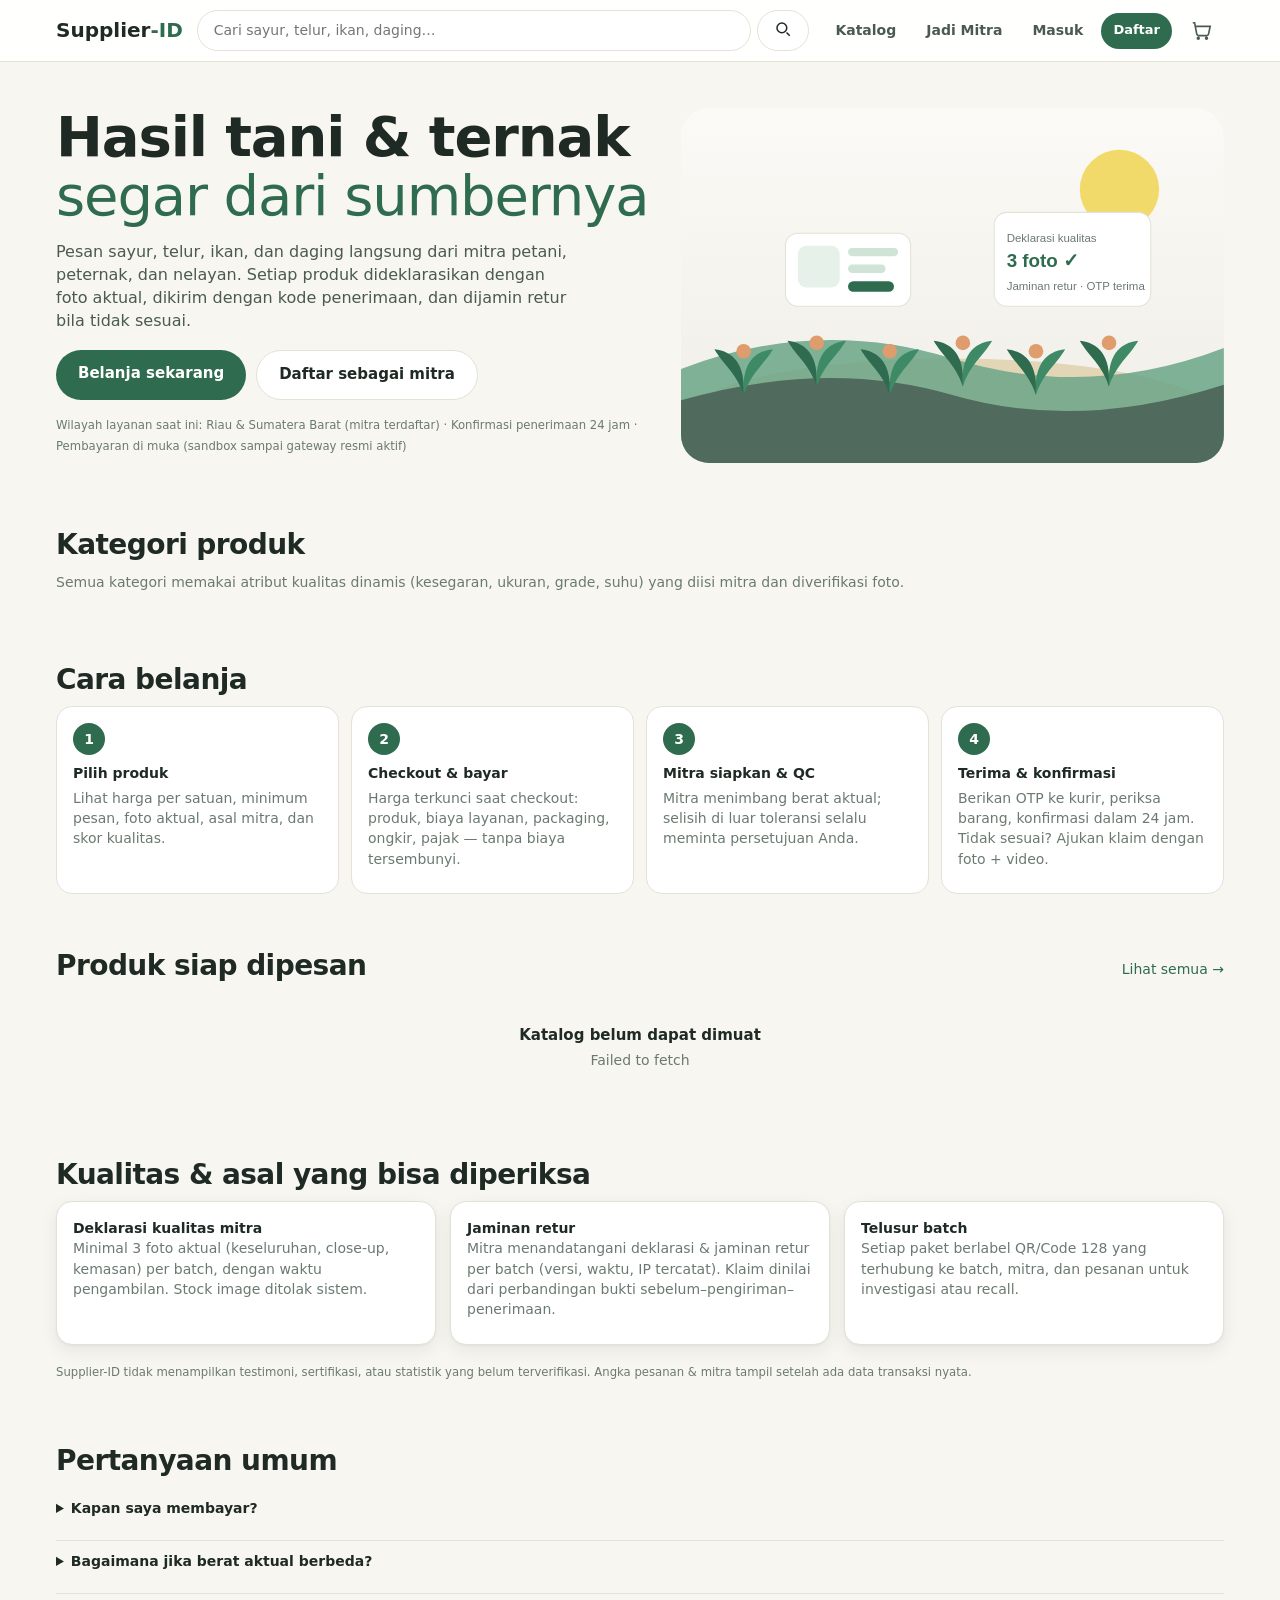
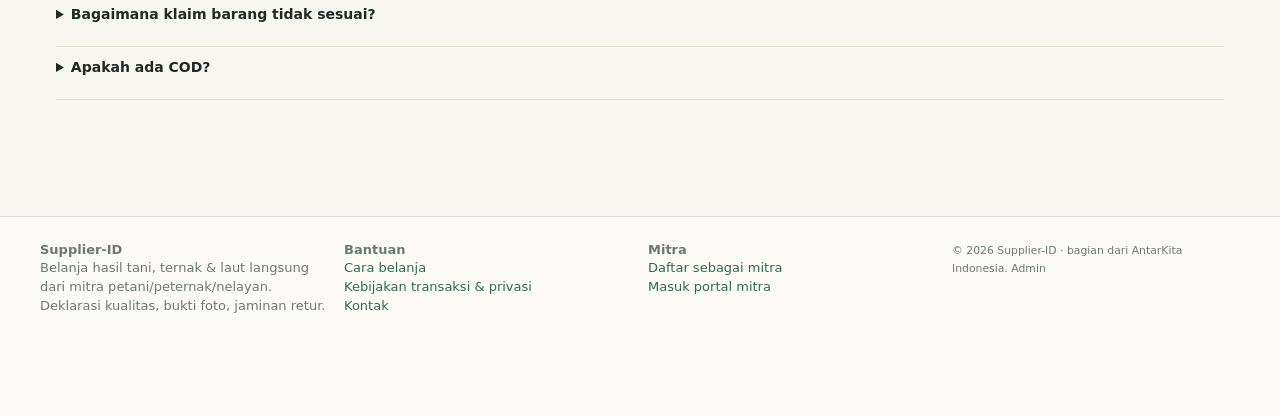
<file: supplier-id/index.html>
<!doctype html>
<html lang="id">
  <head>
    <meta charset="UTF-8" />
    <meta name="viewport" content="width=device-width, initial-scale=1.0, viewport-fit=cover" />
    <meta name="theme-color" content="#2f6b4f" />
    <meta name="description" content="Supplier-ID — belanja hasil tani, ternak & laut segar langsung dari mitra petani, peternak, dan nelayan. Deklarasi kualitas, bukti foto, jaminan retur." />
    <link rel="manifest" href="/supplier-id/manifest.webmanifest" />
    <link rel="icon" href="/supplier-id/icon-192.png" />
    <link rel="apple-touch-icon" href="/supplier-id/icon-192.png" />
    <meta name="apple-mobile-web-app-capable" content="yes" />
    <title>Supplier-ID — Hasil Tani, Ternak & Laut Segar dari Sumbernya</title>
    <script type="module" crossorigin src="/supplier-id/assets/index-D6GzZM7C.js"></script>
    <link rel="stylesheet" crossorigin href="/supplier-id/assets/index-X-u-8vHg.css">
  </head>
  <body>
    <div id="root"></div>
  </body>
</html>
</file>
<file: supplier-id/assets/index-X-u-8vHg.css>
:root{--bg:#f7f6f1;--bg-2:#efede6;--surface:#fff;--surface-2:#fbfaf6;--line:#e4e1d7;--line-2:#d6d2c6;--text:#1f2a24;--text-2:#4a5a50;--muted:#6b7a70;--navy:#282445;--brand:#2f6b4f;--brand-strong:#1f4a35;--brand-2:#e6f1ea;--brand-3:#cfe4d7;--accent:#df9c6c;--accent-2:#fbeee3;--accent-text:#8a4b1e;--danger:#c9533f;--danger-2:#fbe9e5;--warn:#8a6300;--warn-2:#fff6d6;--good:#2f6b4f;--good-2:#e6f1ea;--info:#5e6a94;--info-2:#eceef5;--radius:10px;--radius-lg:16px;--radius-pill:999px;--shadow:0 1px 2px #1f2a240d, 0 6px 18px #1f2a2412;--shadow-lg:0 12px 32px #1f2a241f;--font:"Inter", system-ui, -apple-system, "Segoe UI", Roboto, sans-serif;--fs-xs:11px;--fs-sm:12px;--fs-md:14px;--fs-lg:16px;--fs-xl:20px;--fs-2xl:28px;--fs-hero:clamp(32px, 6vw, 56px);--lh:1.45;--sp-1:4px;--sp-2:8px;--sp-3:12px;--sp-4:16px;--sp-5:24px;--sp-6:32px;--sp-7:48px;--container:1200px;--tap:44px;--icon:20px;font-family:var(--font);font-size:var(--fs-md);line-height:var(--lh);color:var(--text);background:var(--bg)}*{box-sizing:border-box}body{background:var(--bg);margin:0}a{color:var(--brand);text-decoration:none}h1,h2,h3{letter-spacing:-.01em;margin:0 0 8px;font-weight:650}h1{font-size:22px}h2{font-size:18px}h3{font-size:15px}p{margin:0 0 8px}small,.muted{color:var(--muted)}code{background:#eef1ee;border-radius:4px;padding:1px 4px;font-size:12px}.layout{grid-template-columns:232px minmax(0,1fr);min-height:100vh;display:grid}.sidebar{background:var(--brand-strong);color:#d9e8de;height:100vh;padding:18px 14px;position:sticky;top:0;overflow:auto}.sidebar .brand{color:#fff;margin-bottom:4px;font-size:18px;font-weight:800}.sidebar .brand span{color:var(--accent)}.sidebar .role{color:#9fb8a8;margin-bottom:18px;font-size:12px}.sidebar nav a{color:#d9e8de;border-radius:8px;margin-bottom:2px;padding:8px 10px;font-weight:500;display:block}.sidebar nav a.active,.sidebar nav a:hover{color:#fff;background:#ffffff1f}.sidebar .user{color:#b4cbbc;border-top:1px solid #244a34;margin-top:24px;padding-top:12px;font-size:12px}.sidebar .user button{margin-top:8px}.sidebar .user a.small{color:#e8f3ec;background:0 0;margin-top:8px;padding:0;text-decoration:underline;display:block}.sidebar .user a.small.active{color:#fff;font-weight:600}.main{min-width:0;max-width:1400px;padding:22px 26px;overflow-x:clip}.card,.grid>*{min-width:0}.grid.cols-2.wide-left{grid-template-columns:1.5fr 1fr}.page-head{flex-wrap:wrap;justify-content:space-between;align-items:flex-end;gap:12px;margin-bottom:16px;display:flex}.page-head p{color:var(--muted)}.card{background:var(--surface);border:1px solid var(--line);border-radius:var(--radius-lg);box-shadow:var(--shadow);margin-bottom:16px;padding:16px}.card-head{flex-wrap:wrap;justify-content:space-between;align-items:center;gap:12px;margin-bottom:12px;display:flex}.card-actions{flex-wrap:wrap;gap:8px;display:flex}.grid{gap:14px;display:grid}.grid.cols-2{grid-template-columns:repeat(2,minmax(0,1fr))}.grid.cols-3{grid-template-columns:repeat(3,minmax(0,1fr))}.grid.cols-4{grid-template-columns:repeat(4,minmax(0,1fr))}.grid.cols-5{grid-template-columns:repeat(5,minmax(0,1fr))}.stats{grid-template-columns:repeat(auto-fill,minmax(190px,1fr));gap:12px;margin-bottom:16px;display:grid}.stat{background:var(--surface);border:1px solid var(--line);border-radius:var(--radius);padding:12px 14px}.stat-label{color:var(--muted);text-transform:uppercase;letter-spacing:.04em;font-size:12px}.stat-value{font-variant-numeric:tabular-nums;margin-top:4px;font-size:20px;font-weight:700}.stat-hint{color:var(--muted);margin-top:2px;font-size:12px}.stat.good .stat-value{color:var(--good)}.stat.bad .stat-value{color:var(--danger)}.stat.warn .stat-value{color:var(--warn)}.stat.muted .stat-value{color:var(--muted)}table{border-collapse:collapse;width:100%;font-size:13px}th,td{text-align:left;border-bottom:1px solid var(--line);vertical-align:top;padding:8px}th{color:var(--muted);text-transform:uppercase;letter-spacing:.03em;font-size:12px;font-weight:600}td.num,th.num{text-align:right;font-variant-numeric:tabular-nums}tr.total td{border-top:2px solid var(--text);font-weight:700}.table-wrap{overflow:auto}.btn{background:var(--brand);color:#fff;border-radius:var(--radius-pill);cursor:pointer;border:0;min-height:36px;padding:9px 16px;font-size:13px;font-weight:600}.btn.accent{background:var(--accent);color:var(--text)}.btn.block{width:100%}.btn.lg{min-height:var(--tap);padding:13px 22px;font-size:15px}.btn:hover{filter:brightness(1.08)}.btn:disabled{opacity:.55;cursor:not-allowed}.btn.secondary{color:var(--text);border:1px solid var(--line);background:#fff}.btn.danger{background:var(--danger)}.btn.warn{background:var(--accent)}.btn.small{padding:5px 10px;font-size:12px}.async-btn{flex-direction:column;gap:4px;display:inline-flex}.inline-error{color:var(--danger)}.row{flex-wrap:wrap;align-items:center;gap:10px;display:flex}.row.between{justify-content:space-between}.field{flex-direction:column;gap:4px;margin-bottom:10px;display:flex}.field-label{color:var(--muted);font-size:12px;font-weight:600}.field-label em{color:var(--danger);font-style:normal}.field-hint{font-size:11px}input,select,textarea{font:inherit;border:1px solid var(--line);background:#fff;border-radius:8px;width:100%;padding:8px 10px}input[type=checkbox]{width:auto}textarea{resize:vertical;font-family:ui-monospace,SFMono-Regular,Menlo,monospace;font-size:12px}form.inline{grid-template-columns:repeat(auto-fill,minmax(200px,1fr));align-items:end;gap:10px 14px;display:grid}form.inline .field{margin:0}.form-actions{grid-column:1/-1;gap:8px;margin-top:6px;display:flex}.badge{color:var(--text);white-space:nowrap;background:#eef1ee;border-radius:999px;padding:2px 8px;font-size:11px;font-weight:600;display:inline-block}.badge.good{background:var(--good-2);color:var(--good)}.badge.bad{background:var(--danger-2);color:var(--danger)}.badge.warn{background:var(--warn-2);color:var(--warn)}.alert{border:1px solid #0000;border-radius:8px;margin-bottom:12px;padding:10px 12px}.alert.info{background:var(--brand-2);border-color:#bfe0cc}.alert.error{background:var(--danger-2);color:var(--danger);border-color:#f0c4c4}.alert.success{background:var(--good-2);color:var(--good);border-color:#bfe0cc}.alert.warn{background:var(--warn-2);color:var(--warn);border-color:#f2d9a3}.empty{color:var(--muted);padding:8px 0;font-style:italic}.timeline{border-left:2px solid var(--line);margin:0;padding:0;list-style:none}.timeline li{gap:2px;padding:4px 0 10px 14px;display:grid;position:relative}.timeline li:before{content:"";background:var(--brand);border-radius:50%;width:10px;height:10px;position:absolute;top:8px;left:-6px}.timeline time{color:var(--muted);font-size:11px}.gallery{grid-template-columns:repeat(auto-fill,minmax(150px,1fr));gap:10px;display:grid}.gallery figure{border:1px solid var(--line);background:#fafbfa;border-radius:8px;margin:0;overflow:hidden}.gallery img,.gallery video{object-fit:cover;background:#e5ebe6;width:100%;height:110px;display:block}.gallery figcaption{padding:6px 8px;font-size:11px;line-height:1.35}.summary{width:100%}.summary td:last-child{text-align:right;font-variant-numeric:tabular-nums}.summary tr.total td{font-size:16px}.summary tr.discount td:last-child{color:var(--good)}.compare{grid-template-columns:1fr 48px 1fr 48px 1fr;align-items:start;gap:10px;display:grid}.compare .arrow{text-align:center;color:var(--muted);padding-top:60px;font-size:26px}.compare .col{border:1px solid var(--line);background:#fafbfa;border-radius:8px;padding:12px}.compare .col h4{text-transform:uppercase;letter-spacing:.04em;color:var(--muted);margin:0 0 8px;font-size:12px}.kv{grid-template-columns:130px 1fr;gap:3px 8px;font-size:13px;display:grid}.kv dt{color:var(--muted)}.kv dd{margin:0}.barchart svg{width:100%;height:160px;display:block}.barchart rect{fill:var(--brand)}.barchart-labels{color:var(--muted);justify-content:space-between;margin-top:4px;font-size:10px;display:flex}.barchart-labels span{text-align:center;flex:1;overflow:hidden}.json-editor textarea{width:100%}.login{background:linear-gradient(135deg, var(--brand-strong), var(--brand));place-items:center;min-height:100vh;padding:16px;display:grid}.login .card{width:min(480px,100%)}.login .demo{gap:6px;margin-top:12px;display:grid}.login .demo button{text-align:left}.tabs{border-bottom:1px solid var(--line);flex-wrap:wrap;gap:4px;margin-bottom:14px;display:flex}.tabs button{font:inherit;color:var(--muted);cursor:pointer;background:0 0;border:0;border-bottom:2px solid #0000;padding:8px 12px;font-weight:600}.tabs button.active{color:var(--brand);border-color:var(--brand)}.checklist{margin:0;padding:0;list-style:none}.checklist li{padding:4px 0}.checklist li.ok:before{content:"✔ ";color:var(--good)}.checklist li.no:before{content:"✖ ";color:var(--danger)}.steps{flex-wrap:wrap;gap:4px;margin:6px 0 12px;font-size:11px;display:flex}.steps span{color:var(--muted);background:#eef1ee;border-radius:999px;padding:3px 8px}.steps span.done{background:var(--good-2);color:var(--good)}.steps span.now{background:var(--brand);color:#fff}.listing-grid{grid-template-columns:repeat(auto-fill,minmax(240px,1fr));gap:14px;display:grid}.listing{border:1px solid var(--line);border-radius:var(--radius);background:#fff;gap:4px;padding:14px;display:grid}.listing .price{color:var(--brand);font-size:18px;font-weight:700}.declaration-box{border:1px dashed var(--line);white-space:pre-wrap;background:#fafbfa;border-radius:8px;margin-bottom:8px;padding:12px;font-size:13px}.footer-note{color:var(--muted);border-top:1px solid var(--line);margin-top:24px;padding-top:8px;font-size:11px}@media (width<=900px){.layout{grid-template-columns:minmax(0,1fr)}.sidebar{z-index:25;height:auto;padding:10px 12px;position:sticky;top:0}.sidebar .brand{margin:0;font-size:16px;display:inline-block}.sidebar .role{margin:0 0 0 8px;font-size:11px;display:inline-block}.sidebar nav{scrollbar-width:none;gap:4px;margin-top:8px;padding-bottom:2px;display:flex;overflow-x:auto}.sidebar nav a{white-space:nowrap;margin:0;padding:6px 10px;font-size:12px}.sidebar .user{flex-wrap:wrap;align-items:center;gap:8px;margin-top:6px;padding-top:6px;display:flex}.sidebar .user div{display:none}.sidebar .user a.small,.sidebar .user button{margin:0}.hero{grid-template-columns:1fr;padding-top:12px}.hero .art{order:-1;min-height:180px}.grid.cols-2.wide-left,.grid.cols-2,.grid.cols-3,.grid.cols-4,.grid.cols-5,.compare{grid-template-columns:1fr}.compare .arrow{padding:0;transform:rotate(90deg)}}.pub{flex-direction:column;min-height:100vh;display:flex}.topnav{z-index:20;-webkit-backdrop-filter:blur(8px);backdrop-filter:blur(8px);border-bottom:1px solid var(--line);background:#ffffffeb;position:sticky;top:0}.topnav .inner{max-width:var(--container);align-items:center;gap:14px;margin:0 auto;padding:10px 16px;display:flex}.topnav .brand{color:var(--text);white-space:nowrap;font-size:20px;font-weight:800}.topnav .brand span{color:var(--brand)}.topnav .search{flex:1;gap:6px;display:flex}.topnav .search input{border-radius:var(--radius-pill);min-height:40px;padding-left:16px}.topnav .links{align-items:center;gap:6px;display:flex}.topnav .links a{border-radius:var(--radius-pill);color:var(--text-2);align-items:center;min-height:36px;padding:8px 12px;font-weight:600;display:inline-flex}.topnav .links a.active,.topnav .links a:hover{background:var(--brand-2);color:var(--brand)}.cart-btn{position:relative}.cart-btn .count{background:var(--accent);color:var(--text);border-radius:999px;padding:1px 6px;font-size:10px;font-weight:700;position:absolute;top:-4px;right:-2px}.pub main{width:100%;max-width:var(--container);flex:1;margin:0 auto;padding:18px 16px 90px}.pub footer{border-top:1px solid var(--line);background:var(--surface-2);color:var(--muted);padding:24px 16px 100px;font-size:13px}.pub footer .inner{max-width:var(--container);grid-template-columns:repeat(auto-fit,minmax(200px,1fr));gap:16px;margin:0 auto;display:grid}.bottomnav{display:none}@media (width<=768px){.topnav .links a:not(.cart-btn){display:none}.bottomnav{border-top:1px solid var(--line);z-index:30;padding:4px 0 env(safe-area-inset-bottom);background:#fff;grid-template-columns:repeat(5,1fr);display:grid;position:fixed;bottom:0;left:0;right:0}.bottomnav a{color:var(--muted);min-height:var(--tap);flex-direction:column;align-items:center;gap:2px;padding:6px 2px;font-size:10px;display:flex}.bottomnav a.active{color:var(--brand);font-weight:700}.bottomnav a svg{width:22px;height:22px}.main{padding:14px 12px 90px}}.hero{grid-template-columns:1.1fr 1fr;align-items:center;gap:28px;padding:28px 0 36px;display:grid}.hero h1{font-size:var(--fs-hero);letter-spacing:-.02em;margin:0 0 14px;line-height:1.05}.hero h1 span{color:var(--brand);font-weight:400}.hero p.lead{font-size:var(--fs-lg);color:var(--text-2);max-width:520px}.hero .art{background:linear-gradient(160deg, var(--surface-2), var(--bg-2));border-radius:28px;place-items:center;min-height:300px;display:grid;overflow:hidden}.hero .art svg{width:100%;height:auto}.cta-row{flex-wrap:wrap;gap:10px;margin-top:18px;display:flex}.section{padding:26px 0}.section h2{font-size:var(--fs-2xl);letter-spacing:-.02em;margin-bottom:6px}.section .sub{color:var(--muted);margin-bottom:16px}.cat-grid{grid-template-columns:repeat(auto-fill,minmax(150px,1fr));gap:12px;display:grid}.cat-card{background:var(--surface);border:1px solid var(--line);border-radius:var(--radius-lg);color:var(--text);box-shadow:var(--shadow);gap:6px;min-height:96px;padding:16px;display:grid}.cat-card b{font-size:15px}.cat-card small{color:var(--muted)}.cat-card:hover{border-color:var(--brand)}.steps-row{grid-template-columns:repeat(auto-fit,minmax(190px,1fr));gap:12px;display:grid}.step-card{background:var(--surface);border-radius:var(--radius-lg);border:1px solid var(--line);padding:16px}.step-card .n{background:var(--brand);color:#fff;border-radius:50%;place-items:center;width:32px;height:32px;margin-bottom:8px;font-weight:700;display:grid}.faq details{border-bottom:1px solid var(--line);padding:10px 0}.faq summary{cursor:pointer;min-height:32px;font-weight:600}.product-grid{grid-template-columns:repeat(auto-fill,minmax(170px,1fr));gap:12px;display:grid}@media (width<=420px){.product-grid{grid-template-columns:repeat(2,1fr);gap:8px}}.product{background:var(--surface);border:1px solid var(--line);border-radius:var(--radius-lg);color:var(--text);box-shadow:var(--shadow);flex-direction:column;display:flex;overflow:hidden}.product .img{aspect-ratio:1;background:var(--bg-2);color:var(--muted);place-items:center;font-size:12px;display:grid;overflow:hidden}.product .img img{object-fit:cover;width:100%;height:100%}.product .body{gap:3px;padding:10px 10px 12px;display:grid}.product .name{-webkit-line-clamp:2;-webkit-box-orient:vertical;min-height:2.6em;font-weight:600;line-height:1.3;display:-webkit-box;overflow:hidden}.product .price{color:var(--brand);font-size:16px;font-weight:800}.product .price small{color:var(--muted);font-size:11px;font-weight:500}.product .meta{color:var(--muted);flex-wrap:wrap;gap:6px;font-size:11px;display:flex}.product .btn{margin-top:6px}.chips{flex-wrap:wrap;gap:6px;margin-bottom:12px;display:flex;overflow-x:auto}.chip{border:1px solid var(--line);border-radius:var(--radius-pill);cursor:pointer;white-space:nowrap;background:#fff;min-height:32px;padding:6px 12px;font-size:12px}.chip.active{background:var(--brand);color:#fff;border-color:var(--brand)}.skeleton{background:linear-gradient(90deg, var(--bg-2) 25%, #f3f1ea 37%, var(--bg-2) 63%);background-size:400% 100%;border-radius:8px;min-height:14px;animation:1.4s infinite sk}@keyframes sk{0%{background-position:100%}to{background-position:0}}.offline-bar{background:var(--warn-2);color:var(--warn);text-align:center;padding:6px;font-size:12px;font-weight:600}.empty-state{text-align:center;color:var(--muted);padding:32px 12px}.empty-state b{color:var(--text);margin-bottom:4px;font-size:15px;display:block}.order-steps{gap:0;padding:4px 0 10px;display:flex;overflow-x:auto}.order-steps .st{text-align:center;min-width:92px;color:var(--muted);flex:1;font-size:11px;position:relative}.order-steps .st .dot{background:var(--line-2);width:14px;height:14px;box-shadow:0 0 0 1px var(--line-2);border:3px solid #fff;border-radius:50%;margin:0 auto 4px}.order-steps .st.done .dot,.order-steps .st.now .dot{background:var(--brand);box-shadow:0 0 0 1px var(--brand)}.order-steps .st.now{color:var(--brand);font-weight:700}.order-steps .st:before{content:"";background:var(--line);z-index:-1;width:100%;height:2px;position:absolute;top:7px;left:-50%}.order-steps .st:first-child:before{display:none}.countdown{font-variant-numeric:tabular-nums;font-weight:700}.otp-box{letter-spacing:.3em;text-align:center;background:var(--brand-2);border-radius:var(--radius-lg);color:var(--brand);padding:12px;font-size:32px;font-weight:800}.task-card{background:var(--surface);border:1px solid var(--line);border-radius:var(--radius-lg);color:var(--text);grid-template-columns:auto 1fr auto;align-items:center;gap:12px;margin-bottom:8px;padding:12px 14px;display:grid}.task-card .stage{background:var(--brand-2);width:44px;height:44px;color:var(--brand);border-radius:12px;place-items:center;font-size:12px;font-weight:800;display:grid}.task-card.late .stage{background:var(--danger-2);color:var(--danger)}.task-card.action .stage{background:var(--warn-2);color:var(--warn)}.task-card .deadline{color:var(--muted);font-size:11px}.task-card.late .deadline{color:var(--danger);font-weight:700}.scan-box{gap:8px;display:grid}.scan-box input{letter-spacing:.05em;text-transform:uppercase;min-height:var(--tap);font-size:18px}.scan-result{border-radius:var(--radius);padding:10px 12px;font-weight:700}.scan-result.ok{background:var(--good-2);color:var(--good)}.scan-result.rej{background:var(--danger-2);color:var(--danger)}.scan-log{font-size:12px}.scan-log li{border-bottom:1px dashed var(--line);padding:3px 0}video.scanner{border-radius:var(--radius-lg);background:#000;width:100%;max-height:260px}.table-ops{border:1px solid var(--line);border-radius:var(--radius-lg);max-height:70vh;overflow:auto}.table-ops table{min-width:720px}.table-ops thead th{background:var(--surface-2);z-index:1;position:sticky;top:0}.table-ops tr:hover td{background:var(--surface-2)}.toolbar{flex-wrap:wrap;align-items:center;gap:8px;margin-bottom:12px;display:flex}.toolbar input,.toolbar select{width:auto;min-width:140px}.pager{justify-content:flex-end;align-items:center;gap:8px;margin-top:8px;font-size:12px;display:flex}@media (width<=768px){.table-ops.cards table,.table-ops.cards thead{display:none}.table-ops.cards .row-card{border-bottom:1px solid var(--line);gap:4px;padding:10px 12px;font-size:13px;display:grid}}.label-sheet{color:#000;background:#fff}.label-a4{width:100mm;min-height:70mm;font-family:var(--font);page-break-inside:avoid;border:1px solid #000;grid-template-columns:1fr 34mm;gap:3mm;margin:0 0 6mm;padding:4mm;font-size:9pt;display:grid}.label-a4 .title{font-size:12pt;font-weight:800}.label-a4 .big{letter-spacing:.04em;font-size:14pt;font-weight:800}.label-a4 .kv{grid-template-columns:24mm 1fr;gap:1mm 2mm;font-size:8pt;display:grid}.label-thermal{page-break-after:always;border:1px dashed #999;gap:2mm;width:72mm;padding:3mm;font-size:8pt;display:grid}@media print{body{background:#fff}.no-print{display:none!important}.pub main,.main{max-width:none;padding:0}.label-a4{margin:0 0 4mm}@page{margin:8mm}}:focus-visible{outline:3px solid var(--accent);outline-offset:2px}.sr-only{clip:rect(0 0 0 0);width:1px;height:1px;position:absolute;overflow:hidden}
</file>
